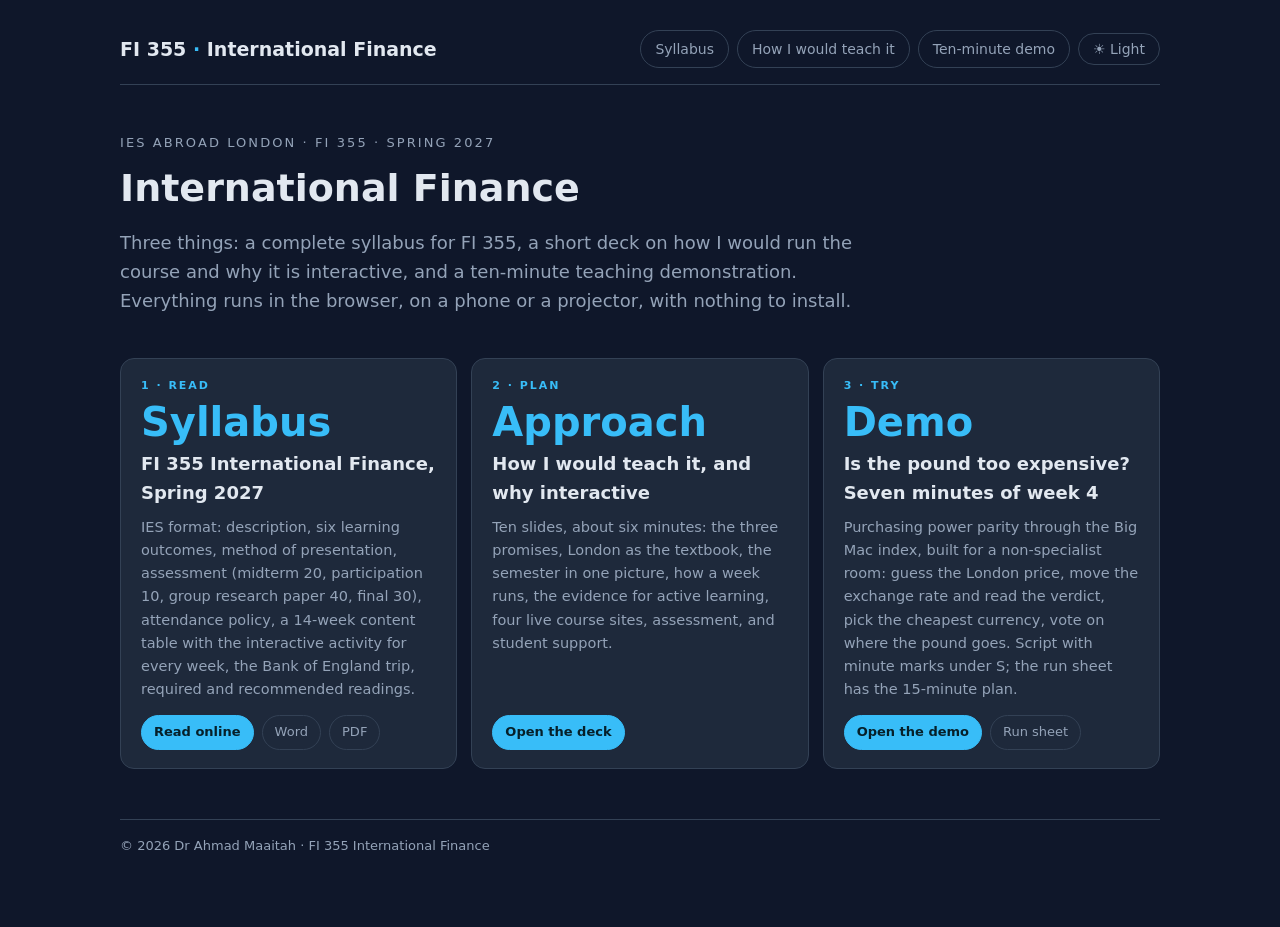
<file: index.html>
<!DOCTYPE html>
<html lang="en">
<head>
<meta charset="utf-8">
<meta name="viewport" content="width=device-width, initial-scale=1">
<title>FI 355 International Finance</title>
<meta name="description" content="FI 355 International Finance at IES Abroad London: a complete syllabus, a short deck on how the course runs and why it is interactive, and a ten-minute interactive teaching demonstration. Dr Ahmad Maaitah.">
<meta name="author" content="Dr Ahmad Maaitah">
<meta name="theme-color" content="#0f172a">
<link rel="icon" href="assets/favicon.svg" type="image/svg+xml">
<link rel="stylesheet" href="assets/css/theme.css">
<style>
  .hero{padding:26px 0 8px}
  .hero h1{font-size:38px}
  .hero .lead{max-width:760px}
  .page .grid.three{grid-template-columns:repeat(auto-fit,minmax(260px,1fr))}
  .three .card{min-height:230px}
  .three .card .big{font-size:40px; font-weight:800; color:var(--accent); line-height:1}
  @media (max-width:720px){ .hero h1{font-size:30px} }
</style>
</head>
<body class="page">
<a class="skip-link" href="#main">Skip to content</a>
<div class="wrap">
  <header class="top">
    <a class="brand" href="index.html">FI 355 <span>&middot;</span> International Finance</a>
    <nav class="links">
      <a href="syllabus/index.html">Syllabus</a>
      <a href="approach/index.html">How I would teach it</a>
      <a href="demo/index.html">Ten-minute demo</a>
      <button type="button" class="btn theme-btn">Light</button>
    </nav>
  </header>

  <main id="main" tabindex="-1">
    <div class="hero">
      <p class="muted" style="margin:0 0 6px; font-size:13px; letter-spacing:.16em; text-transform:uppercase">IES Abroad London &middot; FI 355 &middot; Spring 2027</p>
      <h1>International Finance</h1>
      <p class="lead">Three things: a complete syllabus for FI 355, a short deck on how I would run the course and why it is interactive, and a ten-minute teaching demonstration. Everything runs in the browser, on a phone or a projector, with nothing to install.</p>
    </div>

    <div class="grid three">
      <div class="card">
        <span class="kicker">1 &middot; Read</span>
        <div class="big">Syllabus</div>
        <h3>FI 355 International Finance, Spring 2027</h3>
        <p>IES format: description, six learning outcomes, method of presentation, assessment (midterm 20, participation 10, group research paper 40, final 30), attendance policy, a 14-week content table with the interactive activity for every week, the Bank of England trip, required and recommended readings.</p>
        <div class="meta"><a class="btn primary" href="syllabus/index.html">Read online</a><a class="btn" href="syllabus/FI355-International-Finance-Syllabus-Maaitah.docx">Word</a><a class="btn" href="syllabus/FI355-International-Finance-Syllabus-Maaitah.pdf">PDF</a></div>
      </div>
      <div class="card">
        <span class="kicker">2 &middot; Plan</span>
        <div class="big">Approach</div>
        <h3>How I would teach it, and why interactive</h3>
        <p>Ten slides, about six minutes: the three promises, London as the textbook, the semester in one picture, how a week runs, the evidence for active learning, four live course sites, assessment, and student support.</p>
        <div class="meta"><a class="btn primary" href="approach/index.html">Open the deck</a></div>
      </div>
      <div class="card">
        <span class="kicker">3 &middot; Try</span>
        <div class="big">Demo</div>
        <h3>Is the pound too expensive? Seven minutes of week 4</h3>
        <p>Purchasing power parity through the Big Mac index, built for a non-specialist room: guess the London price, move the exchange rate and read the verdict, pick the cheapest currency, vote on where the pound goes. Script with minute marks under S; the run sheet has the 15-minute plan.</p>
        <div class="meta"><a class="btn primary" href="demo/index.html">Open the demo</a><a class="btn" href="demo/run-sheet.html">Run sheet</a></div>
      </div>
    </div>

    <noscript><p>Without JavaScript the decks still open as plain pages: <a href="syllabus/index.html">syllabus</a>, <a href="approach/index.html">approach</a>, <a href="demo/index.html">demo</a>.</p></noscript>
  </main>

  <footer>&copy; 2026 Dr Ahmad Maaitah &middot; FI 355 International Finance</footer>
</div>
<script src="assets/js/sim-core.js"></script>
<script>SIM.initPage();</script>
</body>
</html>
</file>
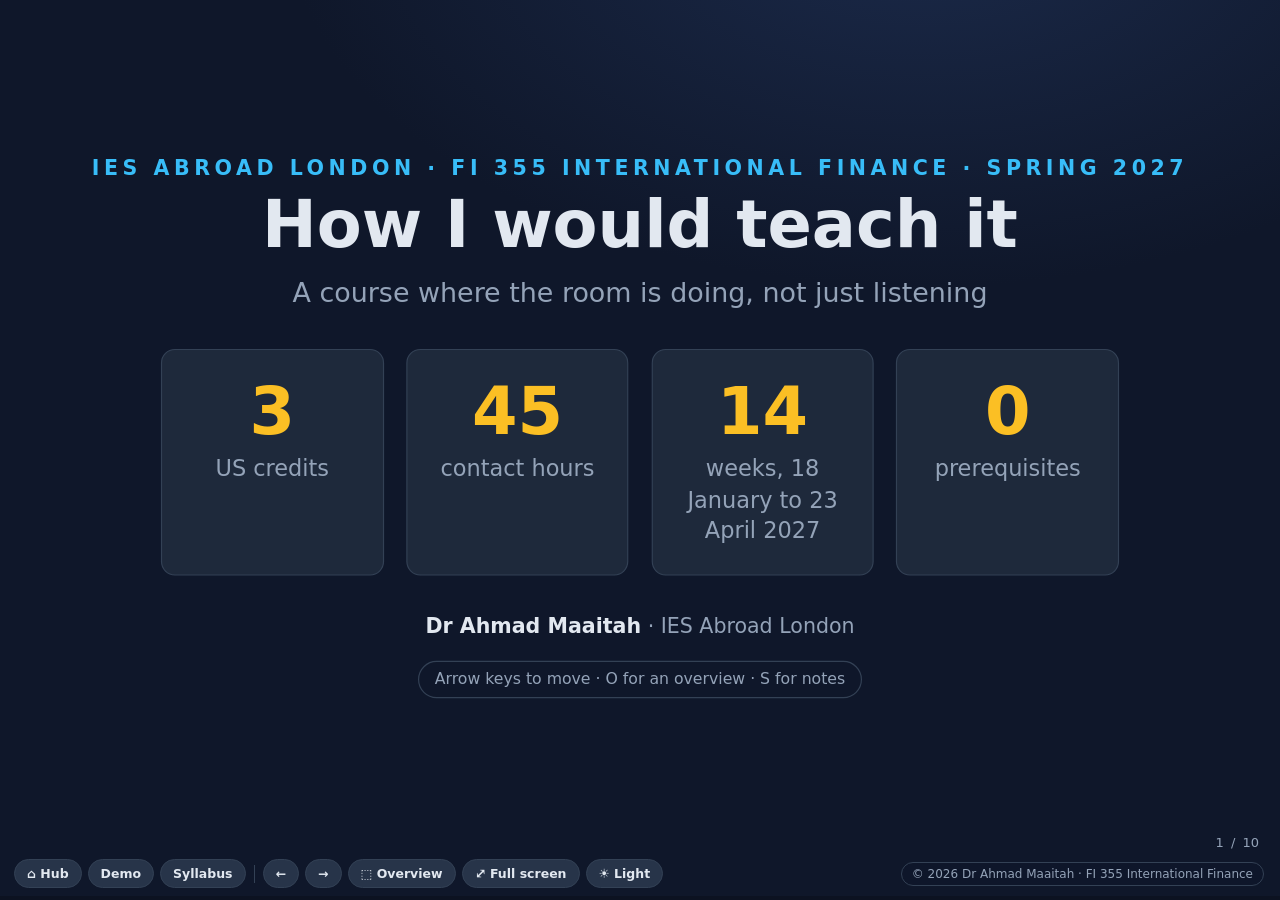
<file: approach/index.html>
<!DOCTYPE html>
<html lang="en">
<head>
<meta charset="utf-8">
<meta name="viewport" content="width=device-width, initial-scale=1">
<title>FI 355 International Finance: how I would teach it</title>
<meta name="description" content="How Dr Ahmad Maaitah would run FI 355 International Finance for IES Abroad London: structure, interactive teaching, assessment and student support.">
<meta name="author" content="Dr Ahmad Maaitah">
<meta name="theme-color" content="#0f172a">
<link rel="icon" href="../assets/favicon.svg" type="image/svg+xml">
<link rel="stylesheet" href="../assets/vendor/reveal/reset.css">
<link rel="stylesheet" href="../assets/vendor/reveal/reveal.css">
<link rel="stylesheet" href="../assets/vendor/reveal/theme/black.css">
<link rel="stylesheet" href="../assets/css/theme.css">
<style>
  .reveal .arc{display:grid; grid-template-columns:2fr 4fr 6fr; gap:.4em; margin:.3em 0 .4em}
  .reveal .arc div{font-size:.5em; text-align:center; color:var(--muted); border-top:3px solid var(--line); padding-top:.3em}
  .reveal .arc div b{display:block; color:var(--ink); font-size:1.1em}
  .reveal .arc .a1{border-top-color:#38bdf8} .reveal .arc .a2{border-top-color:#fbbf24} .reveal .arc .a3{border-top-color:#34d399}
  .reveal .weeks{display:grid; grid-template-columns:repeat(14,1fr); gap:.3em; margin:.2em 0 .5em}
  .reveal .weeks .chip{font-size:.52em; padding:.3em 0; text-align:center; border-radius:10px}
  .reveal .weeks .chip small{display:block; font-size:.72em; color:var(--muted); font-weight:400}
  .reveal .legend{font-size:.48em; color:var(--muted); display:flex; gap:1.2em; justify-content:center; margin:.2em 0}
  .reveal .legend i{display:inline-block; width:.9em; height:.9em; border-radius:3px; vertical-align:middle; margin-right:.3em}
  .reveal .site{display:flex; flex-direction:column}
  .reveal .site a{font-size:.72em; overflow-wrap:anywhere}
  .reveal table.data.assess td:nth-child(2){text-align:center; font-weight:800; color:var(--accent2)}
  .reveal .flow{display:grid; grid-template-columns:1fr 1fr 1fr; gap:.5em}
  .reveal .flow .card{position:relative}
  .reveal .flow .card .t{font-size:.72em; color:var(--accent); letter-spacing:.14em; text-transform:uppercase; font-weight:700}
  .reveal .evidence{display:grid; grid-template-columns:1fr 1fr; gap:.7em; align-items:start}
  .reveal .evidence .panel{font-size:.66em}
</style>
</head>
<body>
<div class="reveal lean"><div class="slides">

<!-- 0 TITLE -->
<section class="center">
  <p class="kicker">IES Abroad London &middot; FI 355 International Finance &middot; Spring 2027</p>
  <h1>How I would teach it</h1>
  <p class="lead">A course where the room is doing, not just listening</p>
  <div class="stats" style="max-width:820px; margin:1em auto">
    <div class="stat"><div class="n">3</div><div class="l">US credits</div></div>
    <div class="stat"><div class="n">45</div><div class="l">contact hours</div></div>
    <div class="stat"><div class="n">14</div><div class="l">weeks, 18 January to 23 April 2027</div></div>
    <div class="stat"><div class="n">0</div><div class="l">prerequisites</div></div>
  </div>
  <p class="meta"><b>Dr Ahmad Maaitah</b> &middot; IES Abroad London</p>
  <p class="keyhint">Arrow keys to move &middot; O for an overview &middot; S for notes</p>
  <aside class="notes"><p>Course facts from the IES Abroad FI 355 course page (3 credits, 45 contact hours, no prerequisites, English); the term runs 18 January to 23 April 2027. Ten slides, about six minutes, then the seven-minute demonstration.</p></aside>
</section>

<!-- 1 PROMISES -->
<section>
  <h2>Three promises to the students</h2>
  <p class="small muted" style="margin-top:0">Upper-level US undergraduates. One semester in London. No prerequisite.</p>
  <div class="cols3">
    <div class="card"><h4>Clarity</h4><p>Every date, reading and rubric on day one. The same rhythm every week.</p></div>
    <div class="card"><h4>Connection</h4><p>Every concept lands on the pound in their pocket and the news that morning.</p></div>
    <div class="card"><h4>Confidence</h4><p>By April: read a quote, price a hedge, test a theory, argue a currency view.</p></div>
  </div>
  <div class="panel tip"><span class="pl">What it needs</span>A projector, a browser and Moodle. Nothing to install.</div>
  <aside class="notes"><p>Who they are: most have one finance or economics course behind them, some have none, so weeks 1 and 2 build the shared language before anything is assumed.</p><p>Clarity: a syllabus with every date, reading and rubric on day one; the Moodle gradebook tells them where they stand within a week of each assessment. Connection: the IES brief is to connect theory to real events; London makes that easy if the course is built for it. Confidence: they leave with a 3,500-word group paper they can show an employer and a transcript grade they understand.</p><p>Keep to 60 seconds. The three words are the spine of everything that follows.</p></aside>
</section>

<!-- 2 LONDON -->
<section>
  <h2>London is the textbook</h2>
  <div class="stats">
    <div class="stat"><div class="n">$9.6tn</div><div class="l">traded in foreign exchange every day</div></div>
    <div class="stat"><div class="n">38%</div><div class="l">of it in the UK, the largest centre</div></div>
    <div class="stat"><div class="n">$4.7tn</div><div class="l">a day through London desks</div></div>
    <div class="stat"><div class="n">89%</div><div class="l">of trades have the dollar on one side</div></div>
  </div>
  <div class="cols">
    <div class="card"><h4>Bank of England Museum, week 3</h4><p>Free entry, two Tube stops away. The anchor for the Black Wednesday case.</p></div>
    <div class="card"><h4>The City walk and the news rota</h4><p>A self-guided walk with questions. One five-minute news briefing per student.</p></div>
  </div>
  <p class="tiny">BIS Triennial Central Bank Survey, April 2025; Bank of England, UK results 2025.</p>
  <aside class="notes"><p>The point for a non-finance room: the students are sitting in the capital of the subject. Nine and a half trillion dollars a day, more than a third of it within two Tube stops of the Centre.</p><p>The visit: Threadneedle Street, the gold bar, the 1992 and 2022 sterling stories, the inflation target; free and bookable. The walk: Bank, Royal Exchange, Lloyd's, with questions to bring to week 5. The rota: every student briefs the room once, from the Financial Times or The Economist that week.</p><p>Sources: BIS press release 30 September 2025 ($9.6 trillion, UK 38 per cent, dollar on 89 per cent of trades); Bank of England summary of UK results 2025 ($4,745 billion a day, 37.8 per cent).</p></aside>
</section>

<!-- 3 SEMESTER PICTURE (interactive) -->
<section class="dense">
  <h2>The semester in one picture</h2>
  <div class="arc"><div class="a1"><b>The system</b>weeks 1 to 2</div><div class="a2"><b>The markets</b>weeks 3 to 6</div><div class="a3"><b>The firm and the world</b>weeks 8 to 13, then the final</div></div>
  <div class="weeks" id="weeks"></div>
  <div class="legend"><span><i style="background:#fbbf24"></i>assessment week</span><span><i style="background:#334155"></i>break</span><span>click any week</span></div>
  <div class="explainer" id="wk-explain"></div>
  <div class="cols3" style="margin-top:.5em">
    <div class="card"><h4>By week 2</h4><p>Read a balance of payments. Explain why a peg breaks.</p></div>
    <div class="card"><h4>By week 6</h4><p>Read a quote. Test parity. Decide whether to hedge.</p></div>
    <div class="card"><h4>By week 13</h4><p>Appraise a project in two currencies. Defend a currency view in writing.</p></div>
  </div>
  <aside class="notes"><p>Click week 4 (the demonstration), week 6 (midterm) and week 13 (paper due). One sentence each. The chips are the whole semester; the syllabus has the readings and the interactive activity for every week. Weights follow the IES course specification: midterm 20, participation 10, group research paper 40, final 30.</p></aside>
</section>

<!-- 4 HOW A WEEK RUNS -->
<section>
  <h2>How a week runs</h2>
  <div class="flow">
    <div class="card"><div class="t">Before class</div><h4>Prepare, 60 to 90 minutes</h4><p>Textbook pages. One current article. A five-question warm-up, not graded.</p></div>
    <div class="card"><div class="t">In class</div><h4>Do: three moves</h4><p><b>Concept</b>, twenty minutes. <b>Interaction</b>: the student changes something. <b>Discussion</b>: the news.</p></div>
    <div class="card"><div class="t">After class</div><h4>Practise</h4><p>A problem set with answers. The project step.</p></div>
  </div>
  <div class="panel def"><span class="pl">Why the same rhythm every week</span>A student new to a city never has to guess what the course wants.</div>
  <aside class="notes"><p>Before: the textbook pages for the week, one article from the Financial Times or The Economist on Moodle, and a warm-up quiz on the course site with instant feedback; it tells me what to spend time on. In class: the concept is worked on the board with one real number; the interaction is a simulation, a poll or a case in pairs; the discussion is the student news briefing and the question of the week. After: worked answers on Moodle and the group project step (topic, data, draft). Everything is posted before the session.</p><p>The one-liner: predictability is a kindness to a student who is 3,000 miles from home.</p></aside>
</section>

<!-- 5 WHY INTERACTIVE -->
<section>
  <h2>Why interactive: the evidence</h2>
  <div class="evidence">
    <div>
      <div class="sim" id="sim-ev">
        <canvas id="cv-ev" width="520" height="230"></canvas>
        <div class="note">Share of students failing, 225 studies. Freeman et al. (2014), <i>PNAS</i>.</div>
      </div>
    </div>
    <div>
      <div class="panel"><span class="pl">The meta-analysis</span>Lecture-only students were <b>1.5 times more likely to fail</b>. Exam scores 6 per cent higher with active learning.</div>
      <div class="panel warn"><span class="pl">The catch</span>Active learners learn more but <b>feel</b> they learn less (Deslauriers et al., 2019). I tell them in week 1.</div>
    </div>
  </div>
  <div class="panel tip"><span class="pl">The rule I build to</span>The student changes something and sees the consequence. Watching me click is not interactive.</div>
  <noscript><div class="sim-fallback">Chart needs JavaScript: it shows failure rates of 34 per cent under lecturing against 22 per cent with active learning (Freeman et al., 2014).</div></noscript>
  <aside class="notes"><p>Freeman et al. (2014), PNAS: 225 studies of undergraduate science, engineering and mathematics courses; failure rates 34 per cent under lecturing against 22 per cent with active learning; exam scores 6 per cent higher. Deslauriers et al. (2019), PNAS: students in active classes learn more but rate their learning lower, so tell them in advance that effort will feel like confusion and they rate the course for what they learned, not how smooth it felt.</p><p>And the subject: finance is a doing discipline; you learn a hedge by placing one and a forecast by making one, safely, in class. In my classroom that means simulations the students drive, live data with the source on the slide, ungraded guesses and votes, and cases from the news. Every session has a moment where the room, not the lecturer, produces the number.</p></aside>
</section>


<!-- 7 BUILT NOT PROMISED -->
<section class="dense">
  <h2>Built, not promised</h2>
  <p class="small muted" style="margin-top:0">Live teaching sites, open to anyone with the link.</p>
  <div class="cols">
    <div class="card site"><h4>MANG2074 Financial Econometrics 1</h4><p>University of Southampton. Simulations, runnable Python and R, quizzes, lab guides.</p><a href="https://ahmad0maaitah.github.io/MANG2074/" target="_blank" rel="noopener">ahmad0maaitah.github.io/MANG2074</a></div>
    <div class="card site"><h4>MANG3095 Research Project in Finance and FinTech</h4><p>University of Southampton. Proposal and dissertation guides with a worked example.</p><a href="https://ahmad0maaitah.github.io/MANG3095/" target="_blank" rel="noopener">ahmad0maaitah.github.io/MANG3095</a></div>
    <div class="card site"><h4>Bloomberg Challenge Hub</h4><p>Career and portfolio simulations: build a portfolio, face a shock, read the result.</p><a href="https://ahmad0maaitah.github.io/bloomberg-challenge-hub/" target="_blank" rel="noopener">ahmad0maaitah.github.io/bloomberg-challenge-hub</a></div>
    <div class="card site"><h4>FinTech Professional Certificate</h4><p>College of Banking and Financial Studies, Muscat. Fifteen lectures, English and Arabic.</p><a href="https://ahmad0maaitah.github.io/FINTECH-CBFS/" target="_blank" rel="noopener">ahmad0maaitah.github.io/FINTECH-CBFS</a></div>
  </div>
  <aside class="notes"><p>Every page is static, works on a phone and can be checked today. Offer to open any of the four on a phone in the room. The MANG2074 site releases content week by week, so some weeks show a lock; the hub and the released weeks are open.</p></aside>
</section>

<!-- 8 ASSESSMENT -->
<section class="dense">
  <h2>Assessment that connects theory to events</h2>
  <table class="data assess">
    <tr><th>Component</th><th>Weight</th><th>Format</th><th>When</th></tr>
    <tr><td>Midterm test</td><td>20%</td><td>Two hours, closed book, weeks 1 to 6</td><td>Week 6</td></tr>
    <tr><td>Participation</td><td>10%</td><td>One news briefing each, plus in-class activities. A rubric, not an impression</td><td>Weekly</td></tr>
    <tr><td>Group research paper</td><td>40%</td><td>3,500 words: one theory, one real event, the analysis between them</td><td>Updates weeks 5 and 8, due week 13</td></tr>
    <tr><td>Final exam</td><td>30%</td><td>Two and a half hours, cumulative, closed book</td><td>Week 14</td></tr>
  </table>
  <div class="cols">
    <div class="panel tip"><span class="pl">Transparent</span>Rubrics in week 1. Mock midterm in week 5. Gradebook within a week.</div>
    <div class="panel warn"><span class="pl">Generative AI</span>Allowed for brainstorming and language, disclosed in one line. Exams are closed book.</div>
  </div>
  <aside class="notes"><p>Weights are the IES course specification; what changes is how each component is run. Participation is one five-minute "FX in the news" briefing per student plus engagement in the activities, scored on a rubric. The paper has two dated status updates with written feedback within a week. The AI line is deliberate: American students expect a stated policy, and a stated policy is enforceable; the analysis must be the group's own.</p><p>The paper is de-risked by design: theory first from a menu of twelve topics in week 3, then two dated updates (week 5 the question and the theory, week 8 the data and a first chart) with written feedback. A group with a question in week 5 and a chart in week 8 cannot fail in week 13. Example topics: parity and the pound after the 2022 mini-budget; the 2024 yen carry-trade unwind; Argentina's peso and the Big Mac; Apple's hedging read from its 10-K.</p></aside>
</section>


<!-- 10 SUPPORT -->
<section class="dense">
  <h2>Supporting students</h2>
  <div class="cols">
    <div class="card"><h4>Structure they recognise</h4><p>Dated syllabus, rubrics, IES letter grades, Moodle updated before every session.</p></div>
    <div class="card"><h4>Access</h4><p>Email answered within one working day.</p></div>
    <div class="card"><h4>Belonging</h4><p>Groups in week 1. The Bank visit in week 3. Every student briefs the room once.</p></div>
    <div class="card"><h4>Honesty</h4><p>Attendance, integrity and AI policies explained with examples in week 1.</p></div>
  </div>
  <div class="panel def"><span class="pl">Experience</span>Module lead, University of Southampton. Executive FinTech programme, Muscat. Mixed cohorts.</div>
  <div class="panel tip"><span class="pl">By week 4</span>Every student has computed a parity rate for something they buy. That session is the demonstration.</div>
  <aside class="notes"><p>Experience with American students and familiarity with US higher-education culture: show them here with the concrete mechanics (syllabus, rubrics, gradebook) rather than a claim. The gradebook is never more than a week behind. Expectations stated early are expectations met. A habit of writing the course down so clearly that a student who missed a week can catch up alone.</p><p>Bridge: "By week 4 every student has computed their own parity rate and the room has argued about whether the pound is too expensive. Let me show you that session the way the students get it." Open the demonstration. First-weeks detail if asked: before day one Moodle is built and the museum visit booked; week 1 forms the groups and opens the currency diary; week 2 is Black Wednesday and defend the peg; week 3 is FX quotes, the arbitrage hunt, the museum and the topic menu.</p></aside>
</section>


<!-- 12 REFERENCES -->
<section>
  <h2>References</h2>
  <ul class="refs">
    <li>Bank for International Settlements (2025) <i>Global FX trading hits $9.6 trillion a day in April 2025 and OTC interest rate derivatives surge 59%</i>. Press release, 30 September. Basel: BIS. Available at: https://www.bis.org/press/p250930.htm (Accessed: 15 October 2026).</li>
    <li>Bank of England (2025) <i>BIS Triennial Survey of foreign exchange and over-the-counter interest rate derivatives markets in April 2025: summary of UK results</i>. London: Bank of England. Available at: https://www.bankofengland.co.uk/-/media/boe/files/statistics/bis-survey/2025/summary-of-uk-survey-results-2025.pdf (Accessed: 15 October 2026).</li>
    <li>Deslauriers, L., McCarty, L.S., Miller, K., Callaghan, K. and Kestin, G. (2019) 'Measuring actual learning versus feeling of learning in response to being actively engaged in the classroom', <i>Proceedings of the National Academy of Sciences</i>, 116(39), pp. 19251 to 19257.</li>
    <li>Eun, C.S., Resnick, B.G. and Chuluun, T. (2024) <i>International Financial Management</i>. 10th edn. New York: McGraw Hill.</li>
    <li>Freeman, S., Eddy, S.L., McDonough, M., Smith, M.K., Okoroafor, N., Jordt, H. and Wenderoth, M.P. (2014) 'Active learning increases student performance in science, engineering, and mathematics', <i>Proceedings of the National Academy of Sciences</i>, 111(23), pp. 8410 to 8415.</li>
    <li>IES Abroad (2026) <i>FI 355 International Finance: course description</i>. Chicago: IES Abroad. Available at: https://iesabroad.org/programs/courses/fi-355-international-finance-0 (Accessed: 15 October 2026).</li>
  </ul>
  <div class="files"><a href="../index.html">Hub</a><a href="../demo/index.html">Demonstration</a><a href="../syllabus/index.html">Syllabus</a></div>
</section>

</div></div>

<script src="../assets/vendor/reveal/reveal.js"></script>
<script src="../assets/vendor/reveal/plugin/notes/notes.js"></script>
<script src="../assets/js/sim-core.js"></script>
<script>
SIM.initDeck({ hub: '../index.html', links: [{ href: '../demo/index.html', label: 'Demo' }, { href: '../syllabus/index.html', label: 'Syllabus' }] });

/* ---------- the semester picture ---------- */
(function () {
  var WEEKS = [
    [1, '18 Jan', 'Why international finance, and why London', 'Currency diary opens: what did your $1,000 buy this week? Groups formed, news-briefing rota agreed.', 'a1'],
    [2, '25 Jan', 'The international monetary system and the balance of payments', 'Case: Black Wednesday 1992. Simulation: defend the peg with reserves and interest rates, and watch them run out.', 'a1'],
    [3, '1 Feb', 'The foreign exchange market: quotes, spot, forward, cross rates', 'Triangular arbitrage hunt with live quotes. Course-related trip: Bank of England Museum. Paper topic menu opens.', 'a2'],
    [4, '8 Feb', 'Parity: purchasing power, interest rates and the Fisher effects; forecasting', 'The Big Mac calculator (the demonstration). Covered interest arbitrage with today\'s rates.', 'a2'],
    [5, '15 Feb', 'Currency futures and options; the carry trade', 'Option payoff builder. Project status update one: the question and the theory. Mock midterm released.', 'a2', 'mark'],
    [6, '22 Feb', 'Managing exposure: transaction, economic and translation; hedge or not', 'Hedge-or-not game with a real invoice. Midterm test (20 per cent).', 'a2', 'mark'],
    [7, '1 Mar', 'Mid-semester break (week confirmed by the IES London calendar)', 'No class. Groups use the week for data collection.', 'brk'],
    [8, '8 Mar', 'International banking and money markets; after LIBOR: SOFR and SONIA', 'Build a bank balance sheet. Project status update two: the data and a first chart.', 'a3', 'mark'],
    [9, '15 Mar', 'International bond and equity markets; portfolio diversification', 'Diversification simulation: move the correlation, watch the risk fall, then add the currency.', 'a3'],
    [10, '22 Mar', 'Foreign direct investment, cost of capital and capital budgeting for the multinational', 'Two-currency project appraisal: the same project, two answers, one decision.', 'a3'],
    [11, '29 Mar', 'Cash management, trade finance, tax and transfer pricing', 'Netting puzzle: cut a multinational\'s payments in half. Letter of credit walk-through.', 'a3'],
    [12, '5 Apr', 'Current topics: digital money, sanctions and the dollar, climate and currencies', 'Student-led: the news briefings become a debate. Paper clinic.', 'a3'],
    [13, '12 Apr', 'Review and integration: the course in one hour', 'Group research paper due (40 per cent). Practice final with answers.', 'a3', 'mark'],
    [14, '19 Apr', 'Final examinations (dates set by IES Abroad London)', 'Final exam (30 per cent), cumulative, closed book.', 'a3', 'mark']
  ];
  var box = document.getElementById('weeks'), ex = document.getElementById('wk-explain'), cur = null;
  function show(w) {
    if (cur) cur.classList.remove('on');
    cur = box.children[w[0] - 1]; cur.classList.add('on');
    ex.innerHTML = '<h4>Week ' + w[0] + ' (' + w[1] + '): ' + w[2] + '</h4><p>' + w[3] + '</p>';
  }
  WEEKS.forEach(function (w) {
    var b = document.createElement('button'); b.type = 'button'; b.className = 'chip' + (w[5] === 'mark' ? ' mark' : '');
    if (w[4] === 'brk') b.style.opacity = '.55';
    b.innerHTML = w[0] + '<small>' + w[1] + '</small>'; b.setAttribute('aria-label', 'Week ' + w[0] + ': ' + w[2]);
    b.addEventListener('click', function () { show(w); });
    box.appendChild(b);
  });
  show(WEEKS[3]);
})();

/* ---------- evidence chart ---------- */
(function () {
  var plot = new SIM.Plot('cv-ev', { xmin: 0, xmax: 1, ymin: 0, ymax: 40, title: 'Share of students failing, per cent', margin: { l: 48, r: 14, t: 30, b: 34 } });
  function draw() {
    var C = SIM.colors;
    plot.clear(); plot.axes({ yticks: 4, yfmt: function (v) { return v + '%'; }, noxticks: true });
    plot.bars([
      { label: 'Traditional lecturing', value: 34, color: C.bad, note: '34%' },
      { label: 'Active learning', value: 22, color: C.good, note: '22%' }
    ], { labelsAtBottom: true, width: 0.5, labelSize: 13, noteSize: 15 });
  }
  SIM.onRedraw(draw); draw();
})();
</script>
</body>
</html>
</file>
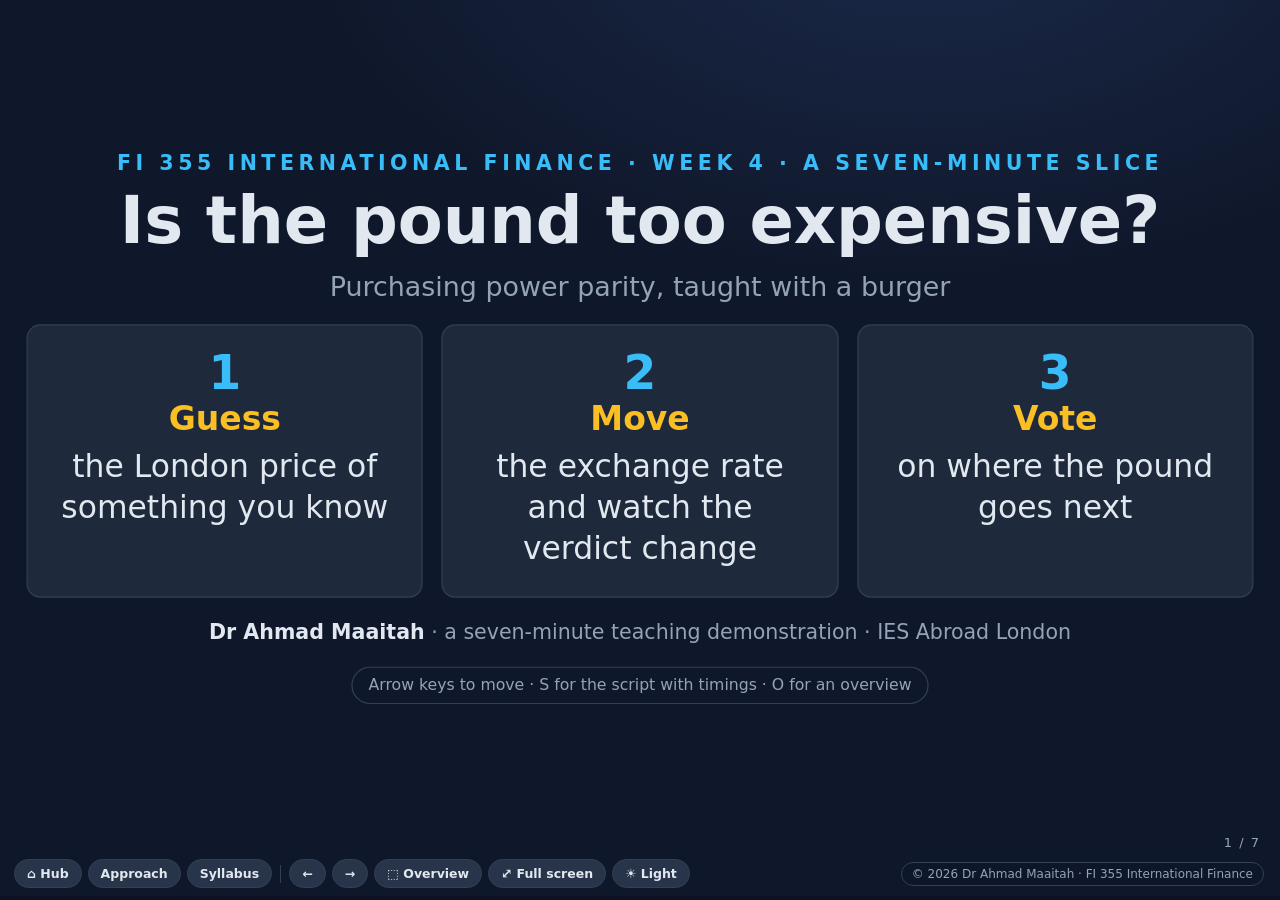
<file: demo/index.html>
<!DOCTYPE html>
<html lang="en">
<head>
<meta charset="utf-8">
<meta name="viewport" content="width=device-width, initial-scale=1">
<title>Is the pound too expensive? A seven-minute slice of FI 355</title>
<meta name="description" content="Seven-minute interactive teaching demonstration for FI 355 International Finance at IES Abroad London: purchasing power parity through the Big Mac index. Dr Ahmad Maaitah.">
<meta name="author" content="Dr Ahmad Maaitah">
<meta name="theme-color" content="#0f172a">
<link rel="icon" href="../assets/favicon.svg" type="image/svg+xml">
<link rel="stylesheet" href="../assets/vendor/reveal/reset.css">
<link rel="stylesheet" href="../assets/vendor/reveal/reveal.css">
<link rel="stylesheet" href="../assets/vendor/reveal/theme/black.css">
<link rel="stylesheet" href="../assets/css/theme.css">
<style>
  .reveal .cols.wide{grid-template-columns:3fr 2fr}
  .reveal .sim.compact{padding:.4em .6em}
  .reveal .ctl label{min-width:0; white-space:nowrap}
  .reveal #ctl-bm-prices .ctl:last-child{flex:1 1 300px}
  .reveal .why{display:grid; grid-template-columns:1fr 1fr; gap:.5em}
  .reveal .why .card{font-size:.8em}
  .reveal .why .card h4{font-size:1.05em}
  .reveal .vote{display:flex; gap:.5em; justify-content:center; margin:.4em 0}
  .reveal .vote button{font:inherit; font-size:.62em; font-weight:700; border-radius:999px; padding:.4em 1.2em; cursor:pointer; background:var(--panel); border:2px solid var(--line); color:var(--ink)}
  .reveal .vote button.on{border-color:var(--accent); color:var(--accent); background:rgba(56,189,248,.12)}
  .reveal .vote .tally{font-family:var(--mono); color:var(--accent2); margin-left:.4em}
  .reveal .steps{display:grid; grid-template-columns:1fr 1fr 1fr; gap:.5em; margin:.5em 0}
  .reveal .steps .card{text-align:center}
  .reveal .steps .card .big{font-size:1.5em}
</style>
</head>
<body>
<div class="reveal lean"><div class="slides">

<!-- 0 TITLE -->
<section class="center">
  <p class="kicker">FI 355 International Finance &middot; Week 4 &middot; a seven-minute slice</p>
  <h1>Is the pound too expensive?</h1>
  <p class="lead">Purchasing power parity, taught with a burger</p>
  <div class="steps">
    <div class="card"><div class="big" style="color:#38bdf8">1</div><h4>Guess</h4><p>the London price of something you know</p></div>
    <div class="card"><div class="big" style="color:#38bdf8">2</div><h4>Move</h4><p>the exchange rate and watch the verdict change</p></div>
    <div class="card"><div class="big" style="color:#38bdf8">3</div><h4>Vote</h4><p>on where the pound goes next</p></div>
  </div>
  <p class="meta"><b>Dr Ahmad Maaitah</b> &middot; a seven-minute teaching demonstration &middot; IES Abroad London</p>
  <p class="keyhint">Arrow keys to move &middot; S for the script with timings &middot; O for an overview</p>
  <aside class="notes">
    <p><b>0:00 to 0:20.</b> Say: "This is week 4 the way the students get it, and this room is exactly the room I would have in January. In the next seven minutes you will guess, move and vote. The only equipment is a browser."</p>
    <p>Everything on these slides runs locally. No login, no wifi needed once the page is open.</p>
  </aside>
</section>

<!-- 1 HOOK -->
<section>
  <h2>You land at Heathrow with $1,000</h2>
  <div class="cols wide">
    <div>
      <div class="sim compact" id="sim-land">
        <canvas id="cv-land" width="620" height="250"></canvas>
        <div class="controls-row" id="ctl-land"></div>
        <div class="note">Month-end rates, dollars per pound. OFX, accessed 15 October 2026.</div>
      </div>
      <noscript><div class="sim-fallback">This chart needs JavaScript. It shows the dollar price of one pound moving between about $1.31 and $1.36 over the past year, so $1,000 bought between roughly £736 and £760.</div></noscript>
    </div>
    <div>
      <p class="small muted" style="margin-top:0">At today's rate your $1,000 becomes</p>
      <div class="bignum" id="land-gbp">&pound;754.77</div>
      <p class="tiny" id="land-rate">1 pound = $1.3249 (OFX interbank, 15 October 2026)</p>
      <div class="panel def"><span class="pl">The question</span>Who decided a pound costs $1.32? <b>Is that the right price?</b></div>
      <p class="tiny">Drag the slider: the same $1,000 at other rates this year.</p>
    </div>
  </div>
  <aside class="notes">
    <p><b>0:20 to 1:20.</b> Ask the room: "Who has changed money for a trip?" Point at the big number. "Every one of our students lives this. The same $1,000 bought £736 in February and £760 in November. Nobody voted on that price; the market set it, nine and a half trillion dollars of trades a day, most of it in this city."</p>
    <p>Move the slider once so the number changes. Then land the question: "Is $1.32 the right price for a pound? Finance has a tool for that and it is a burger."</p>
    <p>Do not explain the chart; it is scenery. The number is the point.</p>
  </aside>
</section>

<!-- 2 GUESS -->
<section>
  <h2>One burger, one price?</h2>
  <p class="small" style="margin-top:0">The <em>law of one price</em>: the same thing costs the same everywhere, once you convert. A Big Mac is the same thing everywhere.</p>
  <div class="cols">
    <div class="card"><h4>New York</h4><p class="big">$6.12</p><p>The Economist, Big Mac index, January 2026.</p></div>
    <div class="card" id="g-london"><h4>London: your guess?</h4><p>At $1.32 per pound the law of one price says <b id="g-fair">&pound;4.62</b>. Does it?</p><p class="tiny">Hands up, then Reveal.</p></div>
  </div>
  <div class="guess" id="guess">
    <button type="button" data-v="3.99">&pound;3.99<span class="tally">0 votes</span></button>
    <button type="button" data-v="4.62">&pound;4.62<span class="tally">0 votes</span></button>
    <button type="button" data-v="5.29" data-ok>&pound;5.29<span class="tally">0 votes</span></button>
    <button type="button" data-v="6.49">&pound;6.49<span class="tally">0 votes</span></button>
  </div>
  <div class="controls-row" style="justify-content:center; font-size:.7em; margin:.2em 0"><button type="button" class="btn primary" id="g-reveal">Reveal</button><button type="button" class="btn" id="g-reset">Reset</button></div>
  <aside class="notes">
    <p><b>1:20 to 2:50.</b> "Same burger, same recipe, same company. If the exchange rate is 'right', the London price should be the New York price divided by the rate: $6.12 divided by 1.32 is £4.62. Hands up: who says £3.99? £4.62? £5.29? £6.49?" Click the tallies as hands go up, then Reveal.</p>
    <p>The answer is £5.29 (The Economist, January 2026). Say: "So London charges 14 per cent more for the same burger. Either the burger is wrong or the exchange rate is. Economists bet on the exchange rate, and that is purchasing power parity: the rate that would make the burger cost the same in both places."</p>
    <p>If someone picks £4.62, celebrate it: "That is exactly what the theory predicts. Reality disagrees, and the gap is today's lesson."</p>
  </aside>
</section>

<!-- 3 CALCULATOR -->
<section class="dense">
  <h2>The Big Mac calculator</h2>
  <div class="sim" id="sim-bm">
    <div class="controls-row" id="ctl-bm-prices"></div>
    <div class="controls-row" id="ctl-bm"></div>
    <canvas id="cv-bm" width="900" height="225"></canvas>
    <div class="verdict" id="bm-verdict">&nbsp;</div>
    <div class="note">Prices: The Economist, January 2026 (editable). Rate: OFX, 15 October 2026. <em>PPP rate</em> = US price &divide; London price.</div>
  </div>
  <noscript><div class="sim-fallback">This simulation needs JavaScript. With a $6.12 burger in the US and a £5.29 burger in London, the purchasing power parity rate is $1.16 per pound. At a market rate of $1.32 the pound is about 14 per cent overvalued: a dollar buys less burger in London than at home.</div></noscript>
  <aside class="notes">
    <p><b>2:50 to 5:00.</b> The centrepiece; give it the time. Walk through the three numbers once: "US price $6.12. London price £5.29. Divide: $1.16 per pound. That is the burger's opinion of what a pound should cost. The market says $1.32. The pound is 14 per cent overvalued: your dollars buy less burger here than at home."</p>
    <p>Hand the slider to someone in the room, or do it yourself: drag to 1.16 ("fair value, the verdict goes green"), drag to 1.00 ("now London is the bargain, and American tourists flood in"), drag to 1.50 ("a dollar buys almost nothing here"). Press the Today button to return.</p>
    <p>Point out for the room: "This is what interactive means in my classroom. The student changes a number and the picture answers. Nobody is copying a formula from a slide; they are using one."</p>
    <p>If a new Economist edition is out, type the new prices into the two boxes live; the whole slide recomputes.</p>
  </aside>
</section>

<!-- 4 WORLD + QUIZ -->
<section class="dense">
  <h2>The world in burgers</h2>
  <div class="cols wide">
    <div>
      <div class="sim compact">
        <canvas id="cv-world" width="600" height="300"></canvas>
        <div class="note">Currency over (+) or under (&minus;) valued against the dollar. The Economist, January 2026.</div>
      </div>
      <noscript><div class="sim-fallback">Chart needs JavaScript. Most overvalued: Swiss franc (+48%). Most undervalued among the ten shown: Indian rupee (&minus;59%), then the Japanese yen (&minus;50%).</div></noscript>
    </div>
    <div class="quiz">
      <div class="q">Where does a dollar buy the most burger?</div>
      <div class="opt">Swiss franc</div>
      <div class="opt">Euro</div>
      <div class="opt" data-ok>Japanese yen</div>
      <div class="opt">British pound</div>
      <div class="explain">Tokyo &yen;480 is about $3.03: the yen is 50 per cent undervalued. Zurich CHF 7.30 is about $9.08.</div>
    </div>
  </div>
  <aside class="notes">
    <p><b>5:00 to 6:10.</b> "Same exercise, fifty countries, one chart. Green bars are cheap for a dollar-holder; red bars are expensive. Quiz: where does a dollar buy the most burger?" Let the room choose; the correct option lights up green, a wrong one red, and the explanation appears.</p>
    <p>Then the pattern: "Look at who is red: Switzerland, Norway, Britain, the euro area. Rich places. Look at who is green: India, Japan, China, Brazil. The index is not random, which is the clue to why the pound does not simply fall to $1.16."</p>
  </aside>
</section>

<!-- 5 VOTE AND THE IDEA -->
<section>
  <h2>So why doesn't the pound just fall to $1.16?</h2>
  <div class="cols">
    <div class="card"><h4>Money moves faster than menus</h4><p><b>$9.6 trillion a day</b> of currency trading (BIS, 2025). Burger prices change twice a year.</p></div>
    <div class="card"><h4>A compass, not a clock</h4><p>Parity says where fair is, not when you get there.</p></div>
  </div>
  <p class="small" style="margin-top:.5em"><b>Vote:</b> by April, will a pound cost <em>less</em> than $1.32?</p>
  <div class="vote" id="vote">
    <button type="button" data-k="less">Less <span class="tally">0</span></button>
    <button type="button" data-k="same">About the same <span class="tally">0</span></button>
    <button type="button" data-k="more">More <span class="tally">0</span></button>
  </div>
  <div class="panel def" style="margin-top:.6em"><span class="pl">The idea</span>Exchange rates wander; prices anchor. <b>Purchasing power parity</b> is the rate at which the same goods cost the same in two countries.</div>
  <aside class="notes">
    <p><b>6:10 to 7:00.</b> Two reasons, one line each: money trades $9.6 trillion a day, 38 per cent of it in the UK, and moves in seconds while menus change twice a year; parity is a compass, not a clock, so it says where fair is, not when you arrive. If asked for more: no burger arbitrage across borders, and rent, wages and VAT sit inside the price (the Balassa-Samuelson effect).</p>
    <p>The vote: click the tallies as hands go up. Landing line: "You have just made a currency forecast. Parity gave you a target, $1.16; your instinct gave you a timing. Separating the two is the rest of week 4, and the group project." Then read the idea panel slowly and close: "Three things you saw: a guess, a slider and a vote. Every week of the course runs this way. Students leave with a number they computed themselves, not a definition they copied." Homework, if asked: price something you buy in London and at home, compute your own parity rate, post it on Moodle. Stop at 7:00 and open the syllabus from the toolbar.</p>
  </aside>
</section>

<!-- 7 REFERENCES -->
<section>
  <h2>References</h2>
  <ul class="refs">
    <li>Bank for International Settlements (2025) <i>Global FX trading hits $9.6 trillion a day in April 2025 and OTC interest rate derivatives surge 59%</i>. Press release, 30 September. Basel: BIS. Available at: https://www.bis.org/press/p250930.htm (Accessed: 15 October 2026).</li>
    <li>Bank of England (2025) <i>BIS Triennial Survey of foreign exchange and over-the-counter interest rate derivatives markets in April 2025: summary of UK results</i>. London: Bank of England. Available at: https://www.bankofengland.co.uk/-/media/boe/files/statistics/bis-survey/2025/summary-of-uk-survey-results-2025.pdf (Accessed: 15 October 2026).</li>
    <li>Eun, C.S., Resnick, B.G. and Chuluun, T. (2024) <i>International Financial Management</i>. 10th edn. New York: McGraw Hill. Chapter 6, International parity relationships and forecasting foreign exchange rates.</li>
    <li>OFX (2026) <i>GBP to USD exchange rate and historical rates</i>. Available at: https://www.ofx.com/en-hk/exchange-rates/gbp-to-usd/ (Accessed: 15 October 2026).</li>
    <li>Rogoff, K. (1996) 'The purchasing power parity puzzle', <i>Journal of Economic Literature</i>, 34(2), pp. 647 to 668.</li>
    <li>The Economist (2026) <i>The Big Mac index</i>, January 2026 edition. London: The Economist. Available at: https://www.economist.com/big-mac-index (Accessed: 15 October 2026, via the published country tables).</li>
  </ul>
  <p class="tiny">Every figure on these slides comes from the sources above. The prices and the rate on slide 4 are editable for the latest edition.</p>
  <div class="files"><a href="../index.html">Hub</a><a href="../approach/index.html">How I would teach the module</a><a href="../syllabus/index.html">Syllabus</a></div>
</section>

</div></div>

<script src="../assets/vendor/reveal/reveal.js"></script>
<script src="../assets/vendor/reveal/plugin/notes/notes.js"></script>
<script src="../assets/js/sim-core.js"></script>
<script>
SIM.initDeck({ hub: '../index.html', links: [{ href: '../approach/index.html', label: 'Approach' }, { href: '../syllabus/index.html', label: 'Syllabus' }] });

/* ---------- shared data (every number sourced on the slides) ---------- */
var RATE_TODAY = 1.3249;                 /* OFX interbank, 15 Oct 2026 */
var US_PRICE = 6.12, UK_PRICE = 5.29;    /* The Economist, Big Mac index, January 2026 */
var HISTORY = [                           /* OFX month-end, USD per GBP */
  ['Nov 25', 1.3150], ['Dec 25', 1.3387], ['Jan 26', 1.3514], ['Feb 26', 1.3580], ['Mar 26', 1.3340], ['Apr 26', 1.3444],
  ['May 26', 1.3491], ['Jun 26', 1.3322], ['Jul 26', 1.3383], ['Aug 26', 1.3539], ['Sep 26', 1.3420], ['Oct 26', 1.3249]
];
var WORLD = [                             /* The Economist, January 2026, raw index vs USD */
  ['Swiss', 48.4], ['Norway', 22.8], ['UK', 15.7], ['Euro', 15.3], ['Mexico', 0.8],
  ['Canada', -9.4], ['Brazil', -27.3], ['China', -40.2], ['Japan', -50.5], ['India', -58.9]
];

/* ---------- slide 1: landing money ---------- */
(function () {
  var rate = RATE_TODAY, dollars = 1000;
  var ctl = document.getElementById('ctl-land');
  var plot = new SIM.Plot('cv-land', { xmin: 0, xmax: HISTORY.length - 1, ymin: 1.28, ymax: 1.38, title: 'Dollars per pound, month-end', margin: { l: 56, r: 14, t: 30, b: 34 } });
  function draw() {
    var C = SIM.colors;
    plot.clear();
    plot.axes({ yticks: 5, yfmt: function (v) { return '$' + v.toFixed(2); }, xticks: HISTORY.length - 1, xfmt: function (v) { var i = Math.round(v); return (i % 2 === 0 || i === HISTORY.length - 1) ? HISTORY[i][0] : ''; } });
    var xs = [], ys = [];
    HISTORY.forEach(function (h, i) { xs.push(i); ys.push(h[1]); });
    plot.line(xs, ys, { color: C.accent, width: 2.5 });
    xs.forEach(function (x, i) { plot.ctx.fillStyle = C.accent; plot.ctx.beginPath(); plot.ctx.arc(plot.xpix(x), plot.ypix(ys[i]), 3.2, 0, 6.3); plot.ctx.fill(); });
    plot.hline(rate, { color: C.accent2, label: 'slider: $' + rate.toFixed(3) });
    document.getElementById('land-gbp').innerHTML = '&pound;' + SIM.fmt.money(dollars / rate, '', 2);
    document.getElementById('land-rate').textContent = rate === RATE_TODAY ? '1 pound = $1.3249 (OFX interbank, 15 October 2026, 05:04 UTC)' : '1 pound = $' + rate.toFixed(3) + ' (slider value; today is $1.3249)';
  }
  var sl = SIM.slider(ctl, { label: '$ per pound', min: 1.00, max: 1.60, step: 0.005, value: rate, fmt: function (v) { return '$' + v.toFixed(3); } }, function (v) { rate = v; draw(); });
  SIM.button(ctl, 'Today', function () { sl.setExact(RATE_TODAY); });
  SIM.onRedraw(draw); draw();
})();

/* ---------- slide 2: guess ---------- */
(function () {
  var box = document.getElementById('guess'), card = document.getElementById('g-london'), revealed = false;
  var btns = Array.prototype.slice.call(box.querySelectorAll('button'));
  var tally = btns.map(function () { return 0; });
  document.getElementById('g-fair').innerHTML = '&pound;' + (US_PRICE / RATE_TODAY).toFixed(2);
  var question = card.innerHTML;   /* the answer replaces the question in the same card, so the slide never grows */
  btns.forEach(function (b, i) { b.addEventListener('click', function () { if (revealed) return; tally[i]++; b.querySelector('.tally').textContent = tally[i] + (tally[i] === 1 ? ' vote' : ' votes'); }); });
  document.getElementById('g-reveal').addEventListener('click', function () {
    revealed = true;
    btns.forEach(function (b) { b.classList.add(b.hasAttribute('data-ok') ? 'hit' : 'miss'); });
    var over = (UK_PRICE * RATE_TODAY / US_PRICE - 1) * 100;
    card.innerHTML = '<h4>London</h4><p class="big" style="color:var(--bad)">&pound;' + UK_PRICE.toFixed(2) + '</p><p>That is <b>$' + (UK_PRICE * RATE_TODAY).toFixed(2) + '</b> at $' + RATE_TODAY.toFixed(2) + ': ' + over.toFixed(1) + ' per cent more than New York.</p>';
  });
  document.getElementById('g-reset').addEventListener('click', function () {
    revealed = false; tally = btns.map(function () { return 0; });
    btns.forEach(function (b) { b.classList.remove('hit', 'miss'); b.querySelector('.tally').textContent = '0 votes'; });
    card.innerHTML = question;
  });
})();

/* ---------- slide 3: the calculator ---------- */
(function () {
  var us = US_PRICE, uk = UK_PRICE, rate = RATE_TODAY;
  var pc = document.getElementById('ctl-bm-prices'), ctl = document.getElementById('ctl-bm'), verdict = document.getElementById('bm-verdict');
  var plot = new SIM.Plot('cv-bm', { xmin: 0, xmax: 1, ymin: 0, ymax: 10, title: 'What one Big Mac costs, in US dollars', margin: { l: 56, r: 190, t: 30, b: 30 } });
  function draw() {
    var C = SIM.colors, ppp = us / uk, ukd = uk * rate, dev = (rate / ppp - 1) * 100;
    plot.ymax = Math.max(10, Math.ceil(Math.max(us, ukd) + 1));
    plot.clear();
    plot.axes({ yticks: 5, yfmt: function (v) { return '$' + v.toFixed(0); }, noxticks: true });
    var ukColor = dev > 2 ? C.bad : (dev < -2 ? C.good : C.accent2);
    plot.bars([
      { label: 'US burger', value: us, color: C.accent, note: '$' + us.toFixed(2) },
      { label: 'London burger at $' + rate.toFixed(2) + ' per pound', value: ukd, color: ukColor, note: '$' + ukd.toFixed(2) }
    ], { labelsAtBottom: true, width: 0.5, labelSize: 13, noteSize: 14 });
    plot.hline(us, { color: C.accent, dash: [4, 4], width: 1 });
    /* side panel with the three numbers */
    var x = plot.W - plot.m.r + 14, y = plot.m.t + 6;
    plot.text(x, y + 12, 'PPP rate', { color: C.text, size: 12 });
    plot.text(x, y + 34, '$' + ppp.toFixed(3) + ' per £', { color: C.accent2, size: 17, weight: 800 });
    plot.text(x, y + 60, 'Market rate', { color: C.text, size: 12 });
    plot.text(x, y + 82, '$' + rate.toFixed(3) + ' per £', { color: C.ink, size: 17, weight: 800 });
    plot.text(x, y + 108, 'Pound vs parity', { color: C.text, size: 12 });
    plot.text(x, y + 130, Math.abs(dev) < 0.05 ? '0.0%' : SIM.fmt.pct(dev, 1), { color: ukColor, size: 20, weight: 800 });
    plot.text(x, y + 150, '= market ÷ PPP − 1', { color: C.muted, size: 11, weight: 400 });
    var cls = Math.abs(dev) <= 2 ? 'good' : (dev > 0 ? 'bad' : 'mid');
    var msg;
    if (Math.abs(dev) <= 2) msg = 'At $' + rate.toFixed(2) + ' the pound is <b>at fair value</b>: the burger costs the same on both sides of the Atlantic.';
    else if (dev > 0) msg = 'The pound is <b>overvalued by ' + dev.toFixed(1) + ' per cent</b>: your dollars buy less burger in London than at home. London is the expensive side.';
    else msg = 'The pound is <b>undervalued by ' + Math.abs(dev).toFixed(1) + ' per cent</b>: London is the bargain, and American visitors get more burger for their dollars.';
    verdict.className = 'verdict ' + cls; verdict.innerHTML = msg;
  }
  SIM.number(pc, { label: 'US price $', value: us, step: 0.01, min: 0.5 }, function (v) { us = v; draw(); });
  SIM.number(pc, { label: 'London price £', value: uk, step: 0.01, min: 0.5 }, function (v) { uk = v; draw(); });
  var sl = SIM.slider(pc, { label: 'Rate $ per £', min: 1.00, max: 1.60, step: 0.005, value: rate, fmt: function (v) { return '$' + v.toFixed(3); } }, function (v) { rate = v; draw(); });
  SIM.button(ctl, 'Today $1.32', function () { sl.setExact(RATE_TODAY); });
  SIM.button(ctl, 'Fair value', function () { sl.setExact(us / uk); });   /* exactly parity: market / PPP = 1 */
  SIM.button(ctl, 'Dollar strong $1.10', function () { sl.set(1.10); });
  SIM.button(ctl, 'Pound strong $1.50', function () { sl.set(1.50); });
  SIM.onRedraw(draw); draw();
})();

/* ---------- slide 4: the world ---------- */
(function () {
  var plot = new SIM.Plot('cv-world', { xmin: 0, xmax: 1, ymin: -70, ymax: 70, title: 'Raw Big Mac index, January 2026: currency vs US dollar', margin: { l: 50, r: 10, t: 30, b: 34 } });
  function draw() {
    var C = SIM.colors;
    plot.clear();
    plot.axes({ yticks: 14, yfmt: function (v) { var r = Math.round(v); return (r % 20 === 0 || r === -70 || r === 70) ? (r > 0 ? '+' : '') + r + '%' : ''; }, noxticks: true });
    plot.hline(0, { color: C.axis, dash: [], width: 1.5 });
    plot.bars(WORLD.map(function (w) { return { label: w[0], value: w[1], color: w[1] > 0 ? C.bad : C.good, note: (w[1] > 0 ? '+' : '−') + Math.abs(w[1]).toFixed(0), noteColor: C.ink }; }), { labelsAtBottom: true, width: 0.6, labelSize: 11, noteSize: 11.5 });
    plot.legend([{ label: 'dear for a dollar-holder (overvalued)', color: C.bad }, { label: 'cheap for a dollar-holder (undervalued)', color: C.good }], { dx: 250, dy: 4 });
  }
  SIM.onRedraw(draw); draw();
})();

/* ---------- slide 5: the vote ---------- */
(function () {
  var box = document.getElementById('vote'), t = {};
  box.querySelectorAll('button').forEach(function (b) { t[b.dataset.k] = 0; b.addEventListener('click', function () { t[b.dataset.k]++; b.querySelector('.tally').textContent = t[b.dataset.k]; b.classList.add('on'); }); });
})();
</script>
</body>
</html>
</file>
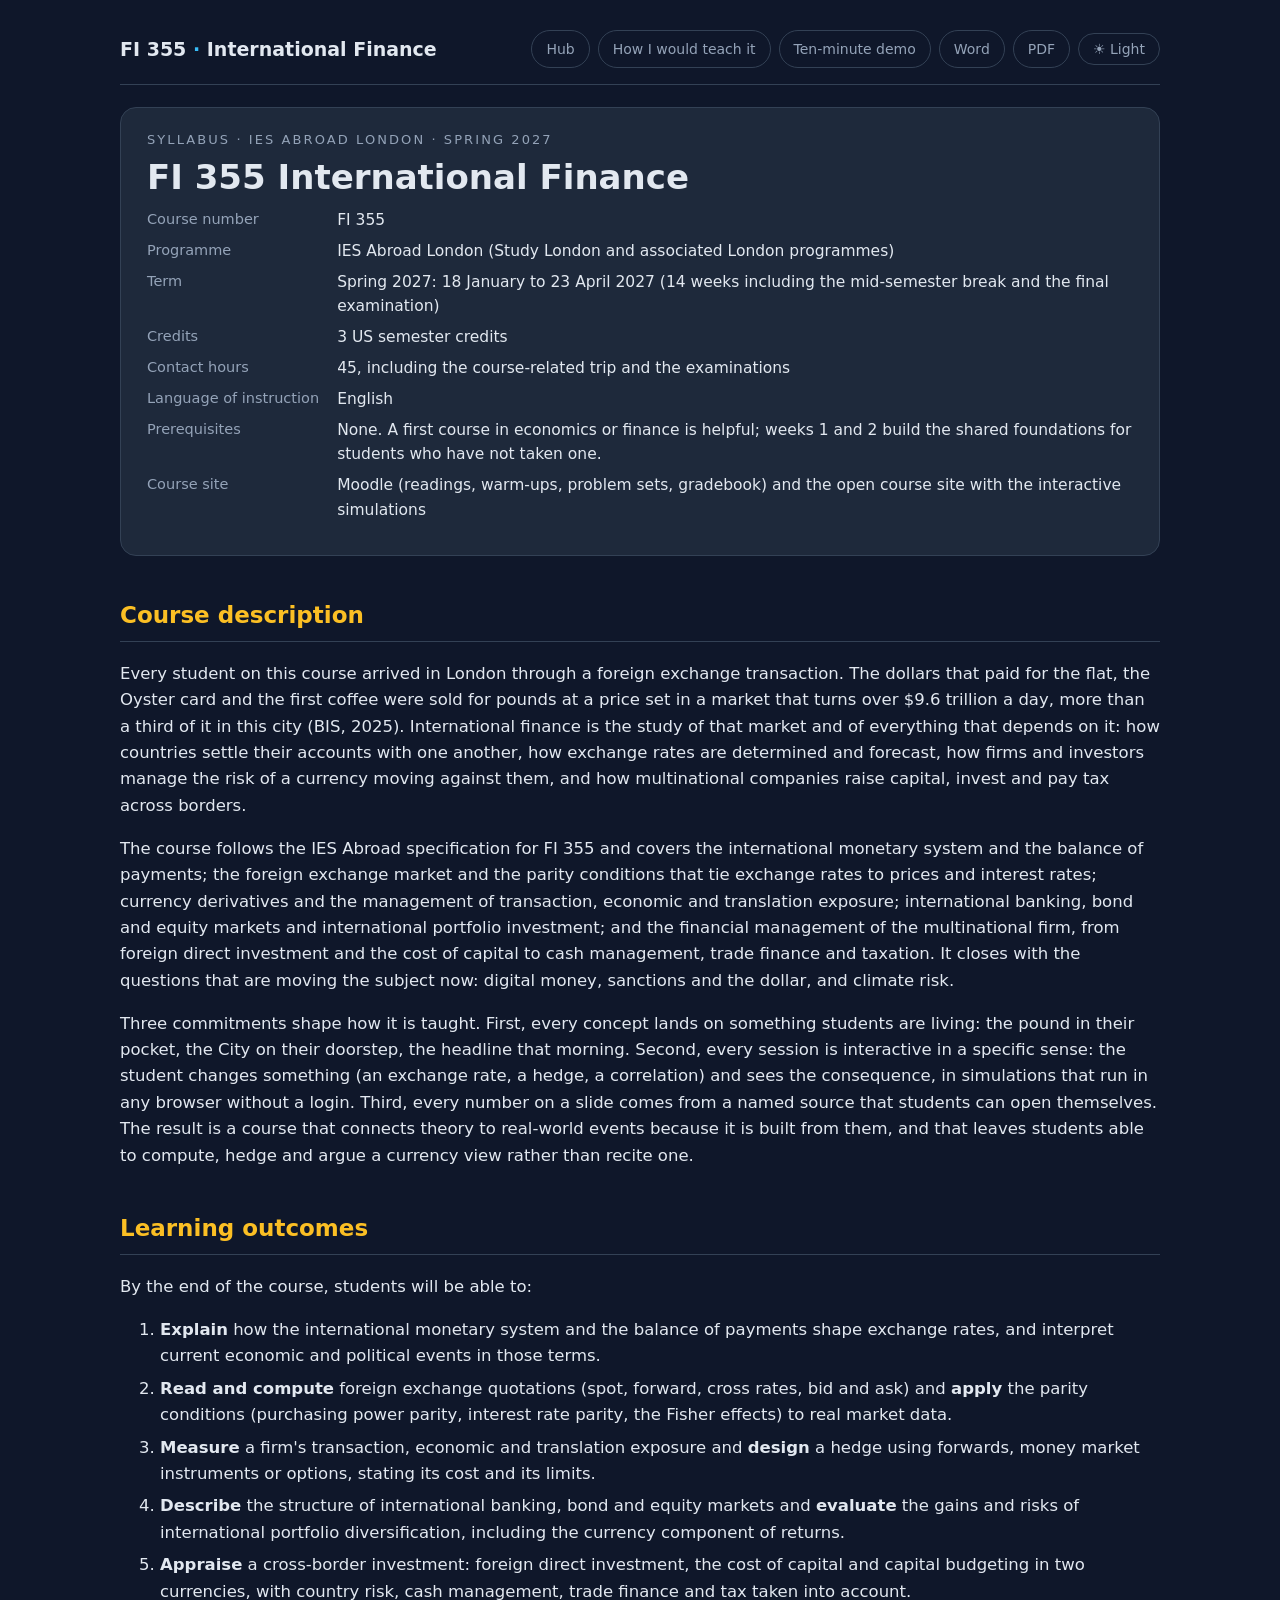
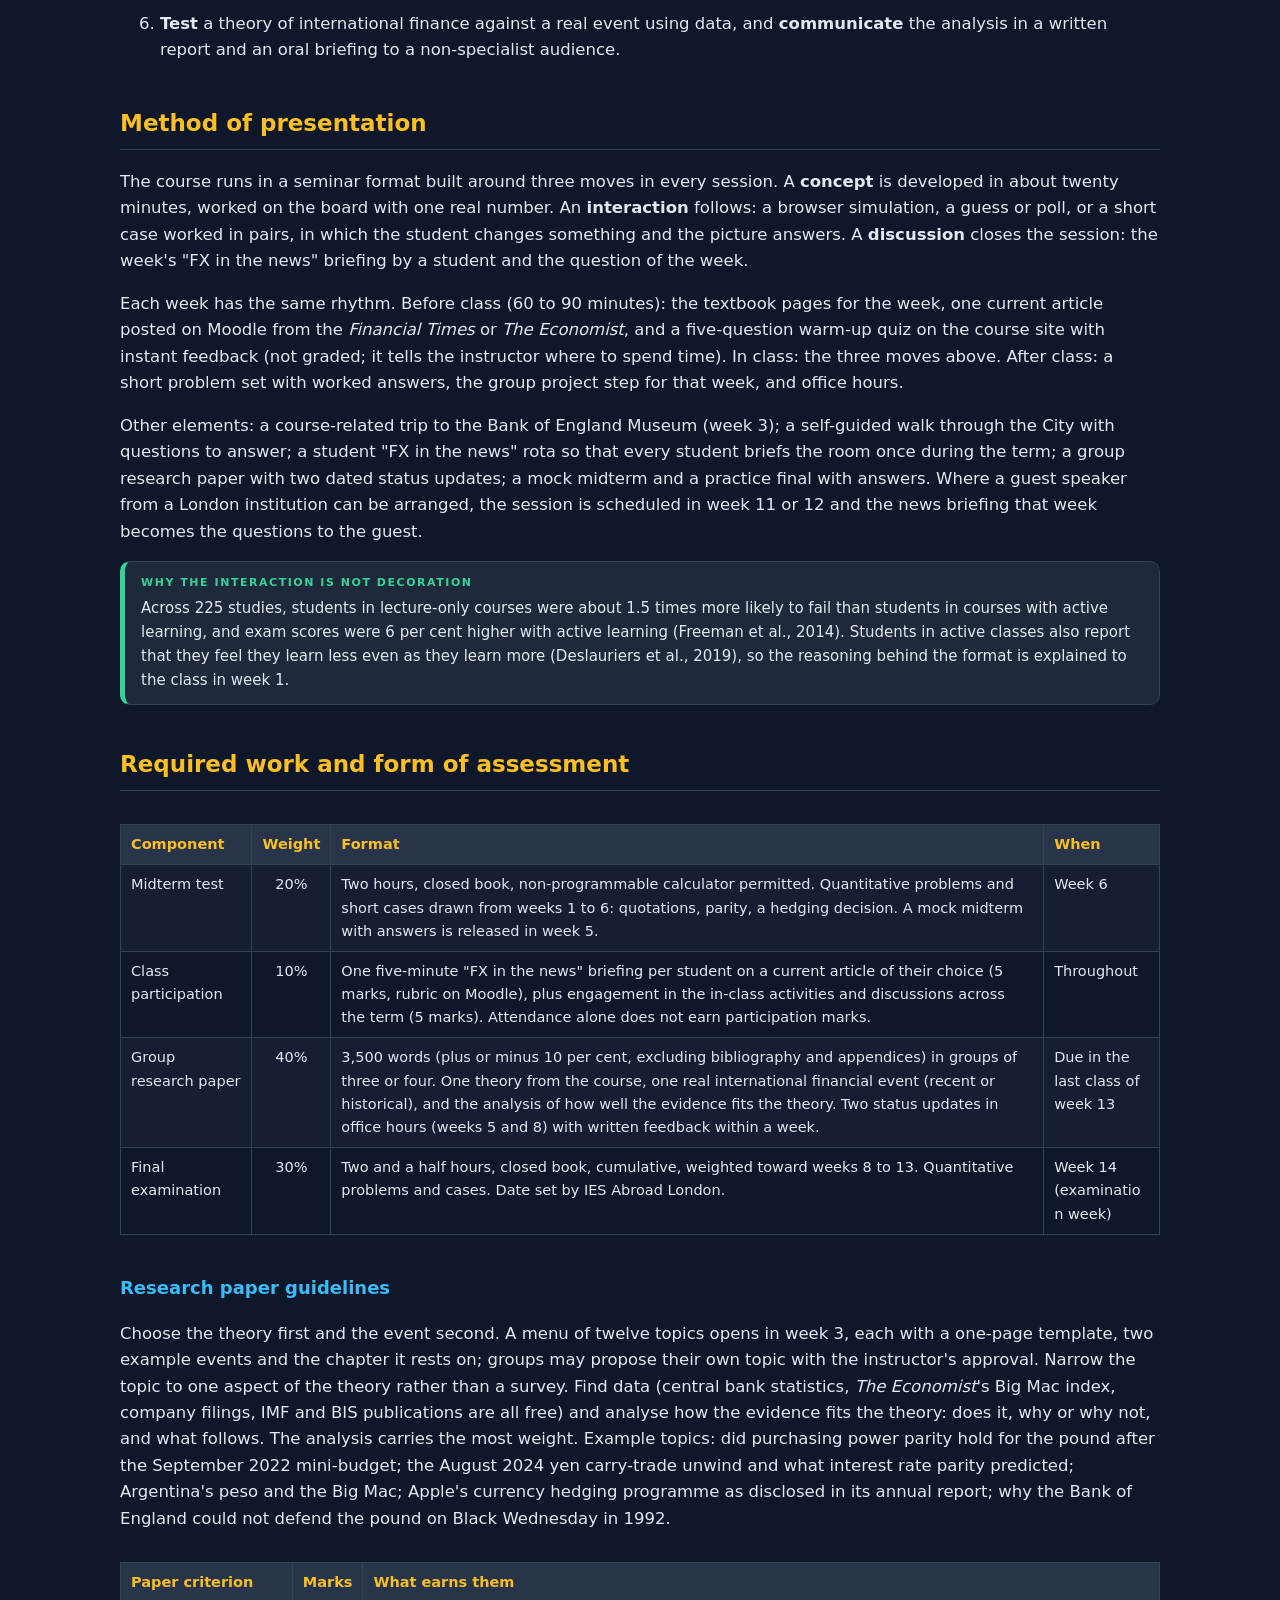
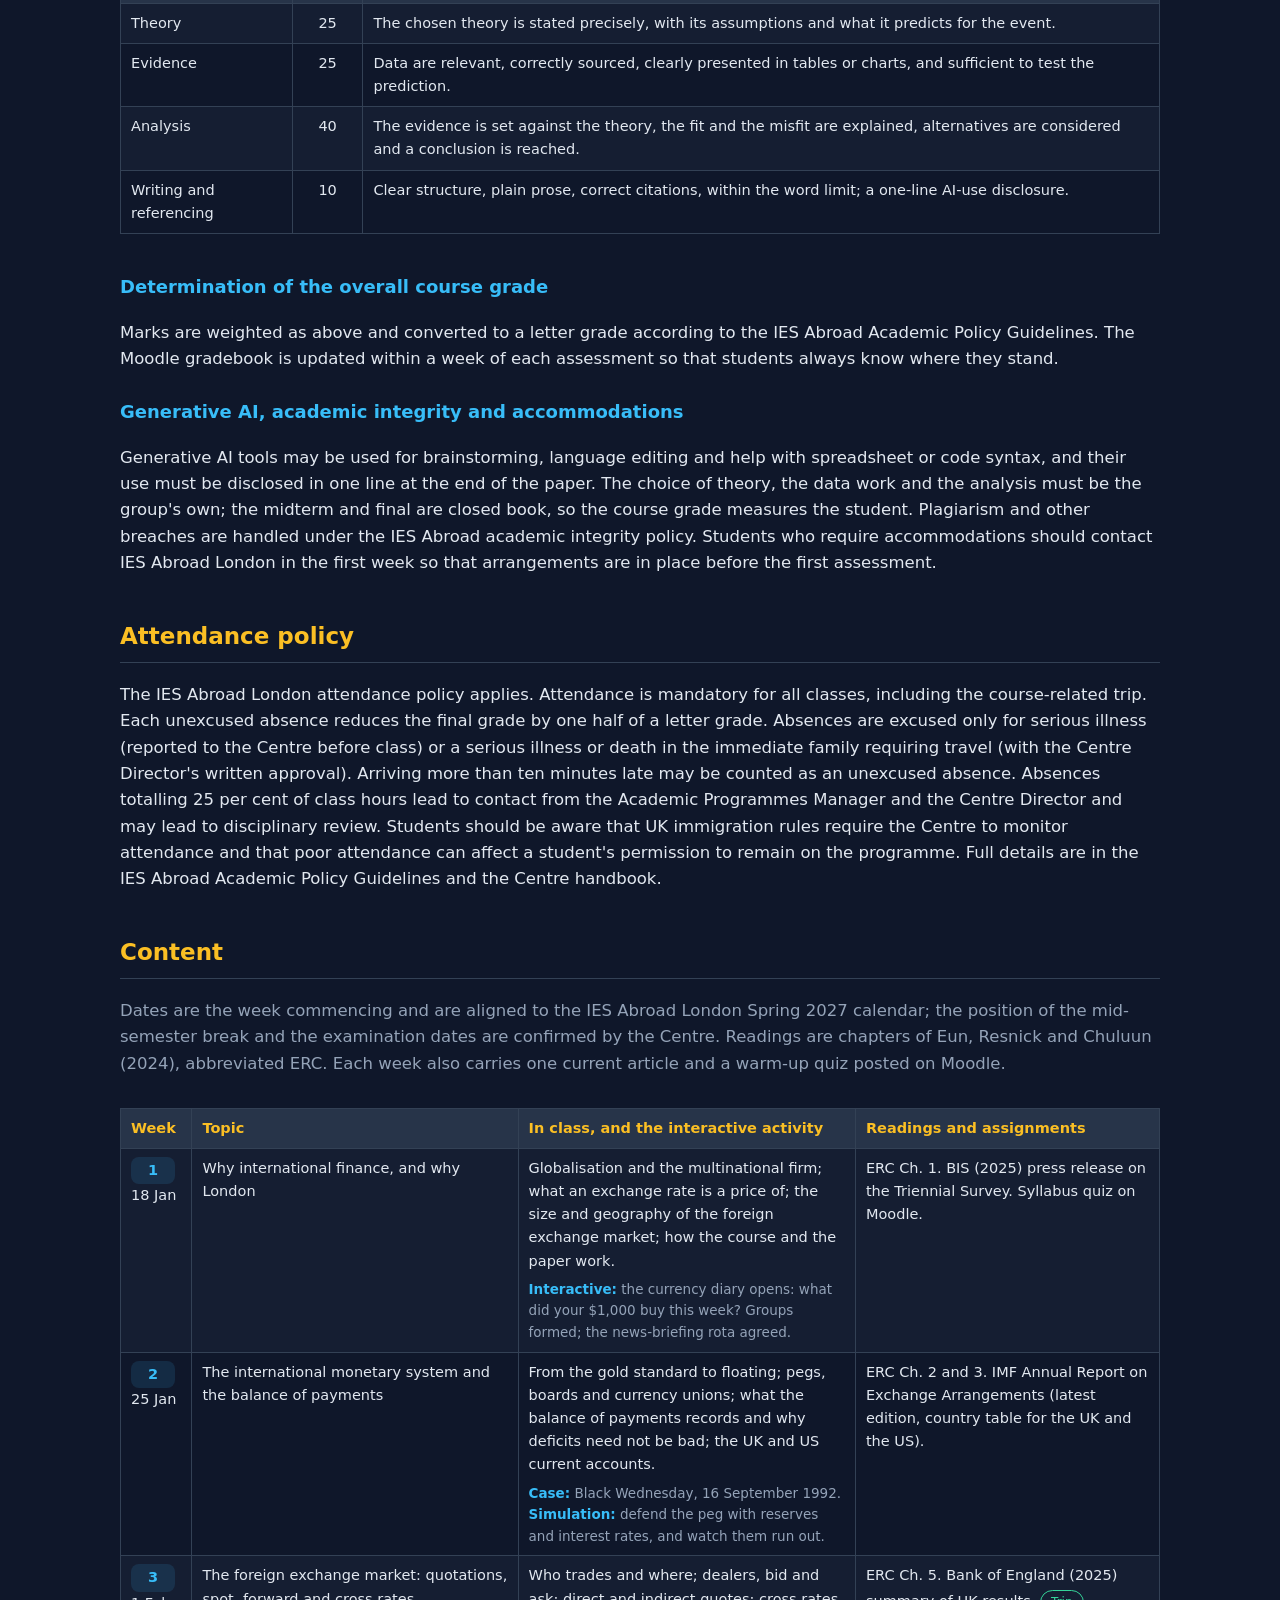
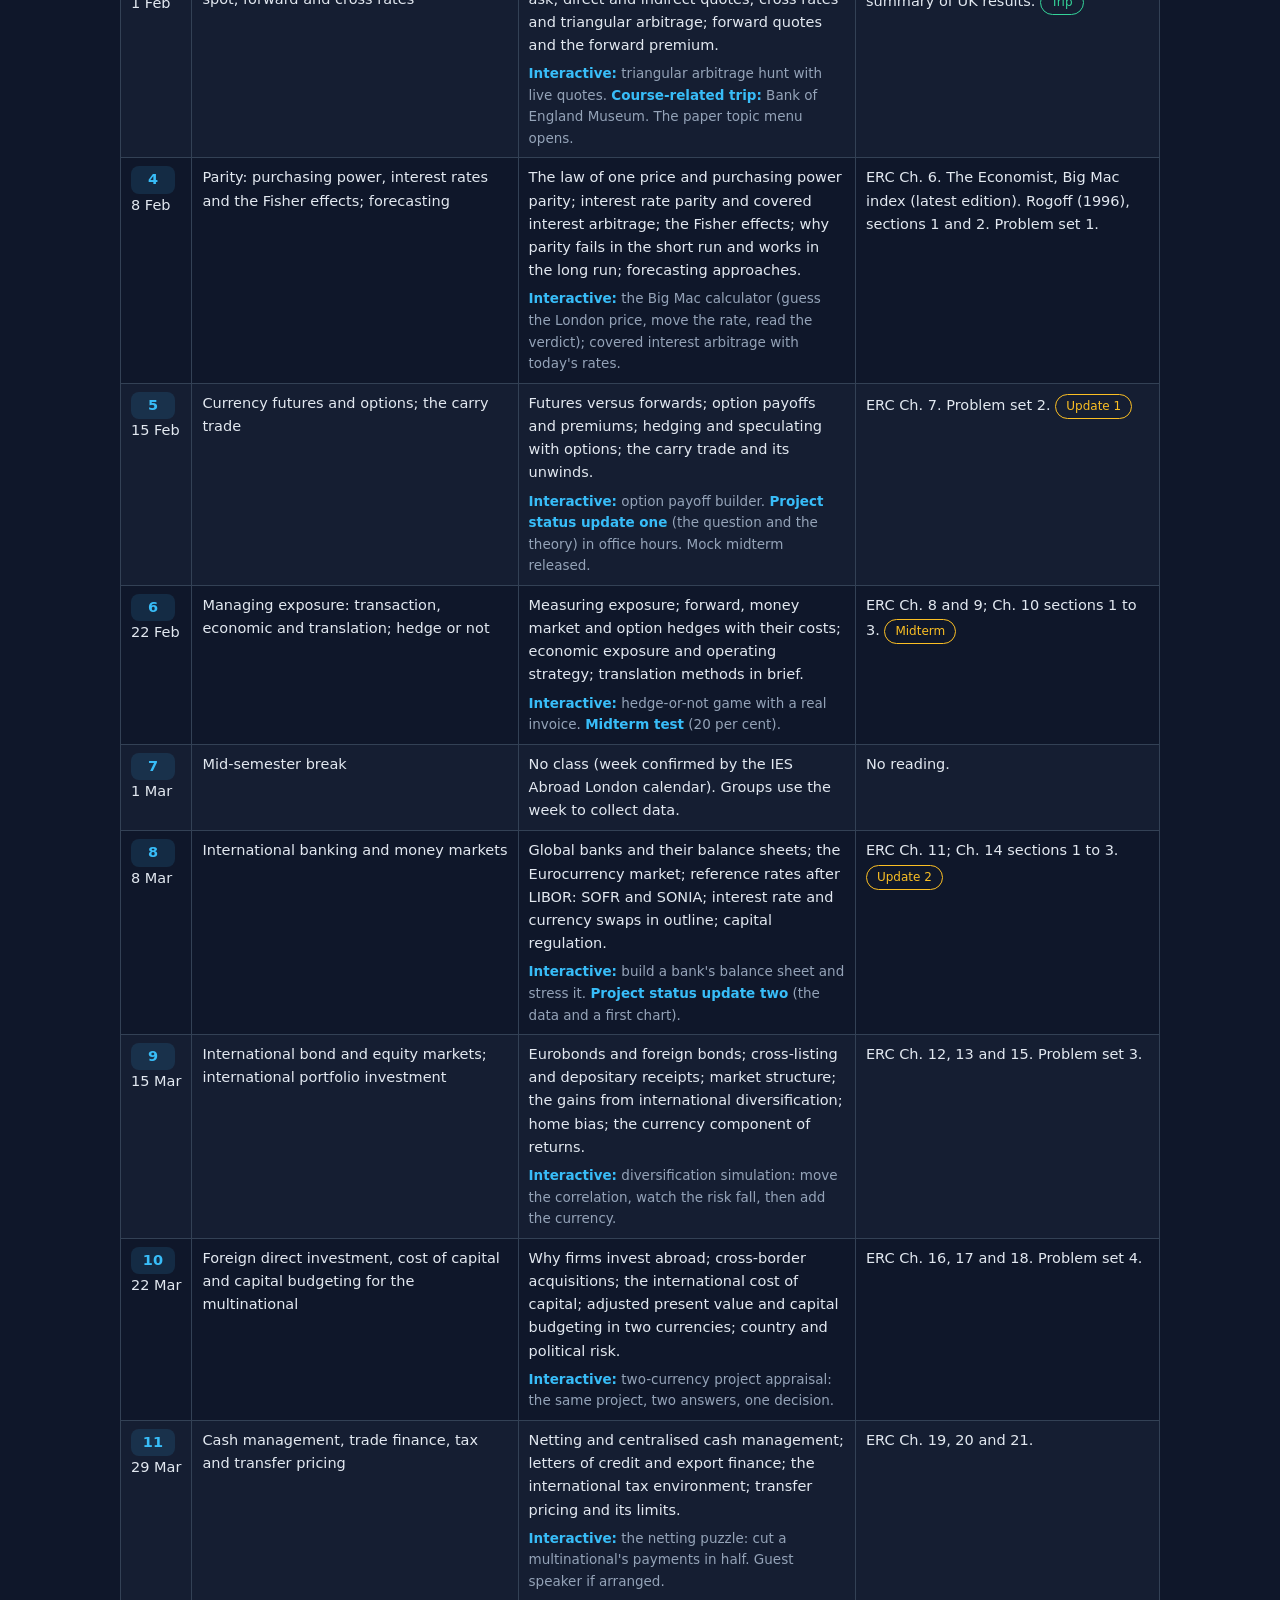
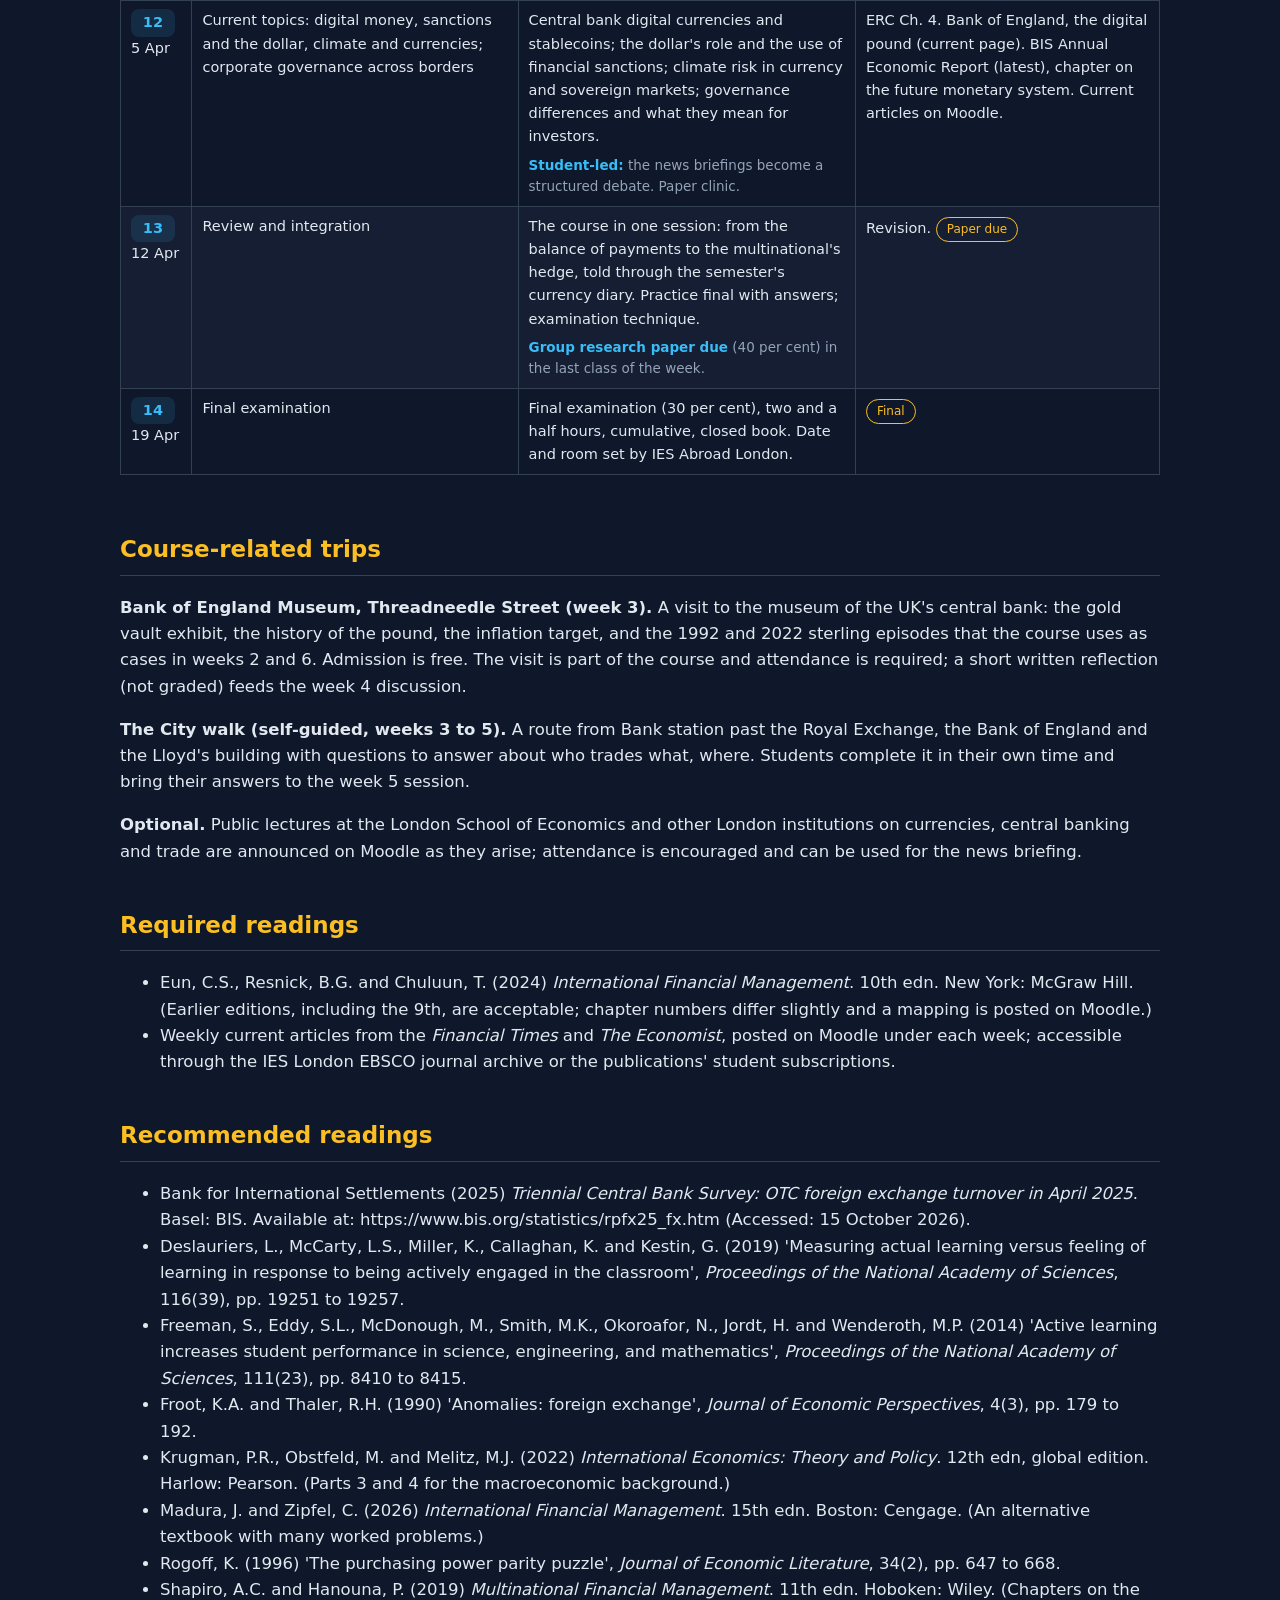
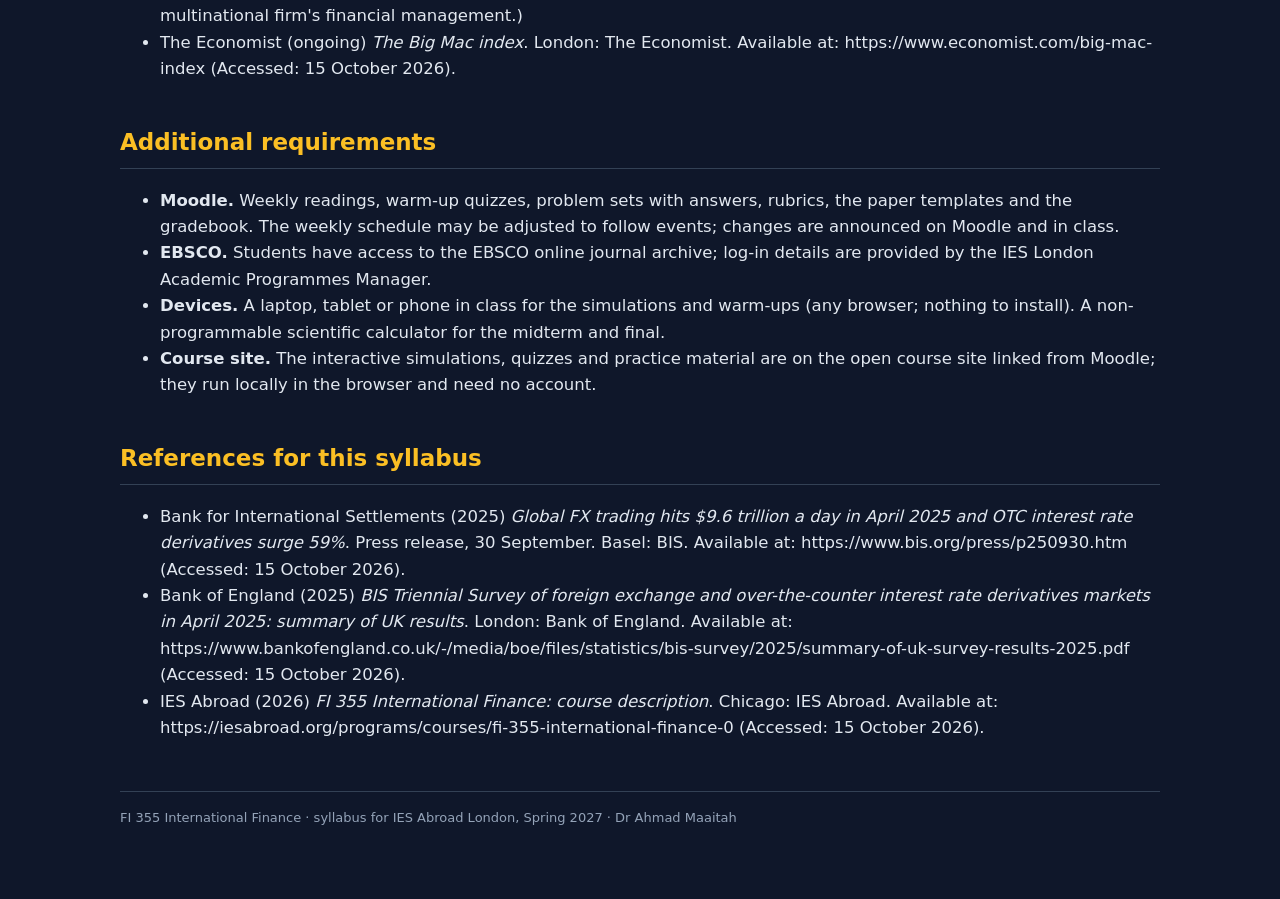
<file: syllabus/index.html>
<!DOCTYPE html>
<html lang="en">
<head>
<meta charset="utf-8">
<meta name="viewport" content="width=device-width, initial-scale=1">
<title>FI 355 International Finance: syllabus, Spring 2027</title>
<meta name="description" content="Syllabus for FI 355 International Finance at IES Abroad London, Spring 2027, by Dr Ahmad Maaitah: description, learning outcomes, assessment, week-by-week content with interactive activities, trips and readings.">
<meta name="author" content="Dr Ahmad Maaitah">
<meta name="theme-color" content="#0f172a">
<link rel="icon" href="../assets/favicon.svg" type="image/svg+xml">
<link rel="stylesheet" href="../assets/css/theme.css">
<style>
  .page h2{counter-increment:sec}
  .page .week td:first-child{white-space:nowrap}
  .page .week td:nth-child(2){min-width:200px}
  .page .week .act{display:block; margin-top:6px; color:var(--muted); font-size:13.5px}
  .page .week .act b{color:var(--accent)}
  .page .rub td:nth-child(2){text-align:center; white-space:nowrap}
  .page .cover{background:var(--panel); border:1px solid var(--line); border-radius:16px; padding:22px 26px; margin:10px 0 24px}
  .page .cover h1{margin:0 0 4px}
  .page .cover .sub{color:var(--muted); font-size:17px; margin:0 0 14px}
  .page ol.lo li{margin:6px 0}
  @media print{ .page .cover{border:none; padding:0} }
</style>
</head>
<body class="page">
<a class="skip-link" href="#main">Skip to content</a>
<div class="wrap">
  <header class="top">
    <a class="brand" href="../index.html">FI 355 <span>&middot;</span> International Finance</a>
    <nav class="links">
      <a href="../index.html">Hub</a>
      <a href="../approach/index.html">How I would teach it</a>
      <a href="../demo/index.html">Ten-minute demo</a>
      <a href="FI355-International-Finance-Syllabus-Maaitah.docx">Word</a>
      <a href="FI355-International-Finance-Syllabus-Maaitah.pdf">PDF</a>
      <button type="button" class="btn theme-btn">Light</button>
    </nav>
  </header>

  <main id="main" tabindex="-1">
    <div class="cover">
      <p class="muted" style="margin:0 0 6px; font-size:13px; letter-spacing:.16em; text-transform:uppercase">Syllabus &middot; IES Abroad London &middot; Spring 2027</p>
      <h1>FI 355 International Finance</h1>
      <dl class="spec">
        <dt>Course number</dt><dd>FI 355</dd>
        <dt>Programme</dt><dd>IES Abroad London (Study London and associated London programmes)</dd>
        <dt>Term</dt><dd>Spring 2027: 18 January to 23 April 2027 (14 weeks including the mid-semester break and the final examination)</dd>
        <dt>Credits</dt><dd>3 US semester credits</dd>
        <dt>Contact hours</dt><dd>45, including the course-related trip and the examinations</dd>
        <dt>Language of instruction</dt><dd>English</dd>
        <dt>Prerequisites</dt><dd>None. A first course in economics or finance is helpful; weeks 1 and 2 build the shared foundations for students who have not taken one.</dd>
        <dt>Course site</dt><dd>Moodle (readings, warm-ups, problem sets, gradebook) and the open course site with the interactive simulations</dd>
      </dl>
    </div>

    <h2>Course description</h2>
    <p>Every student on this course arrived in London through a foreign exchange transaction. The dollars that paid for the flat, the Oyster card and the first coffee were sold for pounds at a price set in a market that turns over $9.6 trillion a day, more than a third of it in this city (BIS, 2025). International finance is the study of that market and of everything that depends on it: how countries settle their accounts with one another, how exchange rates are determined and forecast, how firms and investors manage the risk of a currency moving against them, and how multinational companies raise capital, invest and pay tax across borders.</p>
    <p>The course follows the IES Abroad specification for FI 355 and covers the international monetary system and the balance of payments; the foreign exchange market and the parity conditions that tie exchange rates to prices and interest rates; currency derivatives and the management of transaction, economic and translation exposure; international banking, bond and equity markets and international portfolio investment; and the financial management of the multinational firm, from foreign direct investment and the cost of capital to cash management, trade finance and taxation. It closes with the questions that are moving the subject now: digital money, sanctions and the dollar, and climate risk.</p>
    <p>Three commitments shape how it is taught. First, every concept lands on something students are living: the pound in their pocket, the City on their doorstep, the headline that morning. Second, every session is interactive in a specific sense: the student changes something (an exchange rate, a hedge, a correlation) and sees the consequence, in simulations that run in any browser without a login. Third, every number on a slide comes from a named source that students can open themselves. The result is a course that connects theory to real-world events because it is built from them, and that leaves students able to compute, hedge and argue a currency view rather than recite one.</p>

    <h2>Learning outcomes</h2>
    <p>By the end of the course, students will be able to:</p>
    <ol class="lo">
      <li><b>Explain</b> how the international monetary system and the balance of payments shape exchange rates, and interpret current economic and political events in those terms.</li>
      <li><b>Read and compute</b> foreign exchange quotations (spot, forward, cross rates, bid and ask) and <b>apply</b> the parity conditions (purchasing power parity, interest rate parity, the Fisher effects) to real market data.</li>
      <li><b>Measure</b> a firm's transaction, economic and translation exposure and <b>design</b> a hedge using forwards, money market instruments or options, stating its cost and its limits.</li>
      <li><b>Describe</b> the structure of international banking, bond and equity markets and <b>evaluate</b> the gains and risks of international portfolio diversification, including the currency component of returns.</li>
      <li><b>Appraise</b> a cross-border investment: foreign direct investment, the cost of capital and capital budgeting in two currencies, with country risk, cash management, trade finance and tax taken into account.</li>
      <li><b>Test</b> a theory of international finance against a real event using data, and <b>communicate</b> the analysis in a written report and an oral briefing to a non-specialist audience.</li>
    </ol>

    <h2>Method of presentation</h2>
    <p>The course runs in a seminar format built around three moves in every session. A <b>concept</b> is developed in about twenty minutes, worked on the board with one real number. An <b>interaction</b> follows: a browser simulation, a guess or poll, or a short case worked in pairs, in which the student changes something and the picture answers. A <b>discussion</b> closes the session: the week's "FX in the news" briefing by a student and the question of the week.</p>
    <p>Each week has the same rhythm. Before class (60 to 90 minutes): the textbook pages for the week, one current article posted on Moodle from the <i>Financial Times</i> or <i>The Economist</i>, and a five-question warm-up quiz on the course site with instant feedback (not graded; it tells the instructor where to spend time). In class: the three moves above. After class: a short problem set with worked answers, the group project step for that week, and office hours.</p>
    <p>Other elements: a course-related trip to the Bank of England Museum (week 3); a self-guided walk through the City with questions to answer; a student "FX in the news" rota so that every student briefs the room once during the term; a group research paper with two dated status updates; a mock midterm and a practice final with answers. Where a guest speaker from a London institution can be arranged, the session is scheduled in week 11 or 12 and the news briefing that week becomes the questions to the guest.</p>
    <div class="panel tip"><span class="pl">Why the interaction is not decoration</span>Across 225 studies, students in lecture-only courses were about 1.5 times more likely to fail than students in courses with active learning, and exam scores were 6 per cent higher with active learning (Freeman et al., 2014). Students in active classes also report that they feel they learn less even as they learn more (Deslauriers et al., 2019), so the reasoning behind the format is explained to the class in week 1.</div>

    <h2>Required work and form of assessment</h2>
    <div class="table-wrap">
    <table class="rub">
      <tr><th>Component</th><th>Weight</th><th>Format</th><th>When</th></tr>
      <tr><td>Midterm test</td><td>20%</td><td>Two hours, closed book, non-programmable calculator permitted. Quantitative problems and short cases drawn from weeks 1 to 6: quotations, parity, a hedging decision. A mock midterm with answers is released in week 5.</td><td>Week 6</td></tr>
      <tr><td>Class participation</td><td>10%</td><td>One five-minute "FX in the news" briefing per student on a current article of their choice (5 marks, rubric on Moodle), plus engagement in the in-class activities and discussions across the term (5 marks). Attendance alone does not earn participation marks.</td><td>Throughout</td></tr>
      <tr><td>Group research paper</td><td>40%</td><td>3,500 words (plus or minus 10 per cent, excluding bibliography and appendices) in groups of three or four. One theory from the course, one real international financial event (recent or historical), and the analysis of how well the evidence fits the theory. Two status updates in office hours (weeks 5 and 8) with written feedback within a week.</td><td>Due in the last class of week 13</td></tr>
      <tr><td>Final examination</td><td>30%</td><td>Two and a half hours, closed book, cumulative, weighted toward weeks 8 to 13. Quantitative problems and cases. Date set by IES Abroad London.</td><td>Week 14 (examination week)</td></tr>
    </table>
    </div>
    <h3>Research paper guidelines</h3>
    <p>Choose the theory first and the event second. A menu of twelve topics opens in week 3, each with a one-page template, two example events and the chapter it rests on; groups may propose their own topic with the instructor's approval. Narrow the topic to one aspect of the theory rather than a survey. Find data (central bank statistics, <i>The Economist</i>'s Big Mac index, company filings, IMF and BIS publications are all free) and analyse how the evidence fits the theory: does it, why or why not, and what follows. The analysis carries the most weight. Example topics: did purchasing power parity hold for the pound after the September 2022 mini-budget; the August 2024 yen carry-trade unwind and what interest rate parity predicted; Argentina's peso and the Big Mac; Apple's currency hedging programme as disclosed in its annual report; why the Bank of England could not defend the pound on Black Wednesday in 1992.</p>
    <div class="table-wrap">
    <table class="rub">
      <tr><th>Paper criterion</th><th>Marks</th><th>What earns them</th></tr>
      <tr><td>Theory</td><td>25</td><td>The chosen theory is stated precisely, with its assumptions and what it predicts for the event.</td></tr>
      <tr><td>Evidence</td><td>25</td><td>Data are relevant, correctly sourced, clearly presented in tables or charts, and sufficient to test the prediction.</td></tr>
      <tr><td>Analysis</td><td>40</td><td>The evidence is set against the theory, the fit and the misfit are explained, alternatives are considered and a conclusion is reached.</td></tr>
      <tr><td>Writing and referencing</td><td>10</td><td>Clear structure, plain prose, correct citations, within the word limit; a one-line AI-use disclosure.</td></tr>
    </table>
    </div>
    <h3>Determination of the overall course grade</h3>
    <p>Marks are weighted as above and converted to a letter grade according to the IES Abroad Academic Policy Guidelines. The Moodle gradebook is updated within a week of each assessment so that students always know where they stand.</p>
    <h3>Generative AI, academic integrity and accommodations</h3>
    <p>Generative AI tools may be used for brainstorming, language editing and help with spreadsheet or code syntax, and their use must be disclosed in one line at the end of the paper. The choice of theory, the data work and the analysis must be the group's own; the midterm and final are closed book, so the course grade measures the student. Plagiarism and other breaches are handled under the IES Abroad academic integrity policy. Students who require accommodations should contact IES Abroad London in the first week so that arrangements are in place before the first assessment.</p>

    <h2>Attendance policy</h2>
    <p>The IES Abroad London attendance policy applies. Attendance is mandatory for all classes, including the course-related trip. Each unexcused absence reduces the final grade by one half of a letter grade. Absences are excused only for serious illness (reported to the Centre before class) or a serious illness or death in the immediate family requiring travel (with the Centre Director's written approval). Arriving more than ten minutes late may be counted as an unexcused absence. Absences totalling 25 per cent of class hours lead to contact from the Academic Programmes Manager and the Centre Director and may lead to disciplinary review. Students should be aware that UK immigration rules require the Centre to monitor attendance and that poor attendance can affect a student's permission to remain on the programme. Full details are in the IES Abroad Academic Policy Guidelines and the Centre handbook.</p>

    <h2>Content</h2>
    <p class="muted">Dates are the week commencing and are aligned to the IES Abroad London Spring 2027 calendar; the position of the mid-semester break and the examination dates are confirmed by the Centre. Readings are chapters of Eun, Resnick and Chuluun (2024), abbreviated ERC. Each week also carries one current article and a warm-up quiz posted on Moodle.</p>
    <div class="table-wrap">
    <table class="week">
      <tr><th>Week</th><th>Topic</th><th>In class, and the interactive activity</th><th>Readings and assignments</th></tr>
      <tr><td><span class="weekno">1</span><br>18 Jan</td><td>Why international finance, and why London</td><td>Globalisation and the multinational firm; what an exchange rate is a price of; the size and geography of the foreign exchange market; how the course and the paper work. <span class="act"><b>Interactive:</b> the currency diary opens: what did your $1,000 buy this week? Groups formed; the news-briefing rota agreed.</span></td><td>ERC Ch. 1. BIS (2025) press release on the Triennial Survey. Syllabus quiz on Moodle.</td></tr>
      <tr><td><span class="weekno">2</span><br>25 Jan</td><td>The international monetary system and the balance of payments</td><td>From the gold standard to floating; pegs, boards and currency unions; what the balance of payments records and why deficits need not be bad; the UK and US current accounts. <span class="act"><b>Case:</b> Black Wednesday, 16 September 1992. <b>Simulation:</b> defend the peg with reserves and interest rates, and watch them run out.</span></td><td>ERC Ch. 2 and 3. IMF Annual Report on Exchange Arrangements (latest edition, country table for the UK and the US).</td></tr>
      <tr><td><span class="weekno">3</span><br>1 Feb</td><td>The foreign exchange market: quotations, spot, forward and cross rates</td><td>Who trades and where; dealers, bid and ask; direct and indirect quotes; cross rates and triangular arbitrage; forward quotes and the forward premium. <span class="act"><b>Interactive:</b> triangular arbitrage hunt with live quotes. <b>Course-related trip:</b> Bank of England Museum. The paper topic menu opens.</span></td><td>ERC Ch. 5. Bank of England (2025) summary of UK results. <span class="tag trip">Trip</span></td></tr>
      <tr><td><span class="weekno">4</span><br>8 Feb</td><td>Parity: purchasing power, interest rates and the Fisher effects; forecasting</td><td>The law of one price and purchasing power parity; interest rate parity and covered interest arbitrage; the Fisher effects; why parity fails in the short run and works in the long run; forecasting approaches. <span class="act"><b>Interactive:</b> the Big Mac calculator (guess the London price, move the rate, read the verdict); covered interest arbitrage with today's rates.</span></td><td>ERC Ch. 6. The Economist, Big Mac index (latest edition). Rogoff (1996), sections 1 and 2. Problem set 1.</td></tr>
      <tr><td><span class="weekno">5</span><br>15 Feb</td><td>Currency futures and options; the carry trade</td><td>Futures versus forwards; option payoffs and premiums; hedging and speculating with options; the carry trade and its unwinds. <span class="act"><b>Interactive:</b> option payoff builder. <b>Project status update one</b> (the question and the theory) in office hours. Mock midterm released.</span></td><td>ERC Ch. 7. Problem set 2. <span class="tag cur">Update 1</span></td></tr>
      <tr><td><span class="weekno">6</span><br>22 Feb</td><td>Managing exposure: transaction, economic and translation; hedge or not</td><td>Measuring exposure; forward, money market and option hedges with their costs; economic exposure and operating strategy; translation methods in brief. <span class="act"><b>Interactive:</b> hedge-or-not game with a real invoice. <b>Midterm test</b> (20 per cent).</span></td><td>ERC Ch. 8 and 9; Ch. 10 sections 1 to 3. <span class="tag cur">Midterm</span></td></tr>
      <tr><td><span class="weekno">7</span><br>1 Mar</td><td>Mid-semester break</td><td>No class (week confirmed by the IES Abroad London calendar). Groups use the week to collect data.</td><td>No reading.</td></tr>
      <tr><td><span class="weekno">8</span><br>8 Mar</td><td>International banking and money markets</td><td>Global banks and their balance sheets; the Eurocurrency market; reference rates after LIBOR: SOFR and SONIA; interest rate and currency swaps in outline; capital regulation. <span class="act"><b>Interactive:</b> build a bank's balance sheet and stress it. <b>Project status update two</b> (the data and a first chart).</span></td><td>ERC Ch. 11; Ch. 14 sections 1 to 3. <span class="tag cur">Update 2</span></td></tr>
      <tr><td><span class="weekno">9</span><br>15 Mar</td><td>International bond and equity markets; international portfolio investment</td><td>Eurobonds and foreign bonds; cross-listing and depositary receipts; market structure; the gains from international diversification; home bias; the currency component of returns. <span class="act"><b>Interactive:</b> diversification simulation: move the correlation, watch the risk fall, then add the currency.</span></td><td>ERC Ch. 12, 13 and 15. Problem set 3.</td></tr>
      <tr><td><span class="weekno">10</span><br>22 Mar</td><td>Foreign direct investment, cost of capital and capital budgeting for the multinational</td><td>Why firms invest abroad; cross-border acquisitions; the international cost of capital; adjusted present value and capital budgeting in two currencies; country and political risk. <span class="act"><b>Interactive:</b> two-currency project appraisal: the same project, two answers, one decision.</span></td><td>ERC Ch. 16, 17 and 18. Problem set 4.</td></tr>
      <tr><td><span class="weekno">11</span><br>29 Mar</td><td>Cash management, trade finance, tax and transfer pricing</td><td>Netting and centralised cash management; letters of credit and export finance; the international tax environment; transfer pricing and its limits. <span class="act"><b>Interactive:</b> the netting puzzle: cut a multinational's payments in half. Guest speaker if arranged.</span></td><td>ERC Ch. 19, 20 and 21.</td></tr>
      <tr><td><span class="weekno">12</span><br>5 Apr</td><td>Current topics: digital money, sanctions and the dollar, climate and currencies; corporate governance across borders</td><td>Central bank digital currencies and stablecoins; the dollar's role and the use of financial sanctions; climate risk in currency and sovereign markets; governance differences and what they mean for investors. <span class="act"><b>Student-led:</b> the news briefings become a structured debate. Paper clinic.</span></td><td>ERC Ch. 4. Bank of England, the digital pound (current page). BIS Annual Economic Report (latest), chapter on the future monetary system. Current articles on Moodle.</td></tr>
      <tr><td><span class="weekno">13</span><br>12 Apr</td><td>Review and integration</td><td>The course in one session: from the balance of payments to the multinational's hedge, told through the semester's currency diary. Practice final with answers; examination technique. <span class="act"><b>Group research paper due</b> (40 per cent) in the last class of the week.</span></td><td>Revision. <span class="tag cur">Paper due</span></td></tr>
      <tr><td><span class="weekno">14</span><br>19 Apr</td><td>Final examination</td><td>Final examination (30 per cent), two and a half hours, cumulative, closed book. Date and room set by IES Abroad London.</td><td><span class="tag cur">Final</span></td></tr>
    </table>
    </div>

    <h2>Course-related trips</h2>
    <p><b>Bank of England Museum, Threadneedle Street (week 3).</b> A visit to the museum of the UK's central bank: the gold vault exhibit, the history of the pound, the inflation target, and the 1992 and 2022 sterling episodes that the course uses as cases in weeks 2 and 6. Admission is free. The visit is part of the course and attendance is required; a short written reflection (not graded) feeds the week 4 discussion.</p>
    <p><b>The City walk (self-guided, weeks 3 to 5).</b> A route from Bank station past the Royal Exchange, the Bank of England and the Lloyd's building with questions to answer about who trades what, where. Students complete it in their own time and bring their answers to the week 5 session.</p>
    <p><b>Optional.</b> Public lectures at the London School of Economics and other London institutions on currencies, central banking and trade are announced on Moodle as they arise; attendance is encouraged and can be used for the news briefing.</p>

    <h2>Required readings</h2>
    <ul>
      <li>Eun, C.S., Resnick, B.G. and Chuluun, T. (2024) <i>International Financial Management</i>. 10th edn. New York: McGraw Hill. (Earlier editions, including the 9th, are acceptable; chapter numbers differ slightly and a mapping is posted on Moodle.)</li>
      <li>Weekly current articles from the <i>Financial Times</i> and <i>The Economist</i>, posted on Moodle under each week; accessible through the IES London EBSCO journal archive or the publications' student subscriptions.</li>
    </ul>

    <h2>Recommended readings</h2>
    <ul>
      <li>Bank for International Settlements (2025) <i>Triennial Central Bank Survey: OTC foreign exchange turnover in April 2025</i>. Basel: BIS. Available at: https://www.bis.org/statistics/rpfx25_fx.htm (Accessed: 15 October 2026).</li>
      <li>Deslauriers, L., McCarty, L.S., Miller, K., Callaghan, K. and Kestin, G. (2019) 'Measuring actual learning versus feeling of learning in response to being actively engaged in the classroom', <i>Proceedings of the National Academy of Sciences</i>, 116(39), pp. 19251 to 19257.</li>
      <li>Freeman, S., Eddy, S.L., McDonough, M., Smith, M.K., Okoroafor, N., Jordt, H. and Wenderoth, M.P. (2014) 'Active learning increases student performance in science, engineering, and mathematics', <i>Proceedings of the National Academy of Sciences</i>, 111(23), pp. 8410 to 8415.</li>
      <li>Froot, K.A. and Thaler, R.H. (1990) 'Anomalies: foreign exchange', <i>Journal of Economic Perspectives</i>, 4(3), pp. 179 to 192.</li>
      <li>Krugman, P.R., Obstfeld, M. and Melitz, M.J. (2022) <i>International Economics: Theory and Policy</i>. 12th edn, global edition. Harlow: Pearson. (Parts 3 and 4 for the macroeconomic background.)</li>
      <li>Madura, J. and Zipfel, C. (2026) <i>International Financial Management</i>. 15th edn. Boston: Cengage. (An alternative textbook with many worked problems.)</li>
      <li>Rogoff, K. (1996) 'The purchasing power parity puzzle', <i>Journal of Economic Literature</i>, 34(2), pp. 647 to 668.</li>
      <li>Shapiro, A.C. and Hanouna, P. (2019) <i>Multinational Financial Management</i>. 11th edn. Hoboken: Wiley. (Chapters on the multinational firm's financial management.)</li>
      <li>The Economist (ongoing) <i>The Big Mac index</i>. London: The Economist. Available at: https://www.economist.com/big-mac-index (Accessed: 15 October 2026).</li>
    </ul>

    <h2>Additional requirements</h2>
    <ul>
      <li><b>Moodle.</b> Weekly readings, warm-up quizzes, problem sets with answers, rubrics, the paper templates and the gradebook. The weekly schedule may be adjusted to follow events; changes are announced on Moodle and in class.</li>
      <li><b>EBSCO.</b> Students have access to the EBSCO online journal archive; log-in details are provided by the IES London Academic Programmes Manager.</li>
      <li><b>Devices.</b> A laptop, tablet or phone in class for the simulations and warm-ups (any browser; nothing to install). A non-programmable scientific calculator for the midterm and final.</li>
      <li><b>Course site.</b> The interactive simulations, quizzes and practice material are on the open course site linked from Moodle; they run locally in the browser and need no account.</li>
    </ul>

    <h2>References for this syllabus</h2>
    <ul>
      <li>Bank for International Settlements (2025) <i>Global FX trading hits $9.6 trillion a day in April 2025 and OTC interest rate derivatives surge 59%</i>. Press release, 30 September. Basel: BIS. Available at: https://www.bis.org/press/p250930.htm (Accessed: 15 October 2026).</li>
      <li>Bank of England (2025) <i>BIS Triennial Survey of foreign exchange and over-the-counter interest rate derivatives markets in April 2025: summary of UK results</i>. London: Bank of England. Available at: https://www.bankofengland.co.uk/-/media/boe/files/statistics/bis-survey/2025/summary-of-uk-survey-results-2025.pdf (Accessed: 15 October 2026).</li>
      <li>IES Abroad (2026) <i>FI 355 International Finance: course description</i>. Chicago: IES Abroad. Available at: https://iesabroad.org/programs/courses/fi-355-international-finance-0 (Accessed: 15 October 2026).</li>
    </ul>
  </main>

  <footer>
    FI 355 International Finance &middot; syllabus for IES Abroad London, Spring 2027 &middot; Dr Ahmad Maaitah
  </footer>
</div>
<script src="../assets/js/sim-core.js"></script>
<script>SIM.initPage();</script>
</body>
</html>
</file>
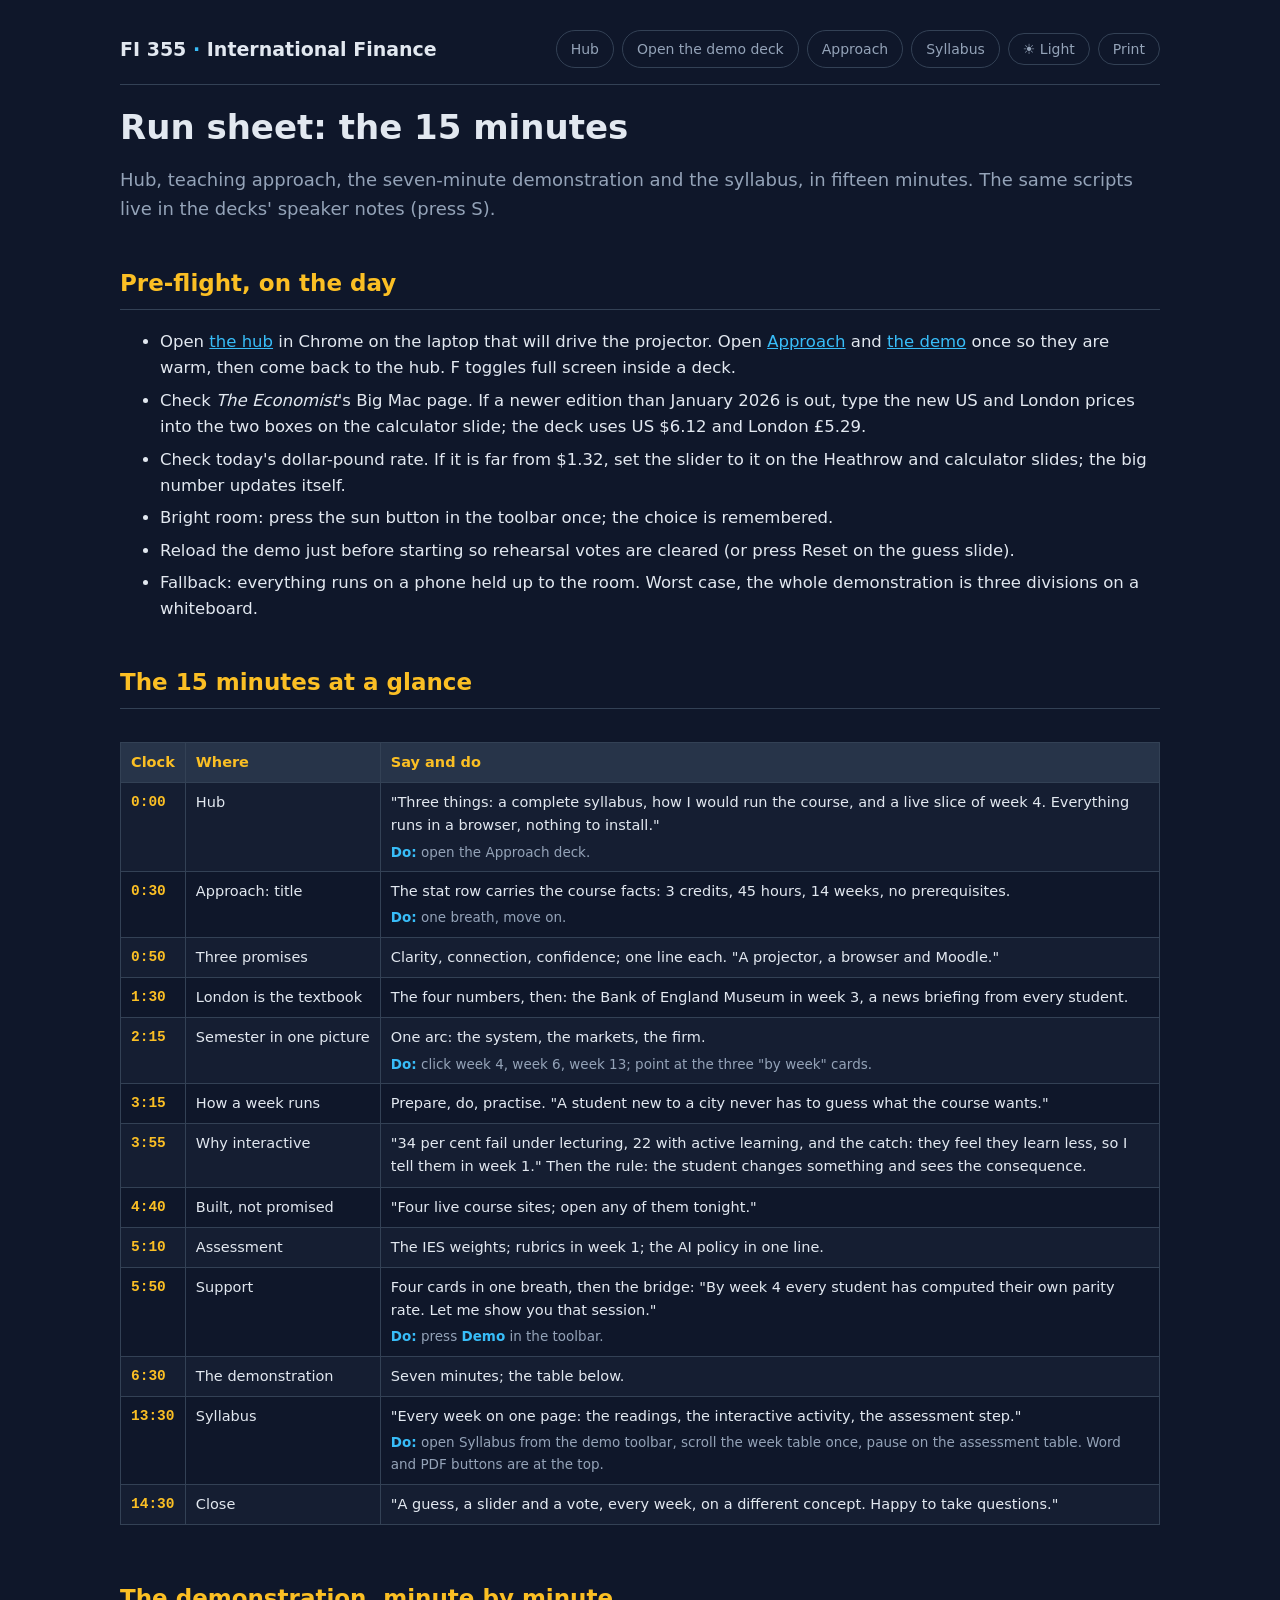
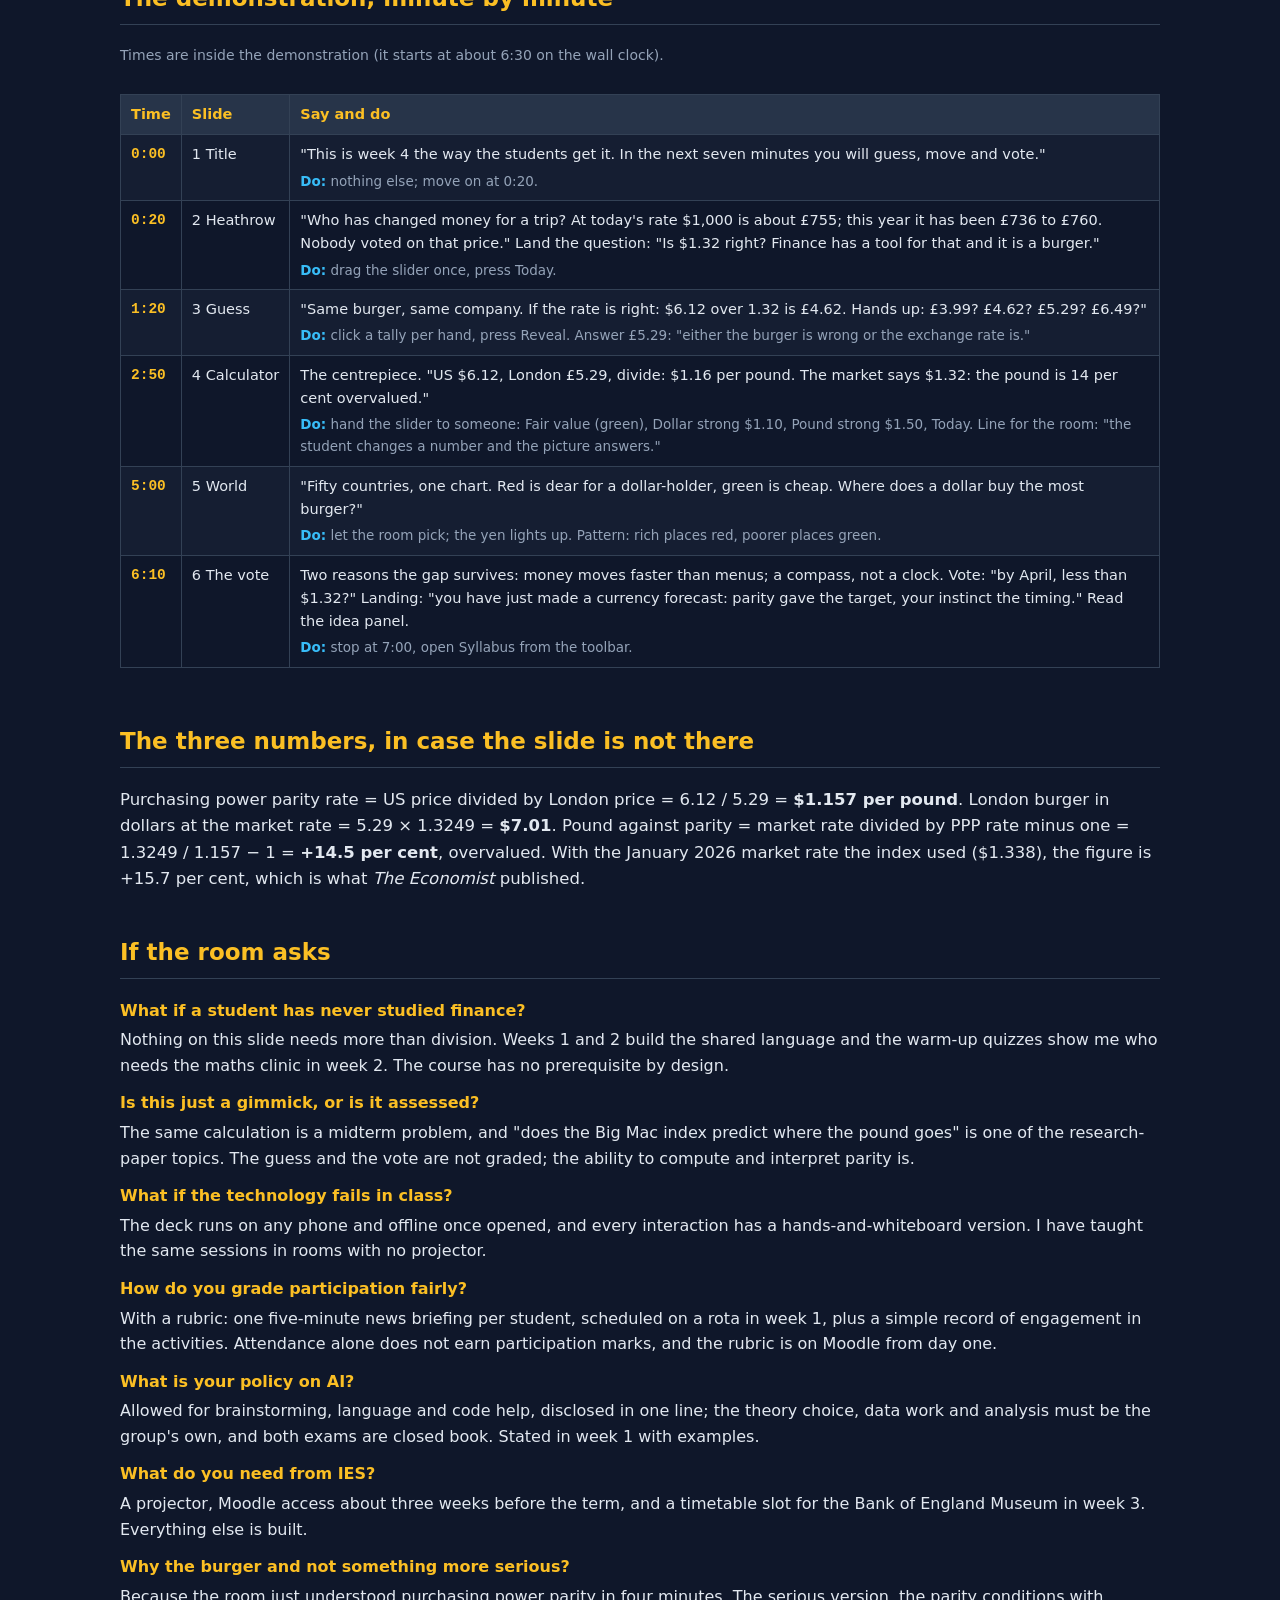
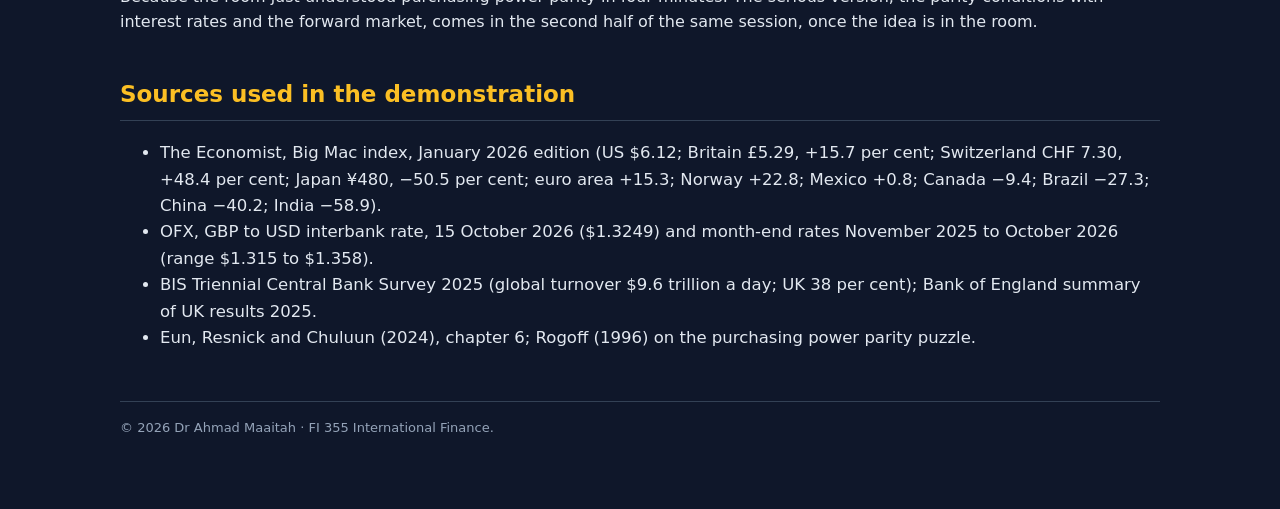
<file: demo/run-sheet.html>
<!DOCTYPE html>
<html lang="en">
<head>
<meta charset="utf-8">
<meta name="viewport" content="width=device-width, initial-scale=1">
<title>Run sheet: the 15 minutes</title>
<meta name="description" content="Minute-by-minute run sheet for the 15-minute walkthrough: hub, teaching approach, the seven-minute demonstration and the syllabus, with a pre-flight checklist and likely questions.">
<meta name="author" content="Dr Ahmad Maaitah">
<meta name="theme-color" content="#0f172a">
<link rel="icon" href="../assets/favicon.svg" type="image/svg+xml">
<link rel="stylesheet" href="../assets/css/theme.css">
<style>
  .page table.rs td:first-child{white-space:nowrap; font-family:var(--mono); color:var(--accent2); font-weight:700}
  .page table.rs td:nth-child(2){white-space:nowrap}
  .page .say{color:var(--ink)} .page .do{color:var(--muted); font-size:13.5px; display:block; margin-top:4px}
  .page .do b{color:var(--accent)}
  .page ul.check li{margin:6px 0}
  .page .qa dt{color:var(--accent2); font-weight:700; margin-top:12px}
  .page .qa dd{margin:4px 0 0}
</style>
</head>
<body class="page">
<a class="skip-link" href="#main">Skip to content</a>
<div class="wrap">
  <header class="top">
    <a class="brand" href="../index.html">FI 355 <span>&middot;</span> International Finance</a>
    <nav class="links">
      <a href="../index.html">Hub</a>
      <a href="index.html">Open the demo deck</a>
      <a href="../approach/index.html">Approach</a>
      <a href="../syllabus/index.html">Syllabus</a>
      <button type="button" class="btn theme-btn">Light</button>
      <button type="button" class="btn" onclick="window.print()">Print</button>
    </nav>
  </header>

  <main id="main" tabindex="-1">
    <h1>Run sheet: the 15 minutes</h1>
    <p class="lead">Hub, teaching approach, the seven-minute demonstration and the syllabus, in fifteen minutes. The same scripts live in the decks' speaker notes (press S).</p>

    <h2>Pre-flight, on the day</h2>
    <ul class="check">
      <li>Open <a href="../index.html">the hub</a> in Chrome on the laptop that will drive the projector. Open <a href="../approach/index.html">Approach</a> and <a href="index.html">the demo</a> once so they are warm, then come back to the hub. F toggles full screen inside a deck.</li>
      <li>Check <i>The Economist</i>'s Big Mac page. If a newer edition than January 2026 is out, type the new US and London prices into the two boxes on the calculator slide; the deck uses US $6.12 and London &pound;5.29.</li>
      <li>Check today's dollar-pound rate. If it is far from $1.32, set the slider to it on the Heathrow and calculator slides; the big number updates itself.</li>
      <li>Bright room: press the sun button in the toolbar once; the choice is remembered.</li>
      <li>Reload the demo just before starting so rehearsal votes are cleared (or press Reset on the guess slide).</li>
      <li>Fallback: everything runs on a phone held up to the room. Worst case, the whole demonstration is three divisions on a whiteboard.</li>
    </ul>

    <h2>The 15 minutes at a glance</h2>
    <div class="table-wrap">
    <table class="rs">
      <tr><th>Clock</th><th>Where</th><th>Say and do</th></tr>
      <tr><td>0:00</td><td>Hub</td><td><span class="say">"Three things: a complete syllabus, how I would run the course, and a live slice of week 4. Everything runs in a browser, nothing to install."</span><span class="do"><b>Do:</b> open the Approach deck.</span></td></tr>
      <tr><td>0:30</td><td>Approach: title</td><td><span class="say">The stat row carries the course facts: 3 credits, 45 hours, 14 weeks, no prerequisites.</span><span class="do"><b>Do:</b> one breath, move on.</span></td></tr>
      <tr><td>0:50</td><td>Three promises</td><td><span class="say">Clarity, connection, confidence; one line each. "A projector, a browser and Moodle."</span></td></tr>
      <tr><td>1:30</td><td>London is the textbook</td><td><span class="say">The four numbers, then: the Bank of England Museum in week 3, a news briefing from every student.</span></td></tr>
      <tr><td>2:15</td><td>Semester in one picture</td><td><span class="say">One arc: the system, the markets, the firm.</span><span class="do"><b>Do:</b> click week 4, week 6, week 13; point at the three "by week" cards.</span></td></tr>
      <tr><td>3:15</td><td>How a week runs</td><td><span class="say">Prepare, do, practise. "A student new to a city never has to guess what the course wants."</span></td></tr>
      <tr><td>3:55</td><td>Why interactive</td><td><span class="say">"34 per cent fail under lecturing, 22 with active learning, and the catch: they feel they learn less, so I tell them in week 1." Then the rule: the student changes something and sees the consequence.</span></td></tr>
      <tr><td>4:40</td><td>Built, not promised</td><td><span class="say">"Four live course sites; open any of them tonight."</span></td></tr>
      <tr><td>5:10</td><td>Assessment</td><td><span class="say">The IES weights; rubrics in week 1; the AI policy in one line.</span></td></tr>
      <tr><td>5:50</td><td>Support</td><td><span class="say">Four cards in one breath, then the bridge: "By week 4 every student has computed their own parity rate. Let me show you that session."</span><span class="do"><b>Do:</b> press <b>Demo</b> in the toolbar.</span></td></tr>
      <tr><td>6:30</td><td>The demonstration</td><td><span class="say">Seven minutes; the table below.</span></td></tr>
      <tr><td>13:30</td><td>Syllabus</td><td><span class="say">"Every week on one page: the readings, the interactive activity, the assessment step."</span><span class="do"><b>Do:</b> open Syllabus from the demo toolbar, scroll the week table once, pause on the assessment table. Word and PDF buttons are at the top.</span></td></tr>
      <tr><td>14:30</td><td>Close</td><td><span class="say">"A guess, a slider and a vote, every week, on a different concept. Happy to take questions."</span></td></tr>
    </table>
    </div>

    <h2>The demonstration, minute by minute</h2>
    <p class="muted" style="font-size:14px">Times are inside the demonstration (it starts at about 6:30 on the wall clock).</p>
    <div class="table-wrap">
    <table class="rs">
      <tr><th>Time</th><th>Slide</th><th>Say and do</th></tr>
      <tr><td>0:00</td><td>1 Title</td><td><span class="say">"This is week 4 the way the students get it. In the next seven minutes you will guess, move and vote."</span><span class="do"><b>Do:</b> nothing else; move on at 0:20.</span></td></tr>
      <tr><td>0:20</td><td>2 Heathrow</td><td><span class="say">"Who has changed money for a trip? At today's rate $1,000 is about &pound;755; this year it has been &pound;736 to &pound;760. Nobody voted on that price." Land the question: "Is $1.32 right? Finance has a tool for that and it is a burger."</span><span class="do"><b>Do:</b> drag the slider once, press Today.</span></td></tr>
      <tr><td>1:20</td><td>3 Guess</td><td><span class="say">"Same burger, same company. If the rate is right: $6.12 over 1.32 is &pound;4.62. Hands up: &pound;3.99? &pound;4.62? &pound;5.29? &pound;6.49?"</span><span class="do"><b>Do:</b> click a tally per hand, press Reveal. Answer &pound;5.29: "either the burger is wrong or the exchange rate is."</span></td></tr>
      <tr><td>2:50</td><td>4 Calculator</td><td><span class="say">The centrepiece. "US $6.12, London &pound;5.29, divide: $1.16 per pound. The market says $1.32: the pound is 14 per cent overvalued."</span><span class="do"><b>Do:</b> hand the slider to someone: Fair value (green), Dollar strong $1.10, Pound strong $1.50, Today. Line for the room: "the student changes a number and the picture answers."</span></td></tr>
      <tr><td>5:00</td><td>5 World</td><td><span class="say">"Fifty countries, one chart. Red is dear for a dollar-holder, green is cheap. Where does a dollar buy the most burger?"</span><span class="do"><b>Do:</b> let the room pick; the yen lights up. Pattern: rich places red, poorer places green.</span></td></tr>
      <tr><td>6:10</td><td>6 The vote</td><td><span class="say">Two reasons the gap survives: money moves faster than menus; a compass, not a clock. Vote: "by April, less than $1.32?" Landing: "you have just made a currency forecast: parity gave the target, your instinct the timing." Read the idea panel.</span><span class="do"><b>Do:</b> stop at 7:00, open Syllabus from the toolbar.</span></td></tr>
    </table>
    </div>

    <h2>The three numbers, in case the slide is not there</h2>
    <p>Purchasing power parity rate = US price divided by London price = 6.12 / 5.29 = <b>$1.157 per pound</b>. London burger in dollars at the market rate = 5.29 &times; 1.3249 = <b>$7.01</b>. Pound against parity = market rate divided by PPP rate minus one = 1.3249 / 1.157 &minus; 1 = <b>+14.5 per cent</b>, overvalued. With the January 2026 market rate the index used ($1.338), the figure is +15.7 per cent, which is what <i>The Economist</i> published.</p>

    <h2>If the room asks</h2>
    <dl class="qa">
      <dt>What if a student has never studied finance?</dt><dd>Nothing on this slide needs more than division. Weeks 1 and 2 build the shared language and the warm-up quizzes show me who needs the maths clinic in week 2. The course has no prerequisite by design.</dd>
      <dt>Is this just a gimmick, or is it assessed?</dt><dd>The same calculation is a midterm problem, and "does the Big Mac index predict where the pound goes" is one of the research-paper topics. The guess and the vote are not graded; the ability to compute and interpret parity is.</dd>
      <dt>What if the technology fails in class?</dt><dd>The deck runs on any phone and offline once opened, and every interaction has a hands-and-whiteboard version. I have taught the same sessions in rooms with no projector.</dd>
      <dt>How do you grade participation fairly?</dt><dd>With a rubric: one five-minute news briefing per student, scheduled on a rota in week 1, plus a simple record of engagement in the activities. Attendance alone does not earn participation marks, and the rubric is on Moodle from day one.</dd>
      <dt>What is your policy on AI?</dt><dd>Allowed for brainstorming, language and code help, disclosed in one line; the theory choice, data work and analysis must be the group's own, and both exams are closed book. Stated in week 1 with examples.</dd>
      <dt>What do you need from IES?</dt><dd>A projector, Moodle access about three weeks before the term, and a timetable slot for the Bank of England Museum in week 3. Everything else is built.</dd>
      <dt>Why the burger and not something more serious?</dt><dd>Because the room just understood purchasing power parity in four minutes. The serious version, the parity conditions with interest rates and the forward market, comes in the second half of the same session, once the idea is in the room.</dd>
    </dl>

    <h2>Sources used in the demonstration</h2>
    <ul>
      <li>The Economist, Big Mac index, January 2026 edition (US $6.12; Britain &pound;5.29, +15.7 per cent; Switzerland CHF 7.30, +48.4 per cent; Japan &yen;480, &minus;50.5 per cent; euro area +15.3; Norway +22.8; Mexico +0.8; Canada &minus;9.4; Brazil &minus;27.3; China &minus;40.2; India &minus;58.9).</li>
      <li>OFX, GBP to USD interbank rate, 15 October 2026 ($1.3249) and month-end rates November 2025 to October 2026 (range $1.315 to $1.358).</li>
      <li>BIS Triennial Central Bank Survey 2025 (global turnover $9.6 trillion a day; UK 38 per cent); Bank of England summary of UK results 2025.</li>
      <li>Eun, Resnick and Chuluun (2024), chapter 6; Rogoff (1996) on the purchasing power parity puzzle.</li>
    </ul>
  </main>

  <footer>&copy; 2026 Dr Ahmad Maaitah &middot; FI 355 International Finance.</footer>
</div>
<script src="../assets/js/sim-core.js"></script>
<script>SIM.initPage();</script>
</body>
</html>
</file>
<file: assets/css/theme.css>
/* FI 355 International Finance, IES Abroad London interview materials
   Shared theme for the hub, the syllabus page and the reveal.js decks.
   Dark by default (slate and sky), light background on html[data-theme="light"].
   Dr Ahmad Maaitah, October 2026. */

:root{
  --bg:#0f172a; --panel:#1e293b; --panel2:#273449;
  --ink:#e2e8f0; --muted:#94a3b8;
  --accent:#38bdf8; --accent2:#fbbf24; --good:#34d399; --bad:#f87171;
  --line:#334155; --code:#0b1220;
  --font:"Segoe UI", system-ui, -apple-system, Roboto, Arial, sans-serif;
  --mono:"Cascadia Code", Consolas, "Courier New", monospace;
  --accent-ink:#06202a;
}
html[data-theme="light"]{
  --bg:#f3f5fa; --panel:#ffffff; --panel2:#e9edf6;
  --ink:#15192b; --muted:#4c5873;
  --accent:#0369a1; --accent2:#8a5f00; --good:#11703f; --bad:#b32b2b;
  --line:#cfd6e5; --code:#0b1220; --accent-ink:#ffffff;
}
html{color-scheme:dark}
html[data-theme="light"]{color-scheme:light}

/* ===================== pages (hub, syllabus, run sheet) ===================== */
body.page{margin:0; background:var(--bg); color:var(--ink); font-family:var(--font); line-height:1.6; min-height:100vh}
.page .wrap{max-width:1040px; margin:0 auto; padding:22px 20px 70px}
.page header.top{display:flex; align-items:center; gap:14px; flex-wrap:wrap; padding:8px 0 16px; border-bottom:1px solid var(--line); margin-bottom:22px}
.page .brand{font-weight:800; font-size:19px; color:var(--ink); text-decoration:none}
.page .brand span{color:var(--accent)}
.page nav.links{display:flex; gap:8px; flex-wrap:wrap; margin-left:auto; align-items:center}
.page nav.links a, .page .btn{color:var(--muted); text-decoration:none; font-size:14px; border:1px solid var(--line); padding:7px 14px; border-radius:999px; background:transparent; cursor:pointer; font-family:inherit}
.page nav.links a:hover, .page .btn:hover{color:var(--accent); border-color:var(--accent)}
.page .btn.primary{background:var(--accent); color:var(--accent-ink); border-color:var(--accent); font-weight:700}
.page .btn.primary:hover{filter:brightness(1.08); color:var(--accent-ink)}
.page h1{font-size:34px; line-height:1.2; margin:.3em 0 .3em}
.page h2{font-size:23px; color:var(--accent2); margin-top:1.8em; border-bottom:1px solid var(--line); padding-bottom:.3em}
.page h3{font-size:18px; color:var(--accent); margin-top:1.4em}
.page p, .page li{font-size:16.5px}
.page p, .page li, .page td, .page dd{overflow-wrap:anywhere}
.page .lead{font-size:18px; color:var(--muted)}
.page a{color:var(--accent)}
.page .muted{color:var(--muted)}
.page .grid{display:grid; grid-template-columns:repeat(auto-fill,minmax(230px,1fr)); gap:14px; margin:16px 0}
.page .card{background:var(--panel); border:1px solid var(--line); border-radius:14px; padding:18px 20px; display:flex; flex-direction:column; gap:8px}
.page .card .kicker{font-size:11px; letter-spacing:.18em; text-transform:uppercase; color:var(--accent); font-weight:700}
.page .card h3{margin:0; font-size:18px; color:var(--ink)}
.page .card p{margin:0; color:var(--muted); font-size:14.5px; flex:1}
.page .card .meta{display:flex; gap:8px; flex-wrap:wrap; margin-top:6px}
.page .card .meta a{font-size:13px; padding:6px 12px}
.page .panel{background:var(--panel); border:1px solid var(--line); border-left:5px solid var(--accent); border-radius:10px; padding:12px 16px; margin:14px 0; font-size:15px}
.page .panel.tip{border-left-color:var(--good)} .page .panel.warn{border-left-color:var(--accent2)} .page .panel.def{border-left-color:var(--accent2)}
.page .panel .pl{font-size:11px; letter-spacing:.14em; text-transform:uppercase; color:var(--accent); font-weight:700; display:block; margin-bottom:4px}
.page .panel.tip .pl{color:var(--good)} .page .panel.warn .pl, .page .panel.def .pl{color:var(--accent2)}
.page table{border-collapse:collapse; width:100%; margin:14px 0; font-size:14.5px}
.page th{background:var(--panel2); color:var(--accent2); border:1px solid var(--line); padding:8px 10px; text-align:left; vertical-align:top}
.page td{border:1px solid var(--line); padding:8px 10px; vertical-align:top}
.page tr:nth-child(even) td{background:rgba(127,140,170,.06)}
.page .table-wrap{overflow-x:auto}
.page footer{margin-top:50px; border-top:1px solid var(--line); padding-top:16px; color:var(--muted); font-size:13px}
.page .stats{display:grid; grid-template-columns:repeat(auto-fit,minmax(150px,1fr)); gap:12px; margin:16px 0}
.page .stat{background:var(--panel); border:1px solid var(--line); border-radius:12px; padding:14px 12px; text-align:center}
.page .stat .n{font-size:26px; font-weight:800; color:var(--accent2); line-height:1.1}
.page .stat .l{font-size:12.5px; color:var(--muted); margin-top:6px}
.page .toc{columns:2; column-gap:30px; font-size:15px}
.page .toc li{break-inside:avoid}
.page dl.spec{display:grid; grid-template-columns:max-content 1fr; gap:6px 18px; margin:10px 0}
.page dl.spec dt{color:var(--muted); font-size:14.5px}
.page dl.spec dd{margin:0; font-size:15.5px}
.page .weekno{display:inline-block; min-width:2.2em; text-align:center; font-weight:800; color:var(--accent); background:rgba(56,189,248,.12); border-radius:8px; padding:2px 6px}
.page .tag{display:inline-block; font-size:12px; border:1px solid var(--line); border-radius:999px; padding:2px 10px; color:var(--muted); margin:2px 4px 2px 0}
.page .tag.sim{color:var(--accent); border-color:var(--accent)}
.page .tag.cur{color:var(--accent2); border-color:var(--accent2)}
.page .tag.trip{color:var(--good); border-color:var(--good)}
.skip-link{position:absolute; left:-999px; top:8px; background:var(--accent); color:var(--accent-ink); padding:8px 12px; border-radius:8px; z-index:100}
.skip-link:focus{left:8px}
:focus-visible{outline:3px solid var(--accent); outline-offset:2px}
@media (max-width:720px){ .page h1{font-size:27px} .page .toc{columns:1} .page dl.spec{grid-template-columns:1fr} .page nav.links{margin-left:0} }
@media print{
  body.page{background:#fff; color:#111}
  .page header.top, .page footer, .page nav.links, .page .btn, .deck-nav, .page .noprint{display:none !important}
  .page h2{color:#111; page-break-after:avoid} .page th{background:#eee; color:#111} .page td, .page th{border-color:#999}
  .page .card, .page .panel{border-color:#999; break-inside:avoid}
  .page a{color:#111; text-decoration:none}
}

/* ===================== decks (reveal.js 5, 1050 x 700) ===================== */
.reveal-viewport{background:radial-gradient(1100px 650px at 72% -10%, #1b2a4a 0%, var(--bg) 58%) !important}
html[data-theme="light"] .reveal-viewport{background:radial-gradient(1100px 650px at 72% -10%, #e4ebf7 0%, var(--bg) 58%) !important}
.reveal{font-family:var(--font); font-size:32px; color:var(--ink)}
.reveal h1,.reveal h2,.reveal h3,.reveal h4{font-family:inherit; color:var(--ink); text-transform:none; letter-spacing:0; font-weight:700; line-height:1.15}
.reveal h1{font-size:1.75em; margin-bottom:.2em}
.reveal h2{font-size:1.28em; margin-bottom:.45em}
.reveal h3{font-size:1.02em; color:var(--accent2); margin-bottom:.4em}
.reveal h4{font-size:.85em; color:var(--accent)}
.reveal .slides section{text-align:left; line-height:1.4}
.reveal .slides section.center{text-align:center}
.reveal p{margin:.3em 0}
.reveal ul{margin-left:1em; display:block} .reveal ol{display:block}
.reveal li{margin:.22em 0}
.reveal strong, .reveal b{color:var(--accent2)}
.reveal em{color:var(--accent); font-style:normal}
.reveal a{color:var(--accent)}
.reveal .muted{color:var(--muted)}
.reveal .small{font-size:.68em} .reveal .tiny{font-size:.52em; color:var(--muted)}
.reveal .accent{color:var(--accent)} .reveal .accent2{color:var(--accent2)} .reveal .good{color:var(--good)} .reveal .bad{color:var(--bad)}
.reveal .kicker{color:var(--accent); font-size:.55em; letter-spacing:.22em; text-transform:uppercase; font-weight:700}
.reveal .lead{color:var(--muted); font-size:.72em}
.reveal .meta{font-size:.55em; color:var(--muted); margin-top:1em}
.reveal .meta b{color:var(--ink)}
.reveal .keyhint{margin-top:1em; font-size:.42em; color:var(--muted); border:1px solid var(--line); display:inline-block; padding:.45em 1em; border-radius:999px}

.reveal .panel{background:var(--panel); border:1px solid var(--line); border-left:6px solid var(--accent); border-radius:12px; padding:.5em .8em; margin:.45em 0; font-size:.74em; line-height:1.4}
.reveal .panel.tip{border-left-color:var(--good)} .reveal .panel.warn{border-left-color:var(--bad)} .reveal .panel.def{border-left-color:var(--accent2)}
.reveal .panel .pl{display:block; font-size:.68em; letter-spacing:.14em; text-transform:uppercase; color:var(--accent); font-weight:700; margin-bottom:.15em}
.reveal .panel.tip .pl{color:var(--good)} .reveal .panel.warn .pl{color:var(--bad)} .reveal .panel.def .pl{color:var(--accent2)}
.reveal .cols{display:grid; grid-template-columns:1fr 1fr; gap:.8em; align-items:start}
.reveal .cols > div{min-width:0}
.reveal .cols3{display:grid; grid-template-columns:1fr 1fr 1fr; gap:.6em; align-items:stretch}
.reveal .cols3 > div, .reveal .cols4 > div{min-width:0}
.reveal .cols4{display:grid; grid-template-columns:repeat(4,1fr); gap:.5em; align-items:stretch}
.reveal .card{background:var(--panel); border:1px solid var(--line); border-radius:12px; padding:.55em .7em; font-size:.68em; line-height:1.38}
.reveal .card h4{margin:0 0 .25em; font-size:1.05em; color:var(--accent2)}
.reveal .card p{margin:.15em 0}
.reveal .card .big{font-size:1.9em; font-weight:800; color:var(--accent); line-height:1.1}
.reveal .stats{display:flex; gap:.6em; justify-content:center; margin:.5em 0}
.reveal .stat{flex:1; text-align:center; background:var(--panel); border:1px solid var(--line); border-radius:12px; padding:.5em .4em}
.reveal .stat .n{font-size:1.45em; font-weight:800; color:var(--accent2); line-height:1.1}
.reveal .stat .l{font-size:.52em; color:var(--muted); margin-top:.25em}
.reveal table.data{margin:.4em auto; border-collapse:collapse; font-size:.6em; width:100%}
.reveal table.data th{background:var(--panel2); color:var(--accent2); border:1px solid var(--line); padding:.35em .6em; text-align:left; font-weight:700}
.reveal table.data td{border:1px solid var(--line); padding:.3em .6em; color:var(--ink)}
.reveal table.data td.num, .reveal table.data th.num{text-align:right}
.reveal table.data tr:nth-child(even) td{background:rgba(127,140,170,.06)}
.reveal .eq{font-family:var(--mono); background:var(--code); color:#dbe6ff; border:1px solid var(--line); border-radius:10px; padding:.45em .8em; font-size:.72em; display:inline-block}
.reveal pre{width:100%; font-size:.5em; line-height:1.4; box-shadow:none; border:1px solid var(--line); border-radius:10px; background:var(--code)}
.reveal code{font-family:var(--mono)}
.reveal :not(pre)>code{background:var(--code); border:1px solid var(--line); border-radius:6px; padding:.02em .35em; font-size:.85em; color:#7dd3fc}
.reveal .files{display:flex; gap:.5em; justify-content:center; margin-top:.9em; flex-wrap:wrap}
.reveal .files a{font-size:.52em; border:1px solid var(--line); color:var(--muted); border-radius:999px; padding:.4em 1.1em; text-decoration:none}
.reveal .files a:hover{border-color:var(--accent); color:var(--accent)}
.reveal .refs{font-size:.46em; color:var(--muted); line-height:1.45; list-style:none; margin-left:0; padding-left:0}
.reveal .refs li{margin:.35em 0; padding-left:1.2em; text-indent:-1.2em}
.reveal .refs i{font-style:italic}
.reveal .downhint{position:absolute; bottom:.3em; right:.6em; font-size:.42em; color:var(--muted)}
.reveal .timer{font-size:.42em; color:var(--muted); border:1px solid var(--line); border-radius:999px; padding:.2em .8em; display:inline-block; margin-bottom:.4em}
.reveal .timer b{color:var(--accent)}
.reveal .chips{display:flex; gap:.4em; flex-wrap:wrap; margin:.4em 0}
.reveal .chip{font-size:.56em; border:1px solid var(--line); border-radius:999px; padding:.25em .8em; color:var(--muted); cursor:pointer; background:var(--panel); transition:all .15s; font-family:inherit}
.reveal .chip:hover, .reveal .chip.on{border-color:var(--accent); color:var(--accent); background:rgba(56,189,248,.12)}
.reveal .chip.mark{border-color:var(--accent2); color:var(--accent2)}
.reveal .chip.mark.on{background:rgba(251,191,36,.14)}
.reveal .explainer{min-height:3.6em; background:var(--panel); border:1px solid var(--line); border-radius:12px; padding:.5em .8em; font-size:.66em; margin-top:.4em}
.reveal .explainer h4{margin:0 0 .2em; color:var(--accent2); font-size:1em}

/* quiz */
.reveal .quiz{font-size:.7em; counter-reset:qopt}
.reveal .quiz .q{font-weight:700; color:var(--ink); margin-bottom:.4em}
.reveal .quiz .opt{background:var(--panel); border:1px solid var(--line); border-radius:10px; padding:.4em .7em; margin:.3em 0; cursor:pointer; transition:all .15s; display:flex; align-items:flex-start; gap:.6em; counter-increment:qopt}
.reveal .quiz .opt::before{content:counter(qopt,upper-alpha); flex:0 0 1.6em; height:1.6em; line-height:1.6em; text-align:center; border-radius:6px; border:1px solid var(--line); background:rgba(127,140,170,.08); font-weight:700; font-size:.85em; color:var(--muted)}
.reveal .quiz .opt:hover{border-color:var(--accent); transform:translateX(4px)}
.reveal .quiz .opt.correct{border-color:var(--good); background:rgba(52,211,153,.12)} .reveal .quiz .opt.correct::before{border-color:var(--good); color:var(--good)}
.reveal .quiz .opt.wrong{border-color:var(--bad); background:rgba(248,113,113,.12)} .reveal .quiz .opt.wrong::before{border-color:var(--bad); color:var(--bad)}
.reveal .quiz .explain{display:none; margin-top:.4em; border-left:5px solid var(--good); background:var(--panel); border-radius:8px; padding:.45em .8em; font-size:.9em; color:var(--muted)}
.reveal .quiz.answered .explain{display:block}
.reveal .quiz.answered .opt{cursor:default} .reveal .quiz.answered .opt:hover{transform:none}

/* simulations */
.reveal .sim{background:var(--panel); border:1px solid var(--line); border-radius:14px; padding:.55em .8em; font-size:.62em}
.reveal .sim canvas{background:var(--code); border:1px solid var(--line); border-radius:10px; width:100%; height:auto; display:block}
.reveal .controls-row{display:flex; gap:.8em; align-items:center; flex-wrap:wrap; margin:.35em 0}
.reveal .controls-row label{color:var(--muted)}
.reveal .ctl{display:flex; align-items:center; gap:.5em; flex:1; min-width:12em}
.reveal .ctl label{min-width:7.5em; color:var(--muted); font-size:.95em}
.reveal .ctl input[type=range]{flex:1; accent-color:var(--accent); min-width:120px}
.reveal .ctl .val{font-weight:800; color:var(--accent2); min-width:4.2em; text-align:right; font-family:var(--mono)}
.reveal .sim input[type=number], .reveal .sim input[type=text]{font:inherit; font-family:var(--mono); background:var(--code); color:#dbe6ff; border:1px solid var(--line); border-radius:8px; padding:.25em .5em; width:6.5em}
html[data-theme="light"] .reveal .sim input[type=number], html[data-theme="light"] .reveal .sim input[type=text]{background:#fff; color:#15192b}
.reveal .btn, .reveal .simbtn{display:inline-block; background:var(--panel2); color:var(--ink); border:1px solid var(--line); border-radius:8px; padding:.32em .9em; cursor:pointer; font:inherit; transition:all .15s}
.reveal .btn:hover, .reveal .simbtn:hover{border-color:var(--accent); color:var(--accent)}
.reveal .btn.primary{background:var(--accent); color:var(--accent-ink); border-color:var(--accent); font-weight:700}
.reveal .btn.primary:hover{filter:brightness(1.08); color:var(--accent-ink)}
.reveal .btn.on{border-color:var(--accent2); color:var(--accent2); background:rgba(251,191,36,.12)}
.reveal .verdict{margin-top:.45em; padding:.45em .7em; border-radius:10px; border:1px solid var(--line); background:var(--panel2); color:var(--ink); font-size:1.05em}
.reveal .verdict.good{border-color:var(--good)} .reveal .verdict.bad{border-color:var(--bad)} .reveal .verdict.mid{border-color:var(--accent2)}
.reveal .verdict b{color:var(--accent2)}
.reveal .sim .note{font-size:.9em; color:var(--muted); margin-top:.35em}
.reveal .sim-fallback{font-size:.6em; color:var(--muted); border:1px dashed var(--line); border-radius:10px; padding:.6em}
.reveal .readout{font-family:var(--mono); color:var(--accent); font-size:.95em}
.reveal .guess{display:grid; grid-template-columns:repeat(4,1fr); gap:.5em; margin:.5em 0}
.reveal .guess button{font:inherit; font-size:.76em; font-weight:800; background:var(--panel); color:var(--ink); border:2px solid var(--line); border-radius:12px; padding:.4em .3em; cursor:pointer; transition:all .15s; font-family:var(--mono)}
.reveal .guess button:hover{border-color:var(--accent); color:var(--accent)}
.reveal .guess button.hit{border-color:var(--good); color:var(--good); background:rgba(52,211,153,.12)}
.reveal .guess button.miss{border-color:var(--bad); color:var(--bad); opacity:.75}
.reveal .guess button .tally{display:block; font-size:.6em; color:var(--muted); font-weight:400; font-family:var(--font)}
.reveal .bignum{font-size:2.4em; font-weight:800; color:var(--accent2); line-height:1.05; font-family:var(--mono)}
.reveal .bignum small{font-size:.4em; color:var(--muted); font-family:var(--font); font-weight:400}

/* deck toolbar */
.deck-nav{position:fixed; left:14px; bottom:12px; z-index:60; display:flex; gap:6px; align-items:center; font-family:var(--font)}
.deck-nav a, .deck-nav button{background:var(--panel2); border:1px solid var(--line); color:var(--ink); border-radius:999px; padding:6px 12px; font:600 12.5px var(--font); text-decoration:none; cursor:pointer; line-height:1.2}
.deck-nav a:hover, .deck-nav button:hover{border-color:var(--accent); color:var(--accent)}
.deck-nav .sep{width:1px; height:18px; background:var(--line); margin:0 2px}
.deck-attrib{position:fixed; right:16px; bottom:14px; z-index:60; font:12px var(--font); color:var(--muted); background:rgba(15,23,42,.55); padding:4px 10px; border-radius:999px; border:1px solid var(--line)}
html[data-theme="light"] .deck-attrib{background:rgba(255,255,255,.7)}
.reveal .progress{height:4px; color:var(--accent)}
.reveal .slide-number{background:transparent; color:var(--muted); font-family:var(--font); font-size:13px; right:16px; bottom:46px}
.reveal .controls{color:var(--accent); bottom:40px}
@media (max-width:900px){ .deck-attrib{display:none} .deck-nav{gap:4px} .deck-nav a, .deck-nav button{padding:6px 9px; font-size:12px} }
@media (pointer:coarse){ .deck-nav a, .deck-nav button, .reveal .quiz .opt, .reveal .guess button, .reveal .chip{min-height:40px} }
@media (prefers-reduced-motion:reduce){ *{transition:none !important; animation:none !important} }


/* lean decks: less text, larger type (opt in with <div class="reveal lean">; a slide can keep base sizes with class="dense") */
.reveal.lean h2{font-size:1.4em; margin-bottom:.55em}
.reveal.lean .small{font-size:.76em}
.reveal.lean .card{font-size:.84em; padding:.7em .9em; line-height:1.4}
.reveal.lean .card h4{font-size:1.05em; margin-bottom:.3em}
.reveal.lean .panel{font-size:.86em; padding:.6em .9em; margin:.6em 0}
.reveal.lean .stat{padding:.7em .4em}
.reveal.lean .stat .n{font-size:1.75em}
.reveal.lean .stat .l{font-size:.6em}
.reveal.lean .cols, .reveal.lean .cols3, .reveal.lean .cols4{gap:.9em}
.reveal.lean table.data{font-size:.7em}
.reveal.lean table.data th, .reveal.lean table.data td{padding:.45em .7em}
.reveal.lean .quiz{font-size:.78em}
.reveal.lean .explainer{font-size:.78em; min-height:3.2em}
.reveal.lean .chip{font-size:.6em}
.reveal.lean .tiny{font-size:.55em}
.reveal.lean .files a{font-size:.58em}
.reveal.lean .sim{font-size:.7em}
.reveal.lean .verdict{font-size:1.05em}
.reveal.lean .bignum{font-size:2.8em}
.reveal.lean .guess button{font-size:.9em}
.reveal.lean .vote button{font-size:.72em}
.reveal.lean .timer{font-size:.46em}
.reveal.lean .refs{font-size:.5em}
.reveal.lean section.dense .card{font-size:.74em; padding:.6em .8em}
.reveal.lean section.dense .panel{font-size:.78em; padding:.5em .8em; margin:.45em 0}
.reveal.lean section.dense .sim{font-size:.64em}
.reveal.lean section.dense .quiz{font-size:.74em}
.reveal.lean section.dense table.data{font-size:.64em}
.reveal.lean section.dense h2{font-size:1.3em; margin-bottom:.45em}
.reveal.lean section.dense .cols, .reveal.lean section.dense .cols3, .reveal.lean section.dense .cols4{gap:.7em}
.reveal.lean section.dense .explainer{font-size:.7em}

/* light mode: inline colours that slides write directly */
html[data-theme="light"] [style*="color:#fbbf24"]{color:#8a5f00 !important}
html[data-theme="light"] [style*="color:#38bdf8"]{color:#0369a1 !important}
html[data-theme="light"] [style*="color:#34d399"]{color:#11703f !important}
html[data-theme="light"] [style*="color:#f87171"]{color:#b32b2b !important}
html[data-theme="light"] [style*="color:#94a3b8"]{color:#4c5873 !important}
html[data-theme="light"] .reveal .eq, html[data-theme="light"] .reveal pre, html[data-theme="light"] .reveal :not(pre)>code{color:#dbe6ff}
html[data-theme="light"] .reveal .sim canvas{background:#0b1220}

/* Full screen: the toolbar sleeps while presenting; a nudge of the mouse wakes it */
.deck-nav{transition:opacity .4s ease}
body.chrome-hidden .deck-nav{opacity:0; pointer-events:none}
body.chrome-hidden, body.chrome-hidden .reveal{cursor:none}

/* Toolbar band: the slide area stops 48px above the bottom edge, so the toolbar
   never sits on top of slide text, whatever the screen shape */
.reveal-viewport .reveal{height:calc(100% - 48px)}
.reveal .progress{position:fixed; left:0; right:0; bottom:0; width:auto}
.reveal .slide-number{position:fixed}
</file>
<file: assets/vendor/reveal/reveal.css>
/**
 * reveal.js 5.1.0
 * https://revealjs.com
 * MIT licensed
 *
 * Copyright (C) 2011-2024 Hakim El Hattab, https://hakim.se
 */

.reveal .r-stretch,.reveal .stretch{max-width:none;max-height:none}.reveal pre.r-stretch code,.reveal pre.stretch code{height:100%;max-height:100%;box-sizing:border-box}.reveal .r-fit-text{display:inline-block;white-space:nowrap}.reveal .r-stack{display:grid;grid-template-rows:100%}.reveal .r-stack>*{grid-area:1/1;margin:auto}.reveal .r-hstack,.reveal .r-vstack{display:flex}.reveal .r-hstack img,.reveal .r-hstack video,.reveal .r-vstack img,.reveal .r-vstack video{min-width:0;min-height:0;object-fit:contain}.reveal .r-vstack{flex-direction:column;align-items:center;justify-content:center}.reveal .r-hstack{flex-direction:row;align-items:center;justify-content:center}.reveal .items-stretch{align-items:stretch}.reveal .items-start{align-items:flex-start}.reveal .items-center{align-items:center}.reveal .items-end{align-items:flex-end}.reveal .justify-between{justify-content:space-between}.reveal .justify-around{justify-content:space-around}.reveal .justify-start{justify-content:flex-start}.reveal .justify-center{justify-content:center}.reveal .justify-end{justify-content:flex-end}html.reveal-full-page{width:100%;height:100%;height:100vh;height:calc(var(--vh,1vh) * 100);height:100dvh;overflow:hidden}.reveal-viewport{height:100%;overflow:hidden;position:relative;line-height:1;margin:0;background-color:#fff;color:#000;--r-controls-spacing:12px;--r-overlay-header-height:40px;--r-overlay-margin:0px;--r-overlay-padding:6px;--r-overlay-gap:5px}.reveal-viewport:fullscreen{top:0!important;left:0!important;width:100%!important;height:100%!important;transform:none!important}.reveal .fragment{transition:all .2s ease}.reveal .fragment:not(.custom){opacity:0;visibility:hidden;will-change:opacity}.reveal .fragment.visible{opacity:1;visibility:inherit}.reveal .fragment.disabled{transition:none}.reveal .fragment.grow{opacity:1;visibility:inherit}.reveal .fragment.grow.visible{transform:scale(1.3)}.reveal .fragment.shrink{opacity:1;visibility:inherit}.reveal .fragment.shrink.visible{transform:scale(.7)}.reveal .fragment.zoom-in{transform:scale(.1)}.reveal .fragment.zoom-in.visible{transform:none}.reveal .fragment.fade-out{opacity:1;visibility:inherit}.reveal .fragment.fade-out.visible{opacity:0;visibility:hidden}.reveal .fragment.semi-fade-out{opacity:1;visibility:inherit}.reveal .fragment.semi-fade-out.visible{opacity:.5;visibility:inherit}.reveal .fragment.strike{opacity:1;visibility:inherit}.reveal .fragment.strike.visible{text-decoration:line-through}.reveal .fragment.fade-up{transform:translate(0,40px)}.reveal .fragment.fade-up.visible{transform:translate(0,0)}.reveal .fragment.fade-down{transform:translate(0,-40px)}.reveal .fragment.fade-down.visible{transform:translate(0,0)}.reveal .fragment.fade-right{transform:translate(-40px,0)}.reveal .fragment.fade-right.visible{transform:translate(0,0)}.reveal .fragment.fade-left{transform:translate(40px,0)}.reveal .fragment.fade-left.visible{transform:translate(0,0)}.reveal .fragment.current-visible,.reveal .fragment.fade-in-then-out{opacity:0;visibility:hidden}.reveal .fragment.current-visible.current-fragment,.reveal .fragment.fade-in-then-out.current-fragment{opacity:1;visibility:inherit}.reveal .fragment.fade-in-then-semi-out{opacity:0;visibility:hidden}.reveal .fragment.fade-in-then-semi-out.visible{opacity:.5;visibility:inherit}.reveal .fragment.fade-in-then-semi-out.current-fragment{opacity:1;visibility:inherit}.reveal .fragment.highlight-blue,.reveal .fragment.highlight-current-blue,.reveal .fragment.highlight-current-green,.reveal .fragment.highlight-current-red,.reveal .fragment.highlight-green,.reveal .fragment.highlight-red{opacity:1;visibility:inherit}.reveal .fragment.highlight-red.visible{color:#ff2c2d}.reveal .fragment.highlight-green.visible{color:#17ff2e}.reveal .fragment.highlight-blue.visible{color:#1b91ff}.reveal .fragment.highlight-current-red.current-fragment{color:#ff2c2d}.reveal .fragment.highlight-current-green.current-fragment{color:#17ff2e}.reveal .fragment.highlight-current-blue.current-fragment{color:#1b91ff}.reveal:after{content:"";font-style:italic}.reveal iframe{z-index:1}.reveal a{position:relative}@keyframes bounce-right{0%,10%,25%,40%,50%{transform:translateX(0)}20%{transform:translateX(10px)}30%{transform:translateX(-5px)}}@keyframes bounce-left{0%,10%,25%,40%,50%{transform:translateX(0)}20%{transform:translateX(-10px)}30%{transform:translateX(5px)}}@keyframes bounce-down{0%,10%,25%,40%,50%{transform:translateY(0)}20%{transform:translateY(10px)}30%{transform:translateY(-5px)}}.reveal .controls{display:none;position:absolute;top:auto;bottom:var(--r-controls-spacing);right:var(--r-controls-spacing);left:auto;z-index:11;color:#000;pointer-events:none;font-size:10px}.reveal .controls button{position:absolute;padding:0;background-color:transparent;border:0;outline:0;cursor:pointer;color:currentColor;transform:scale(.9999);transition:color .2s ease,opacity .2s ease,transform .2s ease;z-index:2;pointer-events:auto;font-size:inherit;visibility:hidden;opacity:0;-webkit-appearance:none;-webkit-tap-highlight-color:transparent}.reveal .controls .controls-arrow:after,.reveal .controls .controls-arrow:before{content:"";position:absolute;top:0;left:0;width:2.6em;height:.5em;border-radius:.25em;background-color:currentColor;transition:all .15s ease,background-color .8s ease;transform-origin:.2em 50%;will-change:transform}.reveal .controls .controls-arrow{position:relative;width:3.6em;height:3.6em}.reveal .controls .controls-arrow:before{transform:translateX(.5em) translateY(1.55em) rotate(45deg)}.reveal .controls .controls-arrow:after{transform:translateX(.5em) translateY(1.55em) rotate(-45deg)}.reveal .controls .controls-arrow:hover:before{transform:translateX(.5em) translateY(1.55em) rotate(40deg)}.reveal .controls .controls-arrow:hover:after{transform:translateX(.5em) translateY(1.55em) rotate(-40deg)}.reveal .controls .controls-arrow:active:before{transform:translateX(.5em) translateY(1.55em) rotate(36deg)}.reveal .controls .controls-arrow:active:after{transform:translateX(.5em) translateY(1.55em) rotate(-36deg)}.reveal .controls .navigate-left{right:6.4em;bottom:3.2em;transform:translateX(-10px)}.reveal .controls .navigate-left.highlight{animation:bounce-left 2s 50 both ease-out}.reveal .controls .navigate-right{right:0;bottom:3.2em;transform:translateX(10px)}.reveal .controls .navigate-right .controls-arrow{transform:rotate(180deg)}.reveal .controls .navigate-right.highlight{animation:bounce-right 2s 50 both ease-out}.reveal .controls .navigate-up{right:3.2em;bottom:6.4em;transform:translateY(-10px)}.reveal .controls .navigate-up .controls-arrow{transform:rotate(90deg)}.reveal .controls .navigate-down{right:3.2em;bottom:-1.4em;padding-bottom:1.4em;transform:translateY(10px)}.reveal .controls .navigate-down .controls-arrow{transform:rotate(-90deg)}.reveal .controls .navigate-down.highlight{animation:bounce-down 2s 50 both ease-out}.reveal .controls[data-controls-back-arrows=faded] .navigate-up.enabled{opacity:.3}.reveal .controls[data-controls-back-arrows=faded] .navigate-up.enabled:hover{opacity:1}.reveal .controls[data-controls-back-arrows=hidden] .navigate-up.enabled{opacity:0;visibility:hidden}.reveal .controls .enabled{visibility:visible;opacity:.9;cursor:pointer;transform:none}.reveal .controls .enabled.fragmented{opacity:.5}.reveal .controls .enabled.fragmented:hover,.reveal .controls .enabled:hover{opacity:1}.reveal:not(.rtl) .controls[data-controls-back-arrows=faded] .navigate-left.enabled{opacity:.3}.reveal:not(.rtl) .controls[data-controls-back-arrows=faded] .navigate-left.enabled:hover{opacity:1}.reveal:not(.rtl) .controls[data-controls-back-arrows=hidden] .navigate-left.enabled{opacity:0;visibility:hidden}.reveal.rtl .controls[data-controls-back-arrows=faded] .navigate-right.enabled{opacity:.3}.reveal.rtl .controls[data-controls-back-arrows=faded] .navigate-right.enabled:hover{opacity:1}.reveal.rtl .controls[data-controls-back-arrows=hidden] .navigate-right.enabled{opacity:0;visibility:hidden}.reveal[data-navigation-mode=linear].has-horizontal-slides .navigate-down,.reveal[data-navigation-mode=linear].has-horizontal-slides .navigate-up{display:none}.reveal:not(.has-vertical-slides) .controls .navigate-left,.reveal[data-navigation-mode=linear].has-horizontal-slides .navigate-left{bottom:1.4em;right:5.5em}.reveal:not(.has-vertical-slides) .controls .navigate-right,.reveal[data-navigation-mode=linear].has-horizontal-slides .navigate-right{bottom:1.4em;right:.5em}.reveal:not(.has-horizontal-slides) .controls .navigate-up{right:1.4em;bottom:5em}.reveal:not(.has-horizontal-slides) .controls .navigate-down{right:1.4em;bottom:.5em}.reveal.has-dark-background .controls{color:#fff}.reveal.has-light-background .controls{color:#000}.reveal.no-hover .controls .controls-arrow:active:before,.reveal.no-hover .controls .controls-arrow:hover:before{transform:translateX(.5em) translateY(1.55em) rotate(45deg)}.reveal.no-hover .controls .controls-arrow:active:after,.reveal.no-hover .controls .controls-arrow:hover:after{transform:translateX(.5em) translateY(1.55em) rotate(-45deg)}@media screen and (min-width:500px){.reveal-viewport{--r-controls-spacing:0.8em}.reveal .controls[data-controls-layout=edges]{top:0;right:0;bottom:0;left:0}.reveal .controls[data-controls-layout=edges] .navigate-down,.reveal .controls[data-controls-layout=edges] .navigate-left,.reveal .controls[data-controls-layout=edges] .navigate-right,.reveal .controls[data-controls-layout=edges] .navigate-up{bottom:auto;right:auto}.reveal .controls[data-controls-layout=edges] .navigate-left{top:50%;left:var(--r-controls-spacing);margin-top:-1.8em}.reveal .controls[data-controls-layout=edges] .navigate-right{top:50%;right:var(--r-controls-spacing);margin-top:-1.8em}.reveal .controls[data-controls-layout=edges] .navigate-up{top:var(--r-controls-spacing);left:50%;margin-left:-1.8em}.reveal .controls[data-controls-layout=edges] .navigate-down{bottom:calc(var(--r-controls-spacing) - 1.4em + .3em);left:50%;margin-left:-1.8em}}.reveal .progress{position:absolute;display:none;height:3px;width:100%;bottom:0;left:0;z-index:10;background-color:rgba(0,0,0,.2);color:#fff}.reveal .progress:after{content:"";display:block;position:absolute;height:10px;width:100%;top:-10px}.reveal .progress span{display:block;height:100%;width:100%;background-color:currentColor;transition:transform .8s cubic-bezier(.26,.86,.44,.985);transform-origin:0 0;transform:scaleX(0)}.reveal .slide-number{position:absolute;display:block;right:8px;bottom:8px;z-index:31;font-family:Helvetica,sans-serif;font-size:12px;line-height:1;color:#fff;background-color:rgba(0,0,0,.4);padding:5px}.reveal .slide-number a{color:currentColor}.reveal .slide-number-delimiter{margin:0 3px}.reveal{position:relative;width:100%;height:100%;overflow:hidden;touch-action:pinch-zoom}.reveal.embedded{touch-action:pan-y}.reveal.embedded.is-vertical-slide{touch-action:none}.reveal .slides{position:absolute;width:100%;height:100%;top:0;right:0;bottom:0;left:0;margin:auto;pointer-events:none;overflow:visible;z-index:1;text-align:center;perspective:600px;perspective-origin:50% 40%}.reveal .slides>section{perspective:600px}.reveal .slides>section,.reveal .slides>section>section{display:none;position:absolute;width:100%;pointer-events:auto;z-index:10;transform-style:flat;transition:transform-origin .8s cubic-bezier(.26,.86,.44,.985),transform .8s cubic-bezier(.26,.86,.44,.985),visibility .8s cubic-bezier(.26,.86,.44,.985),opacity .8s cubic-bezier(.26,.86,.44,.985)}.reveal[data-transition-speed=fast] .slides section{transition-duration:.4s}.reveal[data-transition-speed=slow] .slides section{transition-duration:1.2s}.reveal .slides section[data-transition-speed=fast]{transition-duration:.4s}.reveal .slides section[data-transition-speed=slow]{transition-duration:1.2s}.reveal .slides>section.stack{padding-top:0;padding-bottom:0;pointer-events:none;height:100%}.reveal .slides>section.present,.reveal .slides>section>section.present{display:block;z-index:11;opacity:1}.reveal .slides>section:empty,.reveal .slides>section>section:empty,.reveal .slides>section>section[data-background-interactive],.reveal .slides>section[data-background-interactive]{pointer-events:none}.reveal.center,.reveal.center .slides,.reveal.center .slides section{min-height:0!important}.reveal .slides>section:not(.present),.reveal .slides>section>section:not(.present){pointer-events:none}.reveal.overview .slides>section,.reveal.overview .slides>section>section{pointer-events:auto}.reveal .slides>section.future,.reveal .slides>section.future>section,.reveal .slides>section.past,.reveal .slides>section.past>section,.reveal .slides>section>section.future,.reveal .slides>section>section.past{opacity:0}.reveal .slides>section[data-transition=slide].past,.reveal .slides>section[data-transition~=slide-out].past,.reveal.slide .slides>section:not([data-transition]).past{transform:translate(-150%,0)}.reveal .slides>section[data-transition=slide].future,.reveal .slides>section[data-transition~=slide-in].future,.reveal.slide .slides>section:not([data-transition]).future{transform:translate(150%,0)}.reveal .slides>section>section[data-transition=slide].past,.reveal .slides>section>section[data-transition~=slide-out].past,.reveal.slide .slides>section>section:not([data-transition]).past{transform:translate(0,-150%)}.reveal .slides>section>section[data-transition=slide].future,.reveal .slides>section>section[data-transition~=slide-in].future,.reveal.slide .slides>section>section:not([data-transition]).future{transform:translate(0,150%)}.reveal .slides>section[data-transition=linear].past,.reveal .slides>section[data-transition~=linear-out].past,.reveal.linear .slides>section:not([data-transition]).past{transform:translate(-150%,0)}.reveal .slides>section[data-transition=linear].future,.reveal .slides>section[data-transition~=linear-in].future,.reveal.linear .slides>section:not([data-transition]).future{transform:translate(150%,0)}.reveal .slides>section>section[data-transition=linear].past,.reveal .slides>section>section[data-transition~=linear-out].past,.reveal.linear .slides>section>section:not([data-transition]).past{transform:translate(0,-150%)}.reveal .slides>section>section[data-transition=linear].future,.reveal .slides>section>section[data-transition~=linear-in].future,.reveal.linear .slides>section>section:not([data-transition]).future{transform:translate(0,150%)}.reveal .slides section[data-transition=default].stack,.reveal.default .slides section.stack{transform-style:preserve-3d}.reveal .slides>section[data-transition=default].past,.reveal .slides>section[data-transition~=default-out].past,.reveal.default .slides>section:not([data-transition]).past{transform:translate3d(-100%,0,0) rotateY(-90deg) translate3d(-100%,0,0)}.reveal .slides>section[data-transition=default].future,.reveal .slides>section[data-transition~=default-in].future,.reveal.default .slides>section:not([data-transition]).future{transform:translate3d(100%,0,0) rotateY(90deg) translate3d(100%,0,0)}.reveal .slides>section>section[data-transition=default].past,.reveal .slides>section>section[data-transition~=default-out].past,.reveal.default .slides>section>section:not([data-transition]).past{transform:translate3d(0,-300px,0) rotateX(70deg) translate3d(0,-300px,0)}.reveal .slides>section>section[data-transition=default].future,.reveal .slides>section>section[data-transition~=default-in].future,.reveal.default .slides>section>section:not([data-transition]).future{transform:translate3d(0,300px,0) rotateX(-70deg) translate3d(0,300px,0)}.reveal .slides section[data-transition=convex].stack,.reveal.convex .slides section.stack{transform-style:preserve-3d}.reveal .slides>section[data-transition=convex].past,.reveal .slides>section[data-transition~=convex-out].past,.reveal.convex .slides>section:not([data-transition]).past{transform:translate3d(-100%,0,0) rotateY(-90deg) translate3d(-100%,0,0)}.reveal .slides>section[data-transition=convex].future,.reveal .slides>section[data-transition~=convex-in].future,.reveal.convex .slides>section:not([data-transition]).future{transform:translate3d(100%,0,0) rotateY(90deg) translate3d(100%,0,0)}.reveal .slides>section>section[data-transition=convex].past,.reveal .slides>section>section[data-transition~=convex-out].past,.reveal.convex .slides>section>section:not([data-transition]).past{transform:translate3d(0,-300px,0) rotateX(70deg) translate3d(0,-300px,0)}.reveal .slides>section>section[data-transition=convex].future,.reveal .slides>section>section[data-transition~=convex-in].future,.reveal.convex .slides>section>section:not([data-transition]).future{transform:translate3d(0,300px,0) rotateX(-70deg) translate3d(0,300px,0)}.reveal .slides section[data-transition=concave].stack,.reveal.concave .slides section.stack{transform-style:preserve-3d}.reveal .slides>section[data-transition=concave].past,.reveal .slides>section[data-transition~=concave-out].past,.reveal.concave .slides>section:not([data-transition]).past{transform:translate3d(-100%,0,0) rotateY(90deg) translate3d(-100%,0,0)}.reveal .slides>section[data-transition=concave].future,.reveal .slides>section[data-transition~=concave-in].future,.reveal.concave .slides>section:not([data-transition]).future{transform:translate3d(100%,0,0) rotateY(-90deg) translate3d(100%,0,0)}.reveal .slides>section>section[data-transition=concave].past,.reveal .slides>section>section[data-transition~=concave-out].past,.reveal.concave .slides>section>section:not([data-transition]).past{transform:translate3d(0,-80%,0) rotateX(-70deg) translate3d(0,-80%,0)}.reveal .slides>section>section[data-transition=concave].future,.reveal .slides>section>section[data-transition~=concave-in].future,.reveal.concave .slides>section>section:not([data-transition]).future{transform:translate3d(0,80%,0) rotateX(70deg) translate3d(0,80%,0)}.reveal .slides section[data-transition=zoom],.reveal.zoom .slides section:not([data-transition]){transition-timing-function:ease}.reveal .slides>section[data-transition=zoom].past,.reveal .slides>section[data-transition~=zoom-out].past,.reveal.zoom .slides>section:not([data-transition]).past{visibility:hidden;transform:scale(16)}.reveal .slides>section[data-transition=zoom].future,.reveal .slides>section[data-transition~=zoom-in].future,.reveal.zoom .slides>section:not([data-transition]).future{visibility:hidden;transform:scale(.2)}.reveal .slides>section>section[data-transition=zoom].past,.reveal .slides>section>section[data-transition~=zoom-out].past,.reveal.zoom .slides>section>section:not([data-transition]).past{transform:scale(16)}.reveal .slides>section>section[data-transition=zoom].future,.reveal .slides>section>section[data-transition~=zoom-in].future,.reveal.zoom .slides>section>section:not([data-transition]).future{transform:scale(.2)}.reveal.cube .slides{perspective:1300px}.reveal.cube .slides section{padding:30px;min-height:700px;backface-visibility:hidden;box-sizing:border-box;transform-style:preserve-3d}.reveal.center.cube .slides section{min-height:0}.reveal.cube .slides section:not(.stack):before{content:"";position:absolute;display:block;width:100%;height:100%;left:0;top:0;background:rgba(0,0,0,.1);border-radius:4px;transform:translateZ(-20px)}.reveal.cube .slides section:not(.stack):after{content:"";position:absolute;display:block;width:90%;height:30px;left:5%;bottom:0;background:0 0;z-index:1;border-radius:4px;box-shadow:0 95px 25px rgba(0,0,0,.2);transform:translateZ(-90px) rotateX(65deg)}.reveal.cube .slides>section.stack{padding:0;background:0 0}.reveal.cube .slides>section.past{transform-origin:100% 0;transform:translate3d(-100%,0,0) rotateY(-90deg)}.reveal.cube .slides>section.future{transform-origin:0 0;transform:translate3d(100%,0,0) rotateY(90deg)}.reveal.cube .slides>section>section.past{transform-origin:0 100%;transform:translate3d(0,-100%,0) rotateX(90deg)}.reveal.cube .slides>section>section.future{transform-origin:0 0;transform:translate3d(0,100%,0) rotateX(-90deg)}.reveal.page .slides{perspective-origin:0 50%;perspective:3000px}.reveal.page .slides section{padding:30px;min-height:700px;box-sizing:border-box;transform-style:preserve-3d}.reveal.page .slides section.past{z-index:12}.reveal.page .slides section:not(.stack):before{content:"";position:absolute;display:block;width:100%;height:100%;left:0;top:0;background:rgba(0,0,0,.1);transform:translateZ(-20px)}.reveal.page .slides section:not(.stack):after{content:"";position:absolute;display:block;width:90%;height:30px;left:5%;bottom:0;background:0 0;z-index:1;border-radius:4px;box-shadow:0 95px 25px rgba(0,0,0,.2);transform:translateZ(-90px) rotateX(65deg)}.reveal.page .slides>section.stack{padding:0;background:0 0}.reveal.page .slides>section.past{transform-origin:0 0;transform:translate3d(-40%,0,0) rotateY(-80deg)}.reveal.page .slides>section.future{transform-origin:100% 0;transform:translate3d(0,0,0)}.reveal.page .slides>section>section.past{transform-origin:0 0;transform:translate3d(0,-40%,0) rotateX(80deg)}.reveal.page .slides>section>section.future{transform-origin:0 100%;transform:translate3d(0,0,0)}.reveal .slides section[data-transition=fade],.reveal.fade .slides section:not([data-transition]),.reveal.fade .slides>section>section:not([data-transition]){transform:none;transition:opacity .5s}.reveal.fade.overview .slides section,.reveal.fade.overview .slides>section>section{transition:none}.reveal .slides section[data-transition=none],.reveal.none .slides section:not([data-transition]){transform:none;transition:none}.reveal .pause-overlay{position:absolute;top:0;left:0;width:100%;height:100%;background:#000;visibility:hidden;opacity:0;z-index:100;transition:all 1s ease}.reveal .pause-overlay .resume-button{position:absolute;bottom:20px;right:20px;color:#ccc;border-radius:2px;padding:6px 14px;border:2px solid #ccc;font-size:16px;background:0 0;cursor:pointer}.reveal .pause-overlay .resume-button:hover{color:#fff;border-color:#fff}.reveal.paused .pause-overlay{visibility:visible;opacity:1}.reveal .no-transition,.reveal .no-transition *,.reveal .slides.disable-slide-transitions section{transition:none!important}.reveal .slides.disable-slide-transitions section{transform:none!important}.reveal .backgrounds{position:absolute;width:100%;height:100%;top:0;left:0;perspective:600px}.reveal .slide-background{display:none;position:absolute;width:100%;height:100%;opacity:0;visibility:hidden;overflow:hidden;background-color:rgba(0,0,0,0);transition:all .8s cubic-bezier(.26,.86,.44,.985)}.reveal .slide-background-content{position:absolute;width:100%;height:100%;background-position:50% 50%;background-repeat:no-repeat;background-size:cover}.reveal .slide-background.stack{display:block}.reveal .slide-background.present{opacity:1;visibility:visible;z-index:2}.print-pdf .reveal .slide-background{opacity:1!important;visibility:visible!important}.reveal .slide-background video{position:absolute;width:100%;height:100%;max-width:none;max-height:none;top:0;left:0;object-fit:cover}.reveal .slide-background[data-background-size=contain] video{object-fit:contain}.reveal>.backgrounds .slide-background[data-background-transition=none],.reveal[data-background-transition=none]>.backgrounds .slide-background:not([data-background-transition]){transition:none}.reveal>.backgrounds .slide-background[data-background-transition=slide],.reveal[data-background-transition=slide]>.backgrounds .slide-background:not([data-background-transition]){opacity:1}.reveal>.backgrounds .slide-background.past[data-background-transition=slide],.reveal[data-background-transition=slide]>.backgrounds .slide-background.past:not([data-background-transition]){transform:translate(-100%,0)}.reveal>.backgrounds .slide-background.future[data-background-transition=slide],.reveal[data-background-transition=slide]>.backgrounds .slide-background.future:not([data-background-transition]){transform:translate(100%,0)}.reveal>.backgrounds .slide-background>.slide-background.past[data-background-transition=slide],.reveal[data-background-transition=slide]>.backgrounds .slide-background>.slide-background.past:not([data-background-transition]){transform:translate(0,-100%)}.reveal>.backgrounds .slide-background>.slide-background.future[data-background-transition=slide],.reveal[data-background-transition=slide]>.backgrounds .slide-background>.slide-background.future:not([data-background-transition]){transform:translate(0,100%)}.reveal>.backgrounds .slide-background.past[data-background-transition=convex],.reveal[data-background-transition=convex]>.backgrounds .slide-background.past:not([data-background-transition]){opacity:0;transform:translate3d(-100%,0,0) rotateY(-90deg) translate3d(-100%,0,0)}.reveal>.backgrounds .slide-background.future[data-background-transition=convex],.reveal[data-background-transition=convex]>.backgrounds .slide-background.future:not([data-background-transition]){opacity:0;transform:translate3d(100%,0,0) rotateY(90deg) translate3d(100%,0,0)}.reveal>.backgrounds .slide-background>.slide-background.past[data-background-transition=convex],.reveal[data-background-transition=convex]>.backgrounds .slide-background>.slide-background.past:not([data-background-transition]){opacity:0;transform:translate3d(0,-100%,0) rotateX(90deg) translate3d(0,-100%,0)}.reveal>.backgrounds .slide-background>.slide-background.future[data-background-transition=convex],.reveal[data-background-transition=convex]>.backgrounds .slide-background>.slide-background.future:not([data-background-transition]){opacity:0;transform:translate3d(0,100%,0) rotateX(-90deg) translate3d(0,100%,0)}.reveal>.backgrounds .slide-background.past[data-background-transition=concave],.reveal[data-background-transition=concave]>.backgrounds .slide-background.past:not([data-background-transition]){opacity:0;transform:translate3d(-100%,0,0) rotateY(90deg) translate3d(-100%,0,0)}.reveal>.backgrounds .slide-background.future[data-background-transition=concave],.reveal[data-background-transition=concave]>.backgrounds .slide-background.future:not([data-background-transition]){opacity:0;transform:translate3d(100%,0,0) rotateY(-90deg) translate3d(100%,0,0)}.reveal>.backgrounds .slide-background>.slide-background.past[data-background-transition=concave],.reveal[data-background-transition=concave]>.backgrounds .slide-background>.slide-background.past:not([data-background-transition]){opacity:0;transform:translate3d(0,-100%,0) rotateX(-90deg) translate3d(0,-100%,0)}.reveal>.backgrounds .slide-background>.slide-background.future[data-background-transition=concave],.reveal[data-background-transition=concave]>.backgrounds .slide-background>.slide-background.future:not([data-background-transition]){opacity:0;transform:translate3d(0,100%,0) rotateX(90deg) translate3d(0,100%,0)}.reveal>.backgrounds .slide-background[data-background-transition=zoom],.reveal[data-background-transition=zoom]>.backgrounds .slide-background:not([data-background-transition]){transition-timing-function:ease}.reveal>.backgrounds .slide-background.past[data-background-transition=zoom],.reveal[data-background-transition=zoom]>.backgrounds .slide-background.past:not([data-background-transition]){opacity:0;visibility:hidden;transform:scale(16)}.reveal>.backgrounds .slide-background.future[data-background-transition=zoom],.reveal[data-background-transition=zoom]>.backgrounds .slide-background.future:not([data-background-transition]){opacity:0;visibility:hidden;transform:scale(.2)}.reveal>.backgrounds .slide-background>.slide-background.past[data-background-transition=zoom],.reveal[data-background-transition=zoom]>.backgrounds .slide-background>.slide-background.past:not([data-background-transition]){opacity:0;visibility:hidden;transform:scale(16)}.reveal>.backgrounds .slide-background>.slide-background.future[data-background-transition=zoom],.reveal[data-background-transition=zoom]>.backgrounds .slide-background>.slide-background.future:not([data-background-transition]){opacity:0;visibility:hidden;transform:scale(.2)}.reveal[data-transition-speed=fast]>.backgrounds .slide-background{transition-duration:.4s}.reveal[data-transition-speed=slow]>.backgrounds .slide-background{transition-duration:1.2s}.reveal [data-auto-animate-target^=unmatched]{will-change:opacity}.reveal section[data-auto-animate]:not(.stack):not([data-auto-animate=running]) [data-auto-animate-target^=unmatched]{opacity:0}.reveal.overview{perspective-origin:50% 50%;perspective:700px}.reveal.overview .slides section{height:100%;top:0!important;opacity:1!important;overflow:hidden;visibility:visible!important;cursor:pointer;box-sizing:border-box}.reveal.overview .slides section.present,.reveal.overview .slides section:hover{outline:10px solid rgba(150,150,150,.4);outline-offset:10px}.reveal.overview .slides section .fragment{opacity:1;transition:none}.reveal.overview .slides section:after,.reveal.overview .slides section:before{display:none!important}.reveal.overview .slides>section.stack{padding:0;top:0!important;background:0 0;outline:0;overflow:visible}.reveal.overview .backgrounds{perspective:inherit}.reveal.overview .backgrounds .slide-background{opacity:1;visibility:visible;outline:10px solid rgba(150,150,150,.1);outline-offset:10px}.reveal.overview .backgrounds .slide-background.stack{overflow:visible}.reveal.overview .slides section,.reveal.overview-deactivating .slides section{transition:none}.reveal.overview .backgrounds .slide-background,.reveal.overview-deactivating .backgrounds .slide-background{transition:none}.reveal.rtl .slides,.reveal.rtl .slides h1,.reveal.rtl .slides h2,.reveal.rtl .slides h3,.reveal.rtl .slides h4,.reveal.rtl .slides h5,.reveal.rtl .slides h6{direction:rtl;font-family:sans-serif}.reveal.rtl code,.reveal.rtl pre{direction:ltr}.reveal.rtl ol,.reveal.rtl ul{text-align:right}.reveal.rtl .progress span{transform-origin:100% 0}.reveal.has-parallax-background .backgrounds{transition:all .8s ease}.reveal.has-parallax-background[data-transition-speed=fast] .backgrounds{transition-duration:.4s}.reveal.has-parallax-background[data-transition-speed=slow] .backgrounds{transition-duration:1.2s}@keyframes fade-in{from{opacity:0}to{opacity:1}}@keyframes scale-up{from{transform:scale(.95)}to{transform:scale(1)}}.reveal [data-preview-image],.reveal [data-preview-video]{cursor:zoom-in}.r-overlay{position:absolute;top:var(--r-overlay-margin);right:var(--r-overlay-margin);bottom:var(--r-overlay-margin);left:var(--r-overlay-margin);border-radius:min(var(--r-overlay-margin),6px);z-index:1000;background:rgba(0,0,0,.95);-webkit-backdrop-filter:blur(10px);backdrop-filter:blur(10px);transition:all .3s ease;color:#fff;animation:fade-in .3s ease;font-family:ui-sans-serif,system-ui,-apple-system,Helvetica,sans-serif}.r-overlay-viewport{position:absolute;top:var(--r-overlay-padding);right:var(--r-overlay-padding);bottom:var(--r-overlay-padding);left:var(--r-overlay-padding);gap:var(--r-overlay-gap);display:flex;flex-direction:column}.r-overlay-header{display:flex;z-index:2;box-sizing:border-box;align-items:center;justify-content:flex-end;height:var(--r-overlay-header-height);gap:6px}.r-overlay-header .r-overlay-button{all:unset;display:flex;align-items:center;justify-content:center;min-width:var(--r-overlay-header-height);min-height:var(--r-overlay-header-height);padding:0 10px;opacity:1;border-radius:6px;font-size:18px;gap:8px;cursor:pointer;box-sizing:border-box}.r-overlay-header .r-overlay-button:hover{opacity:1;background-color:rgba(255,255,255,.15)}.r-overlay-header .icon{display:inline-block;width:20px;height:20px;background-position:50% 50%;background-size:100%;background-repeat:no-repeat}.r-overlay-close .icon{background-image:url([data-uri])}.r-overlay-external .icon{background-image:url([data-uri])}.r-overlay-content{position:relative;display:grid;place-items:center;border-radius:6px;overflow:hidden;flex-grow:1;background-color:rgba(20,20,20,.8);animation:scale-up .5s cubic-bezier(.26,.86,.44,.985)}.r-overlay-spinner{position:absolute;display:block;top:50%;left:50%;width:32px;height:32px;margin:-16px 0 0 -16px;z-index:10;background-image:url([data-uri]%2F%2F%2F6%2Bvr8nJybW1tcDAwOjo6Nvb26ioqKOjo7Ozs%2FLy8vz8%2FAAAAAAAAAAAACH%2FC05FVFNDQVBFMi4wAwEAAAAh%2FhpDcmVhdGVkIHdpdGggYWpheGxvYWQuaW5mbwAh%[base64]%2FV%2FnmOM82XiHRLYKhKP1oZmADdEAAAh%2BQQJCgAAACwAAAAAIAAgAAAE6hDISWlZpOrNp1lGNRSdRpDUolIGw5RUYhhHukqFu8DsrEyqnWThGvAmhVlteBvojpTDDBUEIFwMFBRAmBkSgOrBFZogCASwBDEY%2FCZSg7GSE0gSCjQBMVG023xWBhklAnoEdhQEfyNqMIcKjhRsjEdnezB%2BA4k8gTwJhFuiW4dokXiloUepBAp5qaKpp6%2BHo7aWW54wl7obvEe0kRuoplCGepwSx2jJvqHEmGt6whJpGpfJCHmOoNHKaHx61WiSR92E4lbFoq%2BB6QDtuetcaBPnW6%2BO7wDHpIiK9SaVK5GgV543tzjgGcghAgAh%[base64]%2B%2BG%2Bw48edZPK%2BM6hLJpQg484enXIdQFSS1u6UhksENEQAAIfkECQoAAAAsAAAAACAAIAAABOcQyEmpGKLqzWcZRVUQnZYg1aBSh2GUVEIQ2aQOE%2BG%2BcD4ntpWkZQj1JIiZIogDFFyHI0UxQwFugMSOFIPJftfVAEoZLBbcLEFhlQiqGp1Vd140AUklUN3eCA51C1EWMzMCezCBBmkxVIVHBWd3HHl9JQOIJSdSnJ0TDKChCwUJjoWMPaGqDKannasMo6WnM562R5YluZRwur0wpgqZE7NKUm%2BFNRPIhjBJxKZteWuIBMN4zRMIVIhffcgojwCF117i4nlLnY5ztRLsnOk%2BaV%2BoJY7V7m76PdkS4trKcdg0Zc0tTcKkRAAAIfkECQoAAAAsAAAAACAAIAAABO4QyEkpKqjqzScpRaVkXZWQEximw1BSCUEIlDohrft6cpKCk5xid5MNJTaAIkekKGQkWyKHkvhKsR7ARmitkAYDYRIbUQRQjWBwJRzChi9CRlBcY1UN4g0%[base64]%[base64]%2BE71SRQeyqUToLA7VxF0JDyIQh%2FMVVPMt1ECZlfcjZJ9mIKoaTl1MRIl5o4CUKXOwmyrCInCKqcWtvadL2SYhyASyNDJ0uIiRMDjI0Fd30%2FiI2UA5GSS5UDj2l6NoqgOgN4gksEBgYFf0FDqKgHnyZ9OX8HrgYHdHpcHQULXAS2qKpENRg7eAMLC7kTBaixUYFkKAzWAAnLC7FLVxLWDBLKCwaKTULgEwbLA4hJtOkSBNqITT3xEgfLpBtzE%2FjiuL04RGEBgwWhShRgQExHBAAh%2BQQJCgAAACwAAAAAIAAgAAAE7xDISWlSqerNpyJKhWRdlSAVoVLCWk6JKlAqAavhO9UkUHsqlE6CwO1cRdCQ8iEIfzFVTzLdRAmZX3I2SfZiCqGk5dTESJeaOAlClzsJsqwiJwiqnFrb2nS9kmIcgEsjQydLiIlHehhpejaIjzh9eomSjZR%[base64]%2BE71SRQeyqUToLA7VxF0JDyIQh%[base64]%2BE71SRQeyqUToLA7VxF0JDyIQh%2FMVVPMt1ECZlfcjZJ9mIKoaTl1MRIl5o4CUKXOwmyrCInCKqcWtvadL2SYhyASyNDJ0uIiUd6GAULDJCRiXo1CpGXDJOUjY%2BYip9DhToJA4RBLwMLCwVDfRgbBAaqqoZ1XBMHswsHtxtFaH1iqaoGNgAIxRpbFAgfPQSqpbgGBqUD1wBXeCYp1AYZ19JJOYgH1KwA4UBvQwXUBxPqVD9L3sbp2BNk2xvvFPJd%2BMFCN6HAAIKgNggY0KtEBAAh%[base64]%2BvsYMDAzZQPC9VCNkDWUhGkuE5PxJNwiUK4UfLzOlD4WvzAHaoG9nxPi5d%2BjYUqfAhhykOFwJWiAAAIfkECQoAAAAsAAAAACAAIAAABPAQyElpUqnqzaciSoVkXVUMFaFSwlpOCcMYlErAavhOMnNLNo8KsZsMZItJEIDIFSkLGQoQTNhIsFehRww2CQLKF0tYGKYSg%2BygsZIuNqJksKgbfgIGepNo2cIUB3V1B3IvNiBYNQaDSTtfhhx0CwVPI0UJe0%2Bbm4g5VgcGoqOcnjmjqDSdnhgEoamcsZuXO1aWQy8KAwOAuTYYGwi7w5h%2BKr0SJ8MFihpNbx%2B4Erq7BYBuzsdiH1jCAzoSfl0rVirNbRXlBBlLX%2BBP0XJLAPGzTkAuAOqb0WT5AH7OcdCm5B8TgRwSRKIHQtaLCwg1RAAAOwAAAAAAAAAAAA%3D%3D);visibility:hidden;opacity:0}.r-overlay-preview .r-overlay-content iframe{width:100%;height:100%;max-width:100%;max-height:100%;border:0;opacity:0;visibility:hidden;transition:all .3s ease}.r-overlay-preview[data-state=loaded] iframe{opacity:1;visibility:visible}.r-overlay-preview .r-overlay-content img,.r-overlay-preview .r-overlay-content video{position:absolute;max-width:100%;max-height:100%;width:100%;height:100%;margin:0;object-fit:scale-down}.r-overlay-preview[data-preview-fit=none] img,.r-overlay-preview[data-preview-fit=none] video{object-fit:none}.r-overlay-preview[data-preview-fit=scale-down] img,.r-overlay-preview[data-preview-fit=scale-down] video{object-fit:scale-down}.r-overlay-preview[data-preview-fit=contain] img,.r-overlay-preview[data-preview-fit=contain] video{object-fit:contain}.r-overlay-preview[data-preview-fit=cover] img,.r-overlay-preview[data-preview-fit=cover] video{object-fit:cover}.r-overlay-preview[data-state=loaded] .r-overlay-content-inner{position:absolute;z-index:-1;left:0;top:45%;width:100%;text-align:center;letter-spacing:normal}.r-overlay-preview .r-overlay-error{font-size:18px;color:orange}.r-overlay-preview .x-frame-error{opacity:0;transition:opacity .3s ease .3s}.r-overlay-preview[data-state=loaded] .x-frame-error{opacity:1}.r-overlay-preview[data-state=loading] .r-overlay-spinner{opacity:.6;visibility:visible}.r-overlay-help .r-overlay-content{overflow:auto}.r-overlay-help-content{max-width:560px;padding:20px 0;margin:auto;text-align:center;letter-spacing:normal}.r-overlay-help-content .title{font-size:20px;margin-top:0}.r-overlay-help .r-overlay-help-content table{border:1px solid #fff;border-collapse:collapse;font-size:16px;text-align:left}.r-overlay-help .r-overlay-help-content table td,.r-overlay-help .r-overlay-help-content table th{width:240px;padding:14px;border:1px solid #fff;vertical-align:middle}.r-overlay-help .r-overlay-help-content table th{padding-top:20px;padding-bottom:20px}.reveal .playback{position:absolute;left:15px;bottom:20px;z-index:30;cursor:pointer;transition:all .4s ease;-webkit-tap-highlight-color:transparent}.reveal.overview .playback{opacity:0;visibility:hidden}.reveal .hljs{min-height:100%}.reveal .hljs table{margin:initial}.reveal .hljs-ln-code,.reveal .hljs-ln-numbers{padding:0;border:0}.reveal .hljs-ln-numbers{opacity:.6;padding-right:.75em;text-align:right;vertical-align:top}.reveal .hljs.has-highlights tr:not(.highlight-line){opacity:.4}.reveal .hljs.has-highlights.fragment{transition:all .2s ease}.reveal .hljs:not(:first-child).fragment{position:absolute;top:0;left:0;width:100%;box-sizing:border-box}.reveal pre[data-auto-animate-target]{overflow:hidden}.reveal pre[data-auto-animate-target] code{height:100%}.reveal .roll{display:inline-block;line-height:1.2;overflow:hidden;vertical-align:top;perspective:400px;perspective-origin:50% 50%}.reveal .roll:hover{background:0 0;text-shadow:none}.reveal .roll span{display:block;position:relative;padding:0 2px;pointer-events:none;transition:all .4s ease;transform-origin:50% 0;transform-style:preserve-3d;backface-visibility:hidden}.reveal .roll:hover span{background:rgba(0,0,0,.5);transform:translate3d(0,0,-45px) rotateX(90deg)}.reveal .roll span:after{content:attr(data-title);display:block;position:absolute;left:0;top:0;padding:0 2px;backface-visibility:hidden;transform-origin:50% 0;transform:translate3d(0,110%,0) rotateX(-90deg)}.reveal aside.notes{display:none}.reveal .speaker-notes{display:none;position:absolute;width:33.3333333333%;height:100%;top:0;left:100%;padding:14px 18px 14px 18px;z-index:1;font-size:18px;line-height:1.4;border:1px solid rgba(0,0,0,.05);color:#222;background-color:#f5f5f5;overflow:auto;box-sizing:border-box;text-align:left;font-family:Helvetica,sans-serif;-webkit-overflow-scrolling:touch}.reveal .speaker-notes .notes-placeholder{color:#ccc;font-style:italic}.reveal .speaker-notes:focus{outline:0}.reveal .speaker-notes:before{content:"Speaker notes";display:block;margin-bottom:10px;opacity:.5}.reveal.show-notes{max-width:75%;overflow:visible}.reveal.show-notes .speaker-notes{display:block}@media screen and (min-width:1600px){.reveal .speaker-notes{font-size:20px}}@media screen and (max-width:1024px){.reveal.show-notes{border-left:0;max-width:none;max-height:70%;max-height:70vh;overflow:visible}.reveal.show-notes .speaker-notes{top:100%;left:0;width:100%;height:30vh;border:0}}@media screen and (max-width:600px){.reveal.show-notes{max-height:60%;max-height:60vh}.reveal.show-notes .speaker-notes{top:100%;height:40vh}.reveal .speaker-notes{font-size:14px}}.reveal .jump-to-slide{position:absolute;top:15px;left:15px;z-index:30;font-size:32px;-webkit-tap-highlight-color:transparent}.reveal .jump-to-slide-input{background:0 0;padding:8px;font-size:inherit;color:currentColor;border:0}.reveal .jump-to-slide-input::placeholder{color:currentColor;opacity:.5}.reveal.has-dark-background .jump-to-slide-input{color:#fff}.reveal.has-light-background .jump-to-slide-input{color:#222}.reveal .jump-to-slide-input:focus{outline:0}.zoomed .reveal *,.zoomed .reveal :after,.zoomed .reveal :before{backface-visibility:visible!important}.zoomed .reveal .controls,.zoomed .reveal .progress{opacity:0}.zoomed .reveal .roll span{background:0 0}.zoomed .reveal .roll span:after{visibility:hidden}.reveal-viewport.loading-scroll-mode{visibility:hidden}.reveal-viewport.reveal-scroll{margin:0 auto;overflow:auto;overflow-x:hidden;overflow-y:auto;z-index:1;--r-scrollbar-width:7px;--r-scrollbar-trigger-size:5px;--r-controls-spacing:8px}@media screen and (max-width:500px){.reveal-viewport.reveal-scroll{--r-scrollbar-width:3px;--r-scrollbar-trigger-size:3px}}.reveal-viewport.reveal-scroll .backgrounds,.reveal-viewport.reveal-scroll .controls,.reveal-viewport.reveal-scroll .playback,.reveal-viewport.reveal-scroll .progress,.reveal-viewport.reveal-scroll .slide-number,.reveal-viewport.reveal-scroll .speaker-notes{display:none!important}.reveal-viewport.reveal-scroll .pause-overlay,.reveal-viewport.reveal-scroll .r-overlay{position:fixed}.reveal-viewport.reveal-scroll .reveal{overflow:visible;touch-action:manipulation}.reveal-viewport.reveal-scroll .slides{position:static;pointer-events:initial;left:auto;top:auto;width:100%!important;margin:0;padding:0;overflow:visible;display:block;perspective:none;perspective-origin:50% 50%}.reveal-viewport.reveal-scroll .scroll-page{position:relative;width:100%;height:calc(var(--page-height) + var(--page-scroll-padding));z-index:1;overflow:visible}.reveal-viewport.reveal-scroll .scroll-page-sticky{position:sticky;height:var(--page-height);top:0}.reveal-viewport.reveal-scroll .scroll-page-content{position:absolute;top:0;left:0;width:100%;height:100%;overflow:hidden}.reveal-viewport.reveal-scroll .scroll-page section{visibility:visible!important;display:block!important;position:absolute!important;width:var(--slide-width)!important;height:var(--slide-height)!important;top:50%!important;left:50%!important;opacity:1!important;transform:scale(var(--slide-scale)) translate(-50%,-50%)!important;transform-style:flat!important;transform-origin:0 0!important}.reveal-viewport.reveal-scroll .slide-background{display:block!important;position:absolute;top:0;left:0;width:100%;height:100%;z-index:auto!important;visibility:visible;opacity:1;touch-action:manipulation}.reveal-viewport.reveal-scroll[data-scrollbar=auto]::-webkit-scrollbar,.reveal-viewport.reveal-scroll[data-scrollbar=true]::-webkit-scrollbar{display:none}.reveal-viewport.reveal-scroll[data-scrollbar=auto],.reveal-viewport.reveal-scroll[data-scrollbar=true]{scrollbar-width:none}.reveal-viewport.has-dark-background,.reveal.has-dark-background{--r-overlay-element-bg-color:240,240,240;--r-overlay-element-fg-color:0,0,0}.reveal-viewport.has-light-background,.reveal.has-light-background{--r-overlay-element-bg-color:0,0,0;--r-overlay-element-fg-color:240,240,240}.reveal-viewport.reveal-scroll .scrollbar{position:sticky;top:50%;z-index:20;opacity:0;transition:all .3s ease}.reveal-viewport.reveal-scroll .scrollbar.visible,.reveal-viewport.reveal-scroll .scrollbar:hover{opacity:1}.reveal-viewport.reveal-scroll .scrollbar .scrollbar-inner{position:absolute;width:var(--r-scrollbar-width);height:calc(var(--viewport-height) - var(--r-controls-spacing) * 2);right:var(--r-controls-spacing);top:0;transform:translateY(-50%);border-radius:var(--r-scrollbar-width);z-index:10}.reveal-viewport.reveal-scroll .scrollbar .scrollbar-playhead{position:absolute;width:var(--r-scrollbar-width);height:var(--r-scrollbar-width);top:0;left:0;border-radius:var(--r-scrollbar-width);background-color:rgba(var(--r-overlay-element-bg-color),1);z-index:11;transition:background-color .2s ease}.reveal-viewport.reveal-scroll .scrollbar .scrollbar-slide{position:absolute;width:100%;background-color:rgba(var(--r-overlay-element-bg-color),.2);box-shadow:0 0 0 1px rgba(var(--r-overlay-element-fg-color),.1);border-radius:var(--r-scrollbar-width);transition:background-color .2s ease}.reveal-viewport.reveal-scroll .scrollbar .scrollbar-slide:after{content:"";position:absolute;width:200%;height:100%;top:0;left:-50%;background:rgba(0,0,0,0);z-index:-1}.reveal-viewport.reveal-scroll .scrollbar .scrollbar-slide.active,.reveal-viewport.reveal-scroll .scrollbar .scrollbar-slide:hover{background-color:rgba(var(--r-overlay-element-bg-color),.4)}.reveal-viewport.reveal-scroll .scrollbar .scrollbar-trigger{position:absolute;width:100%;transition:background-color .2s ease}.reveal-viewport.reveal-scroll .scrollbar .scrollbar-slide.active.has-triggers{background-color:rgba(var(--r-overlay-element-bg-color),.4);z-index:10}.reveal-viewport.reveal-scroll .scrollbar .scrollbar-slide.active .scrollbar-trigger:after{content:"";position:absolute;width:var(--r-scrollbar-trigger-size);height:var(--r-scrollbar-trigger-size);border-radius:20px;top:50%;left:50%;transform:translate(-50%,-50%);background-color:rgba(var(--r-overlay-element-bg-color),1);transition:transform .2s ease,opacity .2s ease;opacity:.4}.reveal-viewport.reveal-scroll .scrollbar .scrollbar-slide.active .scrollbar-trigger.active:after,.reveal-viewport.reveal-scroll .scrollbar .scrollbar-slide.active .scrollbar-trigger.active~.scrollbar-trigger:after{opacity:1}.reveal-viewport.reveal-scroll .scrollbar .scrollbar-slide.active .scrollbar-trigger~.scrollbar-trigger.active:after{transform:translate(calc(var(--r-scrollbar-width) * -2),0);background-color:rgba(var(--r-overlay-element-bg-color),1)}html.reveal-print *{-webkit-print-color-adjust:exact}html.reveal-print{width:100%;height:100%;overflow:visible}html.reveal-print body{margin:0 auto!important;border:0;padding:0;float:none!important;overflow:visible}html.reveal-print .nestedarrow,html.reveal-print .reveal .controls,html.reveal-print .reveal .playback,html.reveal-print .reveal .progress,html.reveal-print .reveal.overview,html.reveal-print .state-background{display:none!important}html.reveal-print .reveal pre code{overflow:hidden!important}html.reveal-print .reveal{width:auto!important;height:auto!important;overflow:hidden!important}html.reveal-print .reveal .slides{position:static;width:100%!important;height:auto!important;zoom:1!important;pointer-events:initial;left:auto;top:auto;margin:0!important;padding:0!important;overflow:visible;display:block;perspective:none;perspective-origin:50% 50%}html.reveal-print .reveal .slides .pdf-page{position:relative;overflow:hidden;z-index:1;page-break-after:always}html.reveal-print .reveal .slides .pdf-page:last-of-type{page-break-after:avoid}html.reveal-print .reveal .slides section{visibility:visible!important;display:block!important;position:absolute!important;margin:0!important;padding:0!important;box-sizing:border-box!important;min-height:1px;opacity:1!important;transform-style:flat!important;transform:none!important}html.reveal-print .reveal section.stack{position:relative!important;margin:0!important;padding:0!important;page-break-after:avoid!important;height:auto!important;min-height:auto!important}html.reveal-print .reveal img{box-shadow:none}html.reveal-print .reveal .backgrounds{display:none}html.reveal-print .reveal .slide-background{display:block!important;position:absolute;top:0;left:0;width:100%;height:100%;z-index:auto!important}html.reveal-print .reveal.show-notes{max-width:none;max-height:none}html.reveal-print .reveal .speaker-notes-pdf{display:block;width:100%;height:auto;max-height:none;top:auto;right:auto;bottom:auto;left:auto;z-index:100}html.reveal-print .reveal .speaker-notes-pdf[data-layout=separate-page]{position:relative;color:inherit;background-color:transparent;padding:20px;page-break-after:always;border:0}html.reveal-print .reveal .slide-number-pdf{display:block;position:absolute;font-size:14px;visibility:visible}html.reveal-print .aria-status{display:none}@media print{html:not(.print-pdf){overflow:visible;width:auto;height:auto}html:not(.print-pdf) body{margin:0;padding:0;overflow:visible}html:not(.print-pdf) .reveal{background:#fff;font-size:20pt}html:not(.print-pdf) .reveal .backgrounds,html:not(.print-pdf) .reveal .controls,html:not(.print-pdf) .reveal .progress,html:not(.print-pdf) .reveal .slide-number,html:not(.print-pdf) .reveal .state-background{display:none!important}html:not(.print-pdf) .reveal li,html:not(.print-pdf) .reveal p,html:not(.print-pdf) .reveal td{font-size:20pt!important;color:#000}html:not(.print-pdf) .reveal h1,html:not(.print-pdf) .reveal h2,html:not(.print-pdf) .reveal h3,html:not(.print-pdf) .reveal h4,html:not(.print-pdf) .reveal h5,html:not(.print-pdf) .reveal h6{color:#000!important;height:auto;line-height:normal;text-align:left;letter-spacing:normal}html:not(.print-pdf) .reveal h1{font-size:28pt!important}html:not(.print-pdf) .reveal h2{font-size:24pt!important}html:not(.print-pdf) .reveal h3{font-size:22pt!important}html:not(.print-pdf) .reveal h4{font-size:22pt!important;font-variant:small-caps}html:not(.print-pdf) .reveal h5{font-size:21pt!important}html:not(.print-pdf) .reveal h6{font-size:20pt!important;font-style:italic}html:not(.print-pdf) .reveal a:link,html:not(.print-pdf) .reveal a:visited{color:#000!important;font-weight:700;text-decoration:underline}html:not(.print-pdf) .reveal div,html:not(.print-pdf) .reveal ol,html:not(.print-pdf) .reveal p,html:not(.print-pdf) .reveal ul{visibility:visible;position:static;width:auto;height:auto;display:block;overflow:visible;margin:0;text-align:left!important}html:not(.print-pdf) .reveal pre,html:not(.print-pdf) .reveal table{margin-left:0;margin-right:0}html:not(.print-pdf) .reveal pre code{padding:20px}html:not(.print-pdf) .reveal blockquote{margin:20px 0}html:not(.print-pdf) .reveal .slides{position:static!important;width:auto!important;height:auto!important;left:0!important;top:0!important;margin-left:0!important;margin-top:0!important;padding:0!important;zoom:1!important;transform:none!important;overflow:visible!important;display:block!important;text-align:left!important;perspective:none;perspective-origin:50% 50%}html:not(.print-pdf) .reveal .slides section{visibility:visible!important;position:static!important;width:auto!important;height:auto!important;display:block!important;overflow:visible!important;left:0!important;top:0!important;margin-left:0!important;margin-top:0!important;padding:60px 20px!important;z-index:auto!important;opacity:1!important;page-break-after:always!important;transform-style:flat!important;transform:none!important;transition:none!important}html:not(.print-pdf) .reveal .slides section.stack{padding:0!important}html:not(.print-pdf) .reveal .slides section:last-of-type{page-break-after:avoid!important}html:not(.print-pdf) .reveal .slides section .fragment{opacity:1!important;visibility:visible!important;transform:none!important}html:not(.print-pdf) .reveal .r-fit-text{white-space:normal!important}html:not(.print-pdf) .reveal section img{display:block;margin:15px 0;background:#fff;border:1px solid #666;box-shadow:none}html:not(.print-pdf) .reveal section small{font-size:.8em}html:not(.print-pdf) .reveal .hljs{max-height:100%;white-space:pre-wrap;word-wrap:break-word;word-break:break-word;font-size:15pt}html:not(.print-pdf) .reveal .hljs .hljs-ln-numbers{white-space:nowrap}html:not(.print-pdf) .reveal .hljs td{font-size:inherit!important;color:inherit!important}}
</file>
<file: assets/vendor/reveal/theme/black.css>
/**
 * Black theme for reveal.js. This is the opposite of the 'white' theme.
 *
 * By Hakim El Hattab, http://hakim.se
 */
section.has-light-background, section.has-light-background h1, section.has-light-background h2, section.has-light-background h3, section.has-light-background h4, section.has-light-background h5, section.has-light-background h6 {
  color: #222;
}

/*********************************************
 * GLOBAL STYLES
 *********************************************/
:root {
  --r-background-color: #191919;
  --r-main-font: Source Sans Pro, Helvetica, sans-serif;
  --r-main-font-size: 42px;
  --r-main-color: #fff;
  --r-block-margin: 20px;
  --r-heading-margin: 0 0 20px 0;
  --r-heading-font: Source Sans Pro, Helvetica, sans-serif;
  --r-heading-color: #fff;
  --r-heading-line-height: 1.2;
  --r-heading-letter-spacing: normal;
  --r-heading-text-transform: uppercase;
  --r-heading-text-shadow: none;
  --r-heading-font-weight: 600;
  --r-heading1-text-shadow: none;
  --r-heading1-size: 2.5em;
  --r-heading2-size: 1.6em;
  --r-heading3-size: 1.3em;
  --r-heading4-size: 1em;
  --r-code-font: monospace;
  --r-link-color: #42affa;
  --r-link-color-dark: rgb(19.8216494845, 155.4536082474, 248.7783505155);
  --r-link-color-hover: rgb(94.35, 187, 250.75);
  --r-selection-background-color: rgba(66, 175, 250, 0.75);
  --r-selection-color: #fff;
  --r-overlay-element-bg-color: 240, 240, 240;
  --r-overlay-element-fg-color: 0, 0, 0;
}

.reveal-viewport {
  background: #191919;
  background-color: var(--r-background-color);
}

.reveal {
  font-family: var(--r-main-font);
  font-size: var(--r-main-font-size);
  font-weight: normal;
  color: var(--r-main-color);
}

.reveal ::selection {
  color: var(--r-selection-color);
  background: var(--r-selection-background-color);
  text-shadow: none;
}

.reveal ::-moz-selection {
  color: var(--r-selection-color);
  background: var(--r-selection-background-color);
  text-shadow: none;
}

.reveal .slides section,
.reveal .slides section > section {
  line-height: 1.3;
  font-weight: inherit;
}

/*********************************************
 * HEADERS
 *********************************************/
.reveal h1,
.reveal h2,
.reveal h3,
.reveal h4,
.reveal h5,
.reveal h6 {
  margin: var(--r-heading-margin);
  color: var(--r-heading-color);
  font-family: var(--r-heading-font);
  font-weight: var(--r-heading-font-weight);
  line-height: var(--r-heading-line-height);
  letter-spacing: var(--r-heading-letter-spacing);
  text-transform: var(--r-heading-text-transform);
  text-shadow: var(--r-heading-text-shadow);
  word-wrap: break-word;
}

.reveal h1 {
  font-size: var(--r-heading1-size);
}

.reveal h2 {
  font-size: var(--r-heading2-size);
}

.reveal h3 {
  font-size: var(--r-heading3-size);
}

.reveal h4 {
  font-size: var(--r-heading4-size);
}

.reveal h1 {
  text-shadow: var(--r-heading1-text-shadow);
}

/*********************************************
 * OTHER
 *********************************************/
.reveal p {
  margin: var(--r-block-margin) 0;
  line-height: 1.3;
}

/* Remove trailing margins after titles */
.reveal h1:last-child,
.reveal h2:last-child,
.reveal h3:last-child,
.reveal h4:last-child,
.reveal h5:last-child,
.reveal h6:last-child {
  margin-bottom: 0;
}

/* Ensure certain elements are never larger than the slide itself */
.reveal img,
.reveal video,
.reveal iframe {
  max-width: 95%;
  max-height: 95%;
}

.reveal strong,
.reveal b {
  font-weight: bold;
}

.reveal em {
  font-style: italic;
}

.reveal ol,
.reveal dl,
.reveal ul {
  display: inline-block;
  text-align: left;
  margin: 0 0 0 1em;
}

.reveal ol {
  list-style-type: decimal;
}

.reveal ul {
  list-style-type: disc;
}

.reveal ul ul {
  list-style-type: square;
}

.reveal ul ul ul {
  list-style-type: circle;
}

.reveal ul ul,
.reveal ul ol,
.reveal ol ol,
.reveal ol ul {
  display: block;
  margin-left: 40px;
}

.reveal dt {
  font-weight: bold;
}

.reveal dd {
  margin-left: 40px;
}

.reveal blockquote {
  display: block;
  position: relative;
  width: 70%;
  margin: var(--r-block-margin) auto;
  padding: 5px;
  font-style: italic;
  background: rgba(255, 255, 255, 0.05);
  box-shadow: 0px 0px 2px rgba(0, 0, 0, 0.2);
}

.reveal blockquote p:first-child,
.reveal blockquote p:last-child {
  display: inline-block;
}

.reveal q {
  font-style: italic;
}

.reveal pre {
  display: block;
  position: relative;
  width: 90%;
  margin: var(--r-block-margin) auto;
  text-align: left;
  font-size: 0.55em;
  font-family: var(--r-code-font);
  line-height: 1.2em;
  word-wrap: break-word;
  box-shadow: 0px 5px 15px rgba(0, 0, 0, 0.15);
}

.reveal code {
  font-family: var(--r-code-font);
  text-transform: none;
  tab-size: 2;
}

.reveal pre code {
  display: block;
  padding: 5px;
  overflow: auto;
  max-height: 400px;
  word-wrap: normal;
}

.reveal .code-wrapper {
  white-space: normal;
}

.reveal .code-wrapper code {
  white-space: pre;
}

.reveal table {
  margin: auto;
  border-collapse: collapse;
  border-spacing: 0;
}

.reveal table th {
  font-weight: bold;
}

.reveal table th,
.reveal table td {
  text-align: left;
  padding: 0.2em 0.5em 0.2em 0.5em;
  border-bottom: 1px solid;
}

.reveal table th[align=center],
.reveal table td[align=center] {
  text-align: center;
}

.reveal table th[align=right],
.reveal table td[align=right] {
  text-align: right;
}

.reveal table tbody tr:last-child th,
.reveal table tbody tr:last-child td {
  border-bottom: none;
}

.reveal sup {
  vertical-align: super;
  font-size: smaller;
}

.reveal sub {
  vertical-align: sub;
  font-size: smaller;
}

.reveal small {
  display: inline-block;
  font-size: 0.6em;
  line-height: 1.2em;
  vertical-align: top;
}

.reveal small * {
  vertical-align: top;
}

.reveal img {
  margin: var(--r-block-margin) 0;
}

/*********************************************
 * LINKS
 *********************************************/
.reveal a {
  color: var(--r-link-color);
  text-decoration: none;
  transition: color 0.15s ease;
}

.reveal a:hover {
  color: var(--r-link-color-hover);
  text-shadow: none;
  border: none;
}

.reveal .roll span:after {
  color: #fff;
  background: var(--r-link-color-dark);
}

/*********************************************
 * Frame helper
 *********************************************/
.reveal .r-frame {
  border: 4px solid var(--r-main-color);
  box-shadow: 0 0 10px rgba(0, 0, 0, 0.15);
}

.reveal a .r-frame {
  transition: all 0.15s linear;
}

.reveal a:hover .r-frame {
  border-color: var(--r-link-color);
  box-shadow: 0 0 20px rgba(0, 0, 0, 0.55);
}

/*********************************************
 * NAVIGATION CONTROLS
 *********************************************/
.reveal .controls {
  color: var(--r-link-color);
}

/*********************************************
 * PROGRESS BAR
 *********************************************/
.reveal .progress {
  background: rgba(0, 0, 0, 0.2);
  color: var(--r-link-color);
}

/*********************************************
 * PRINT BACKGROUND
 *********************************************/
@media print {
  .backgrounds {
    background-color: var(--r-background-color);
  }
}
</file>
